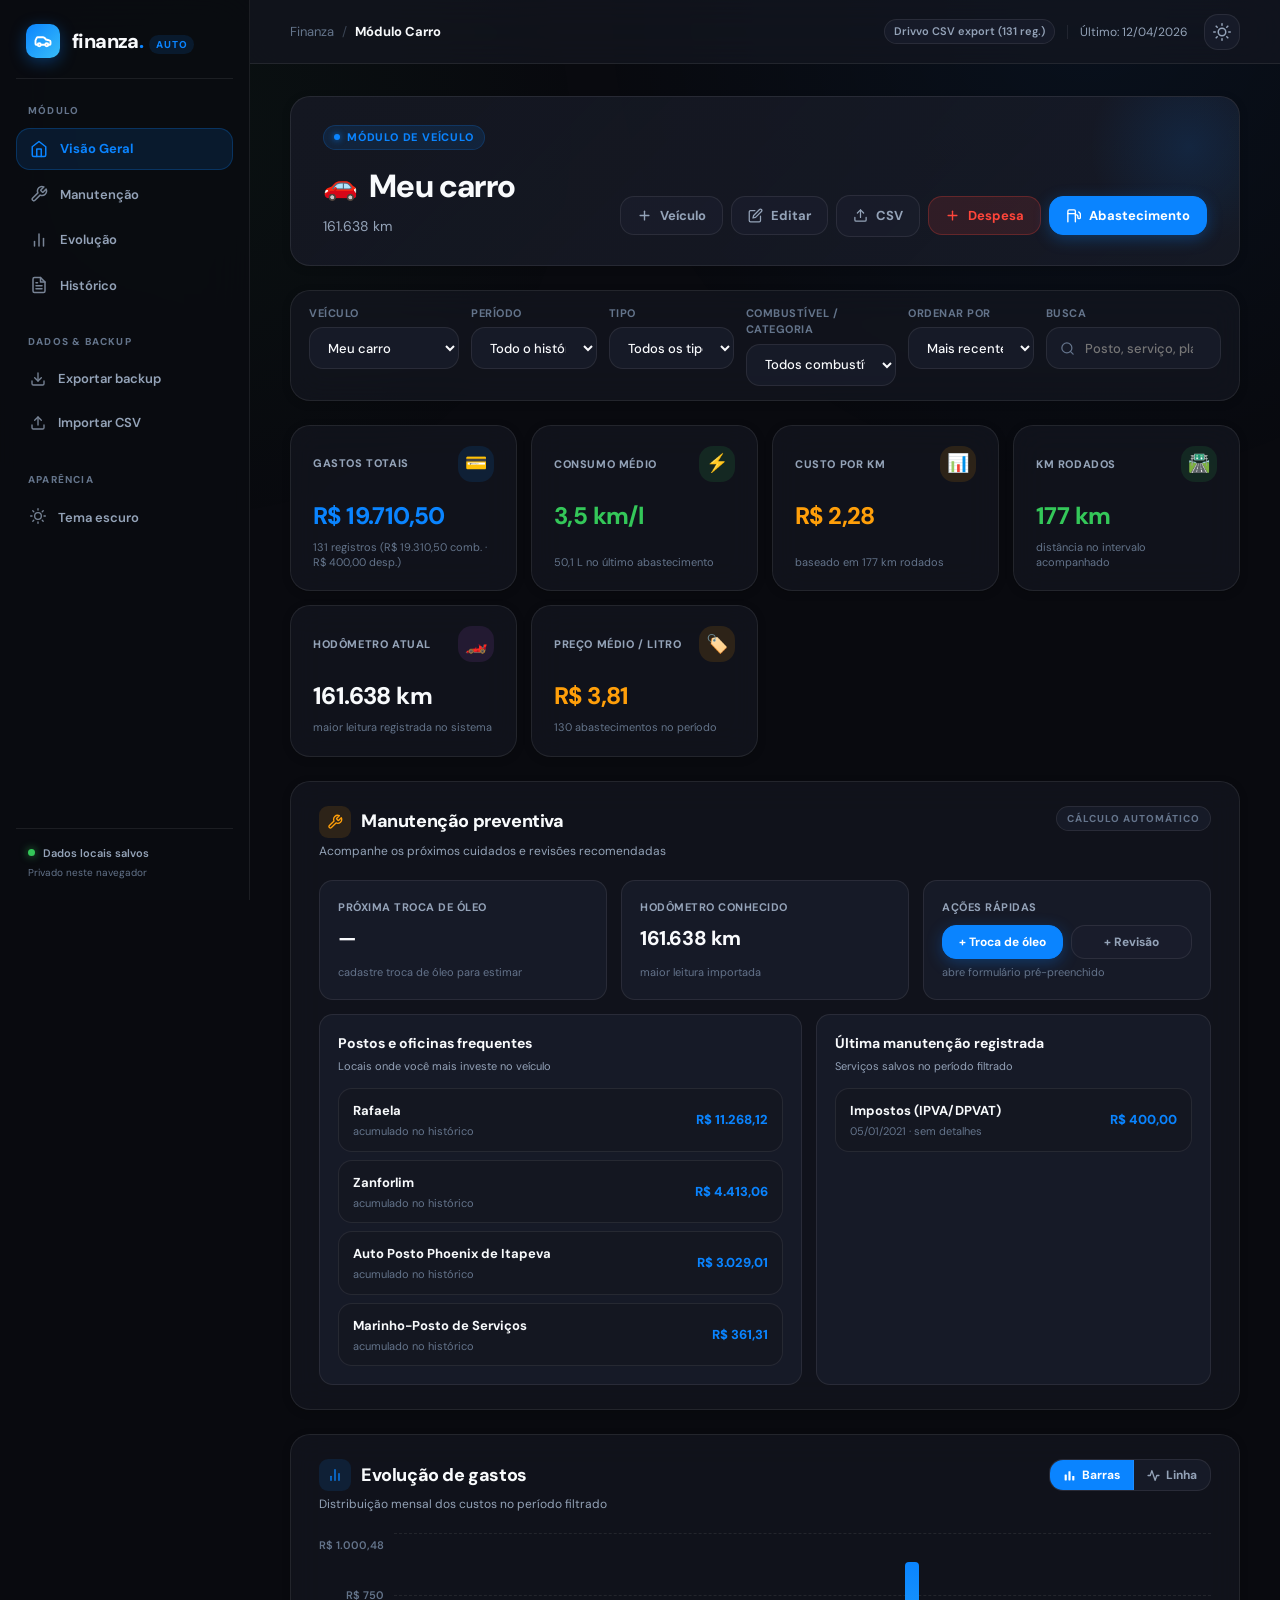
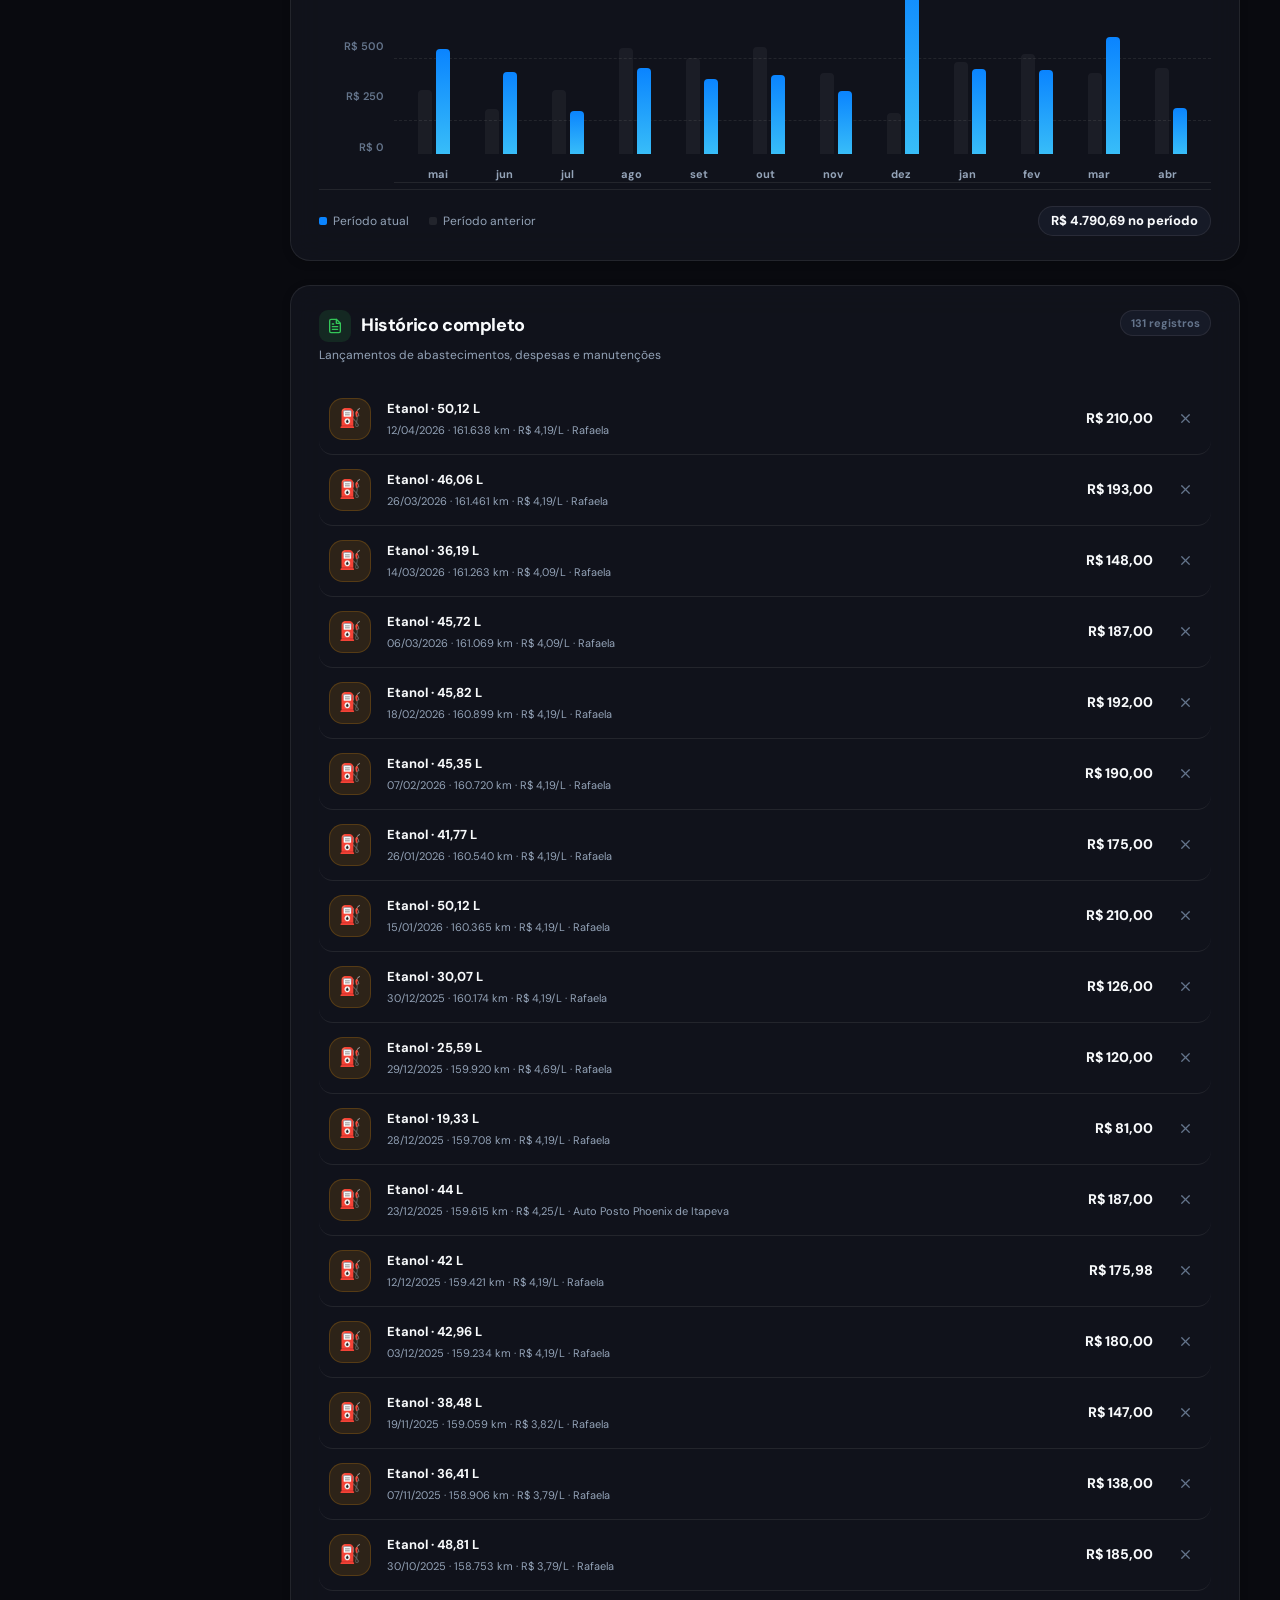
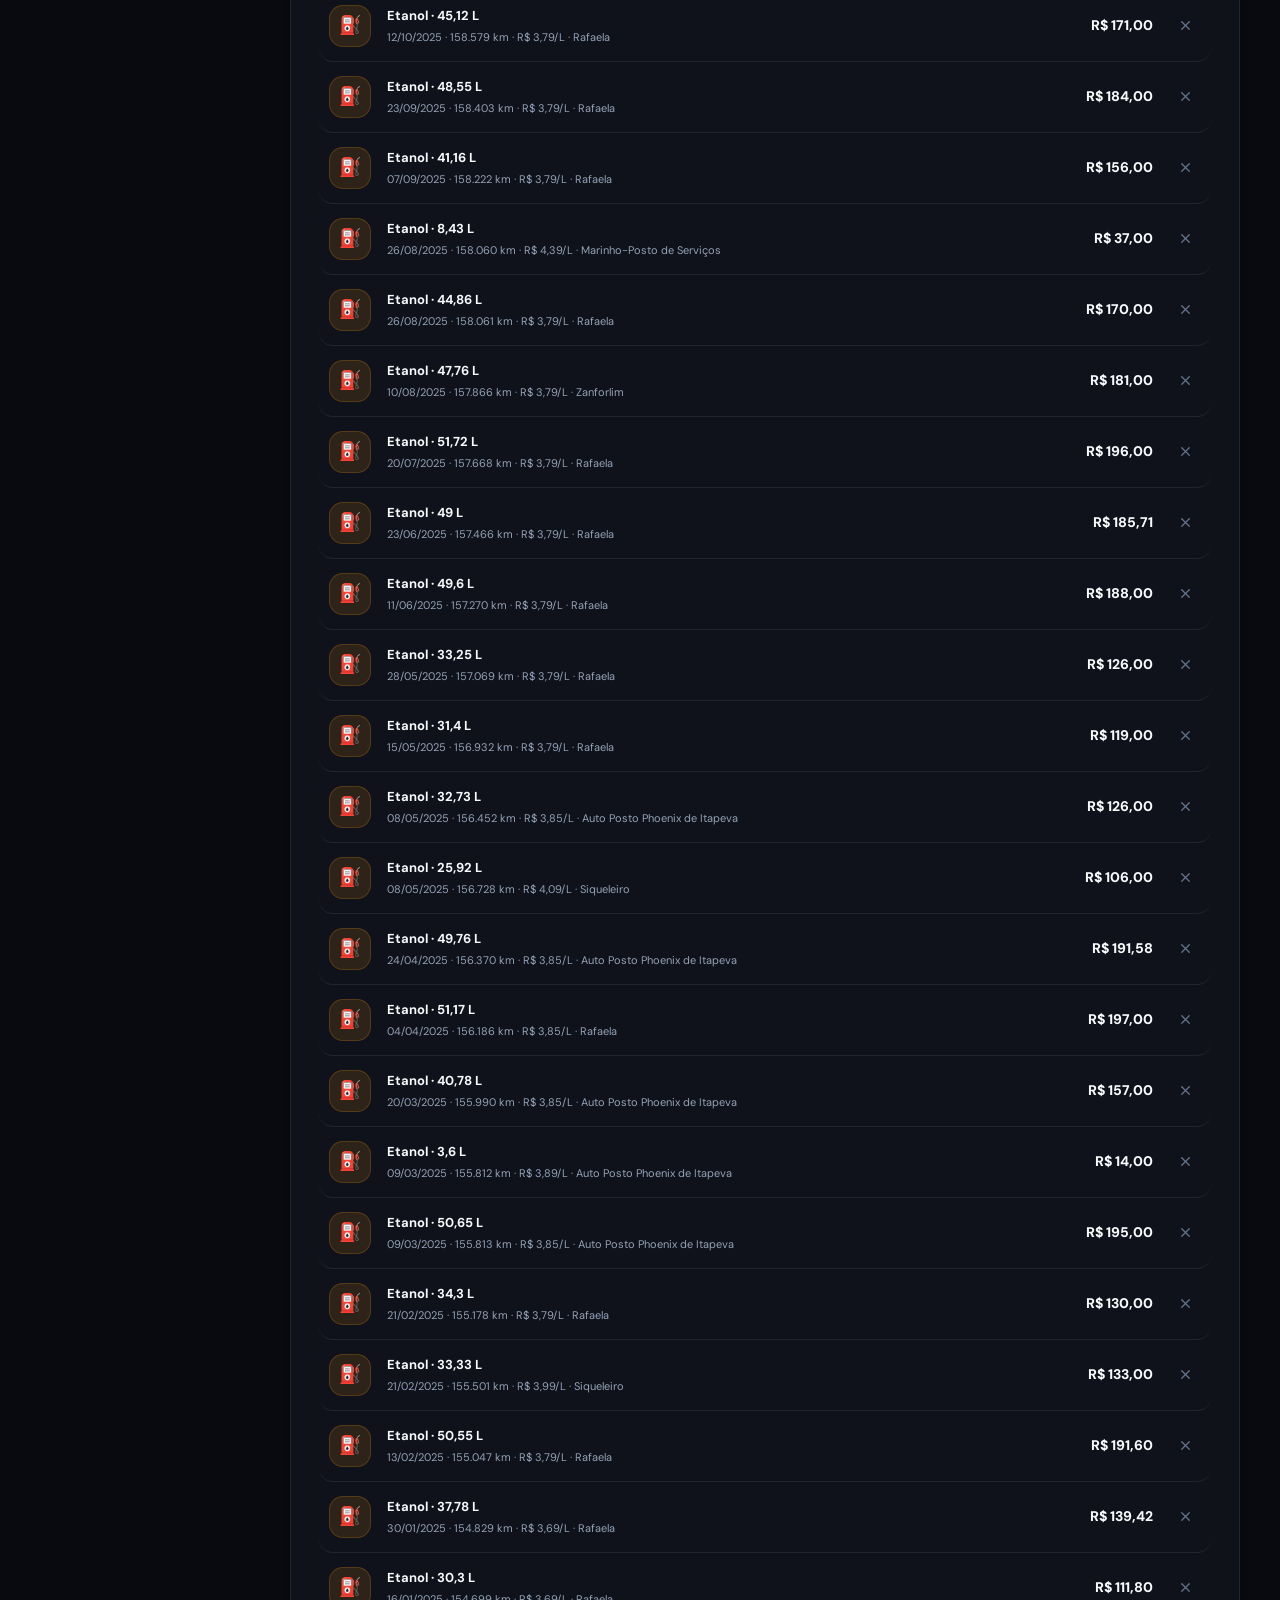
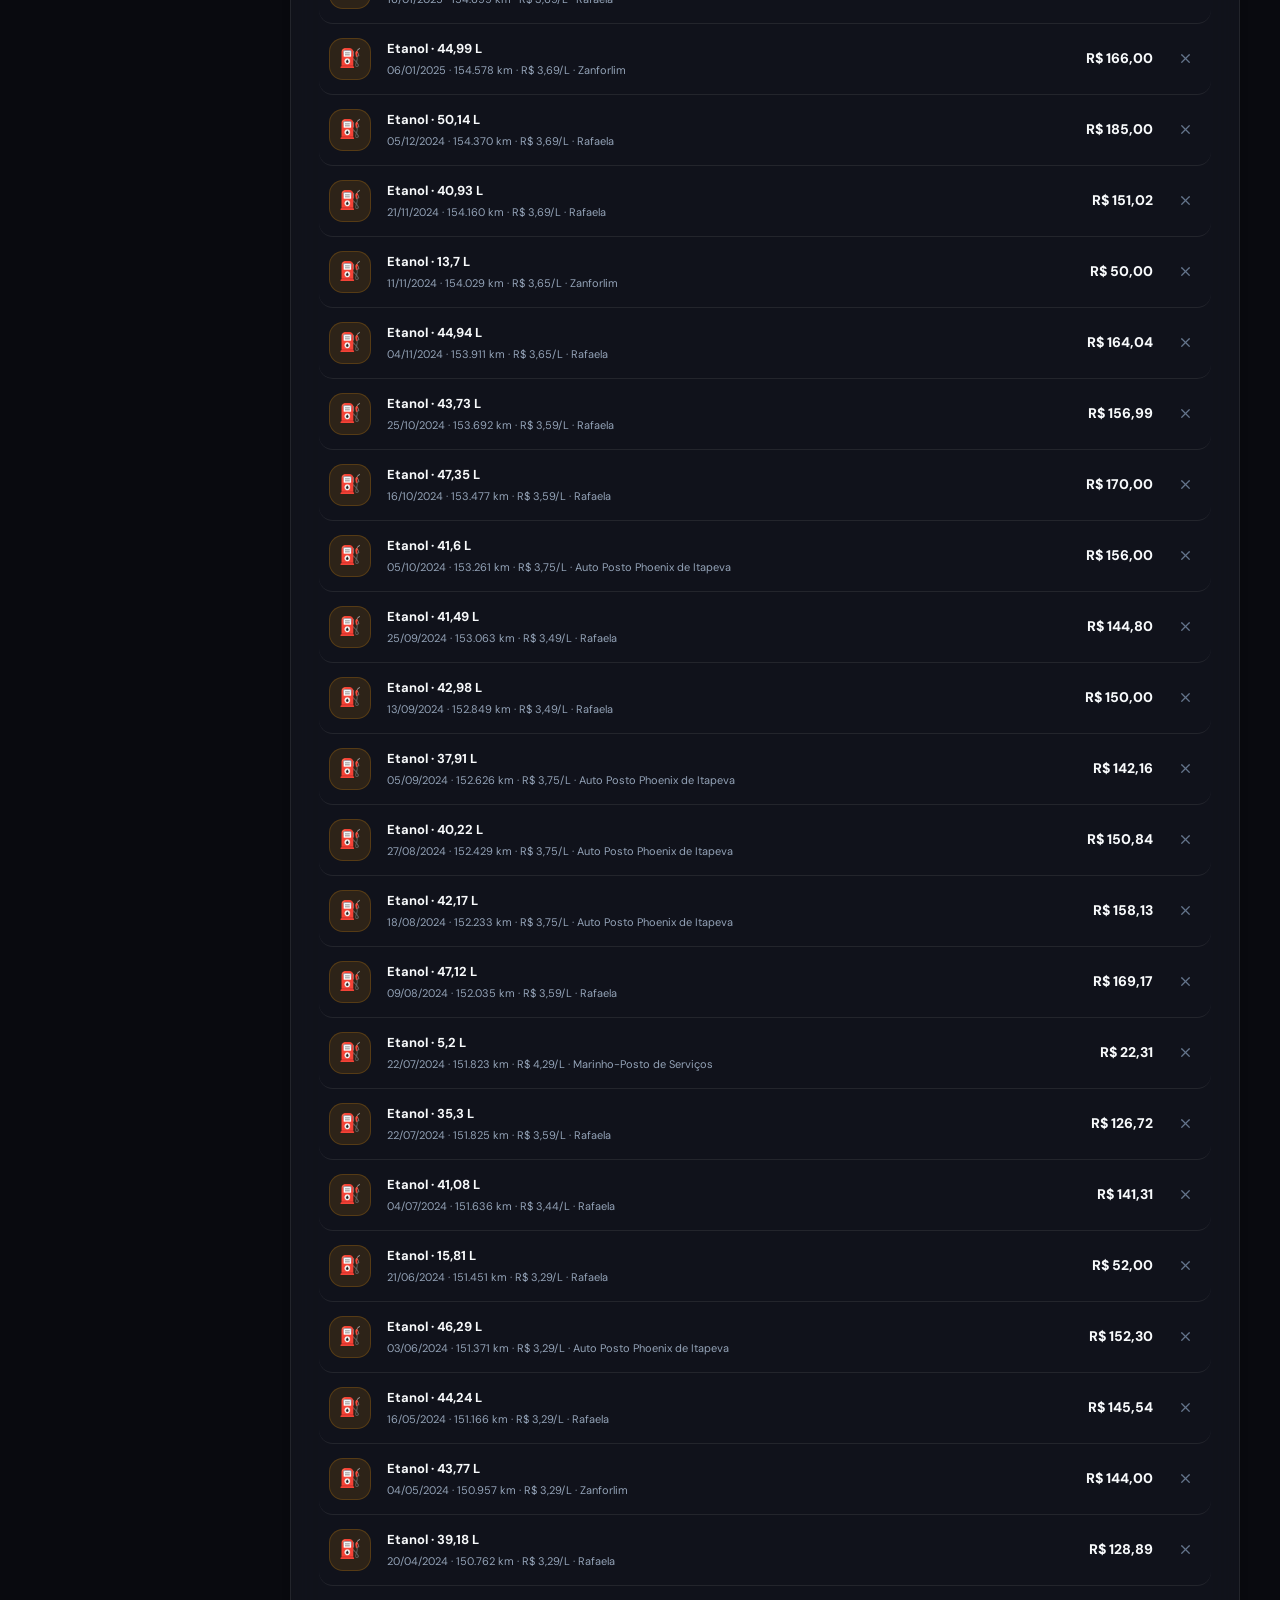
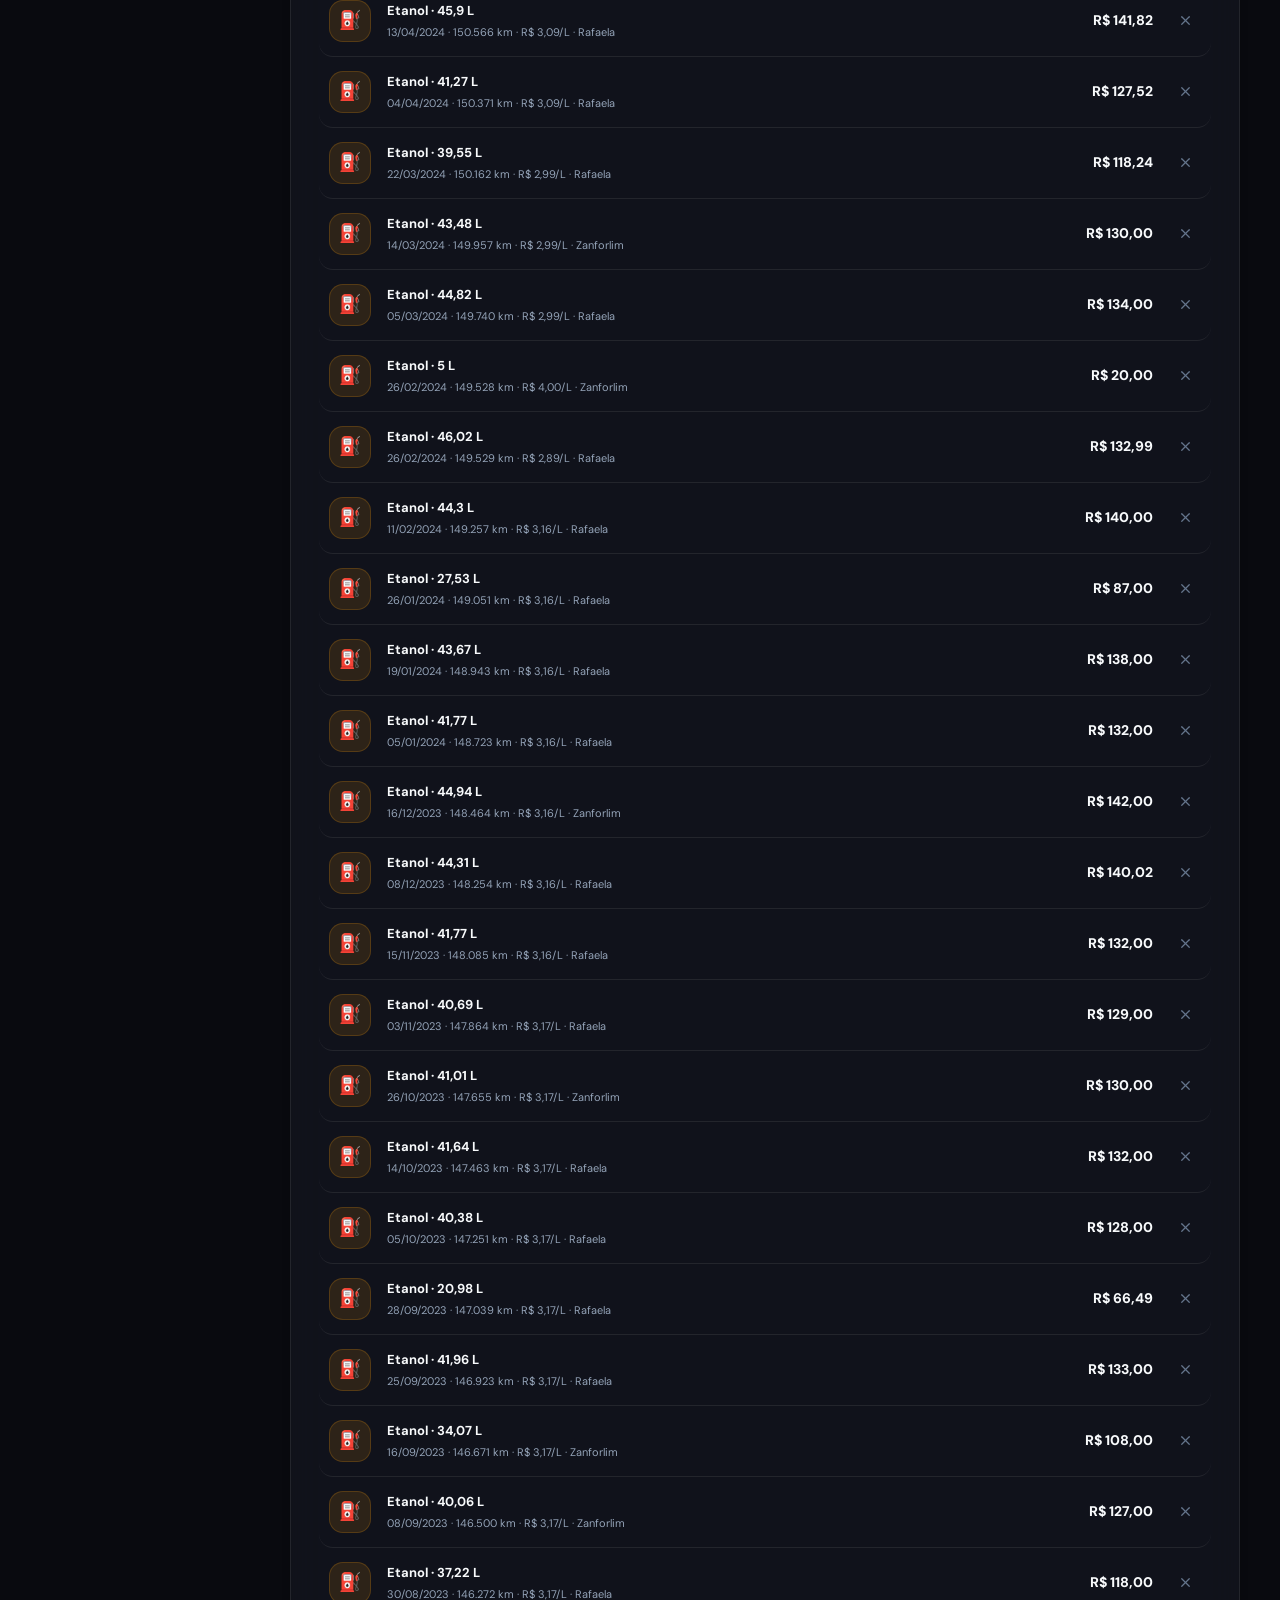
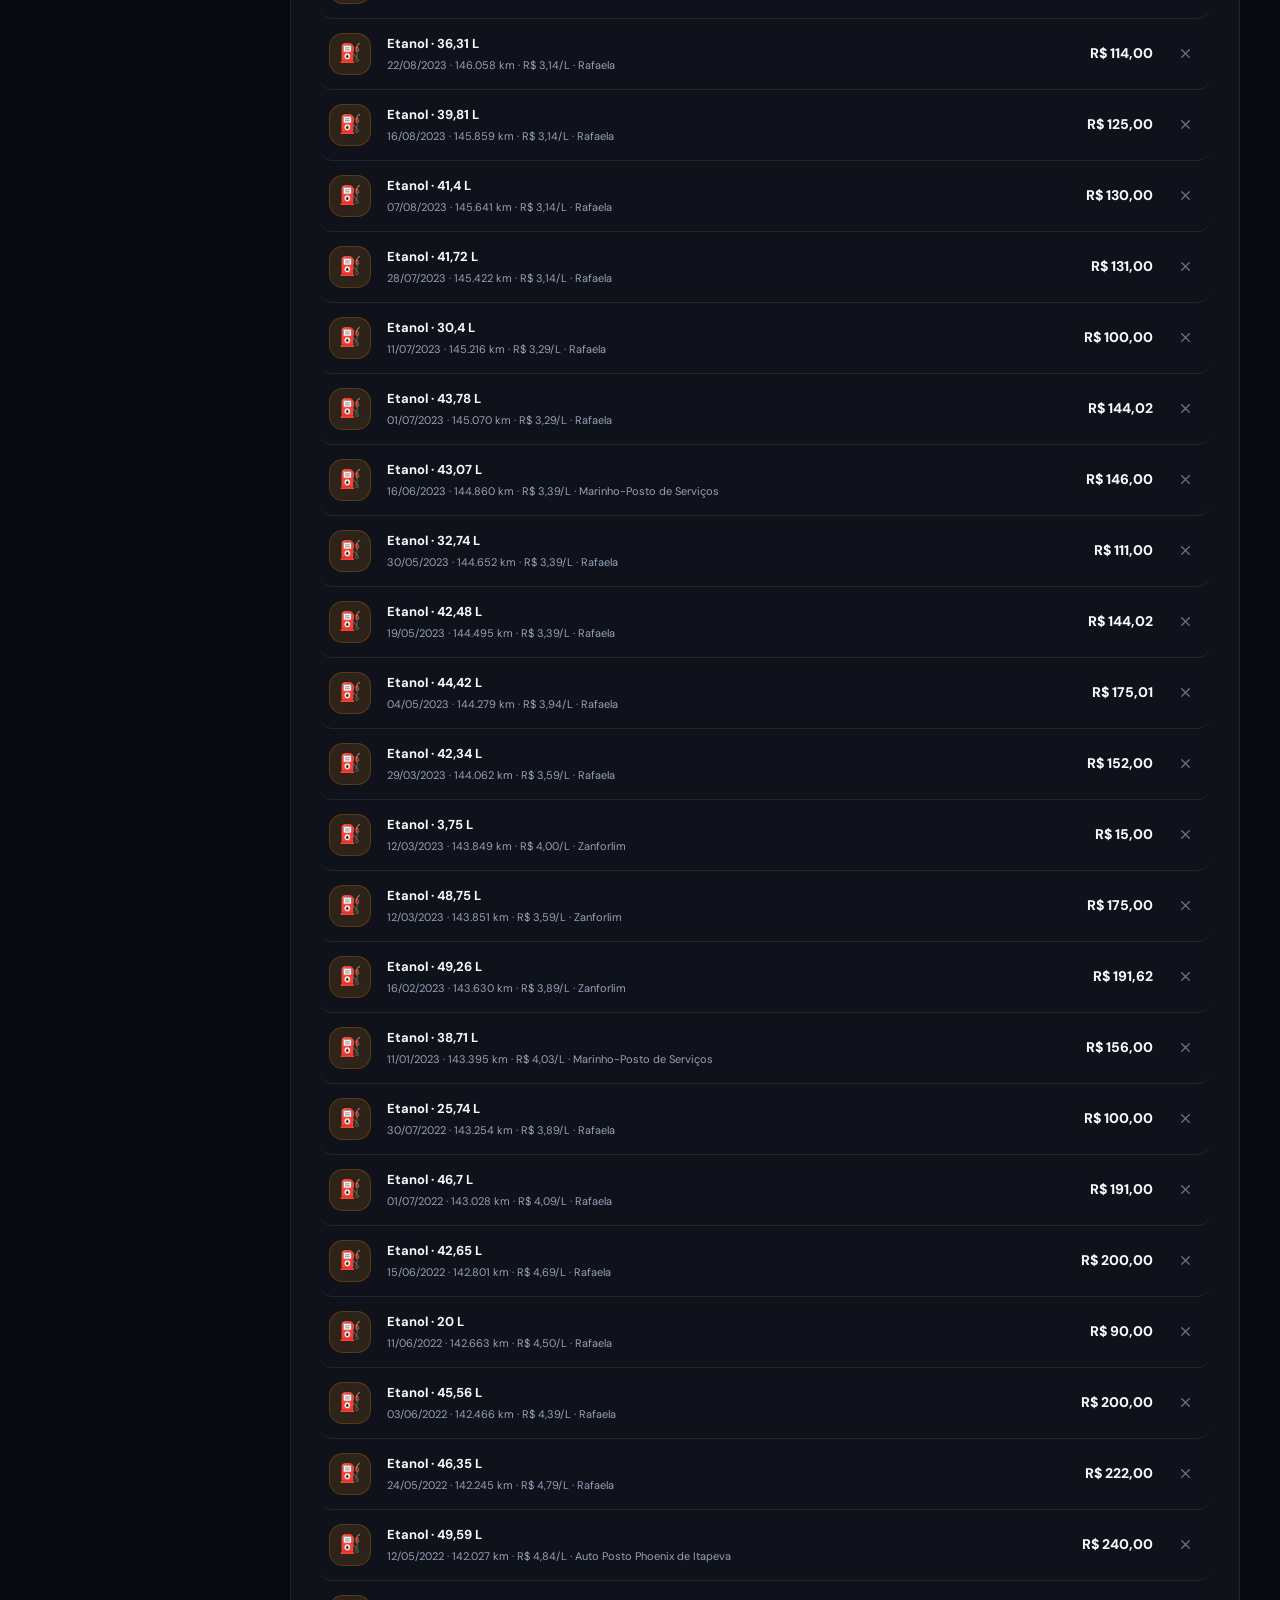
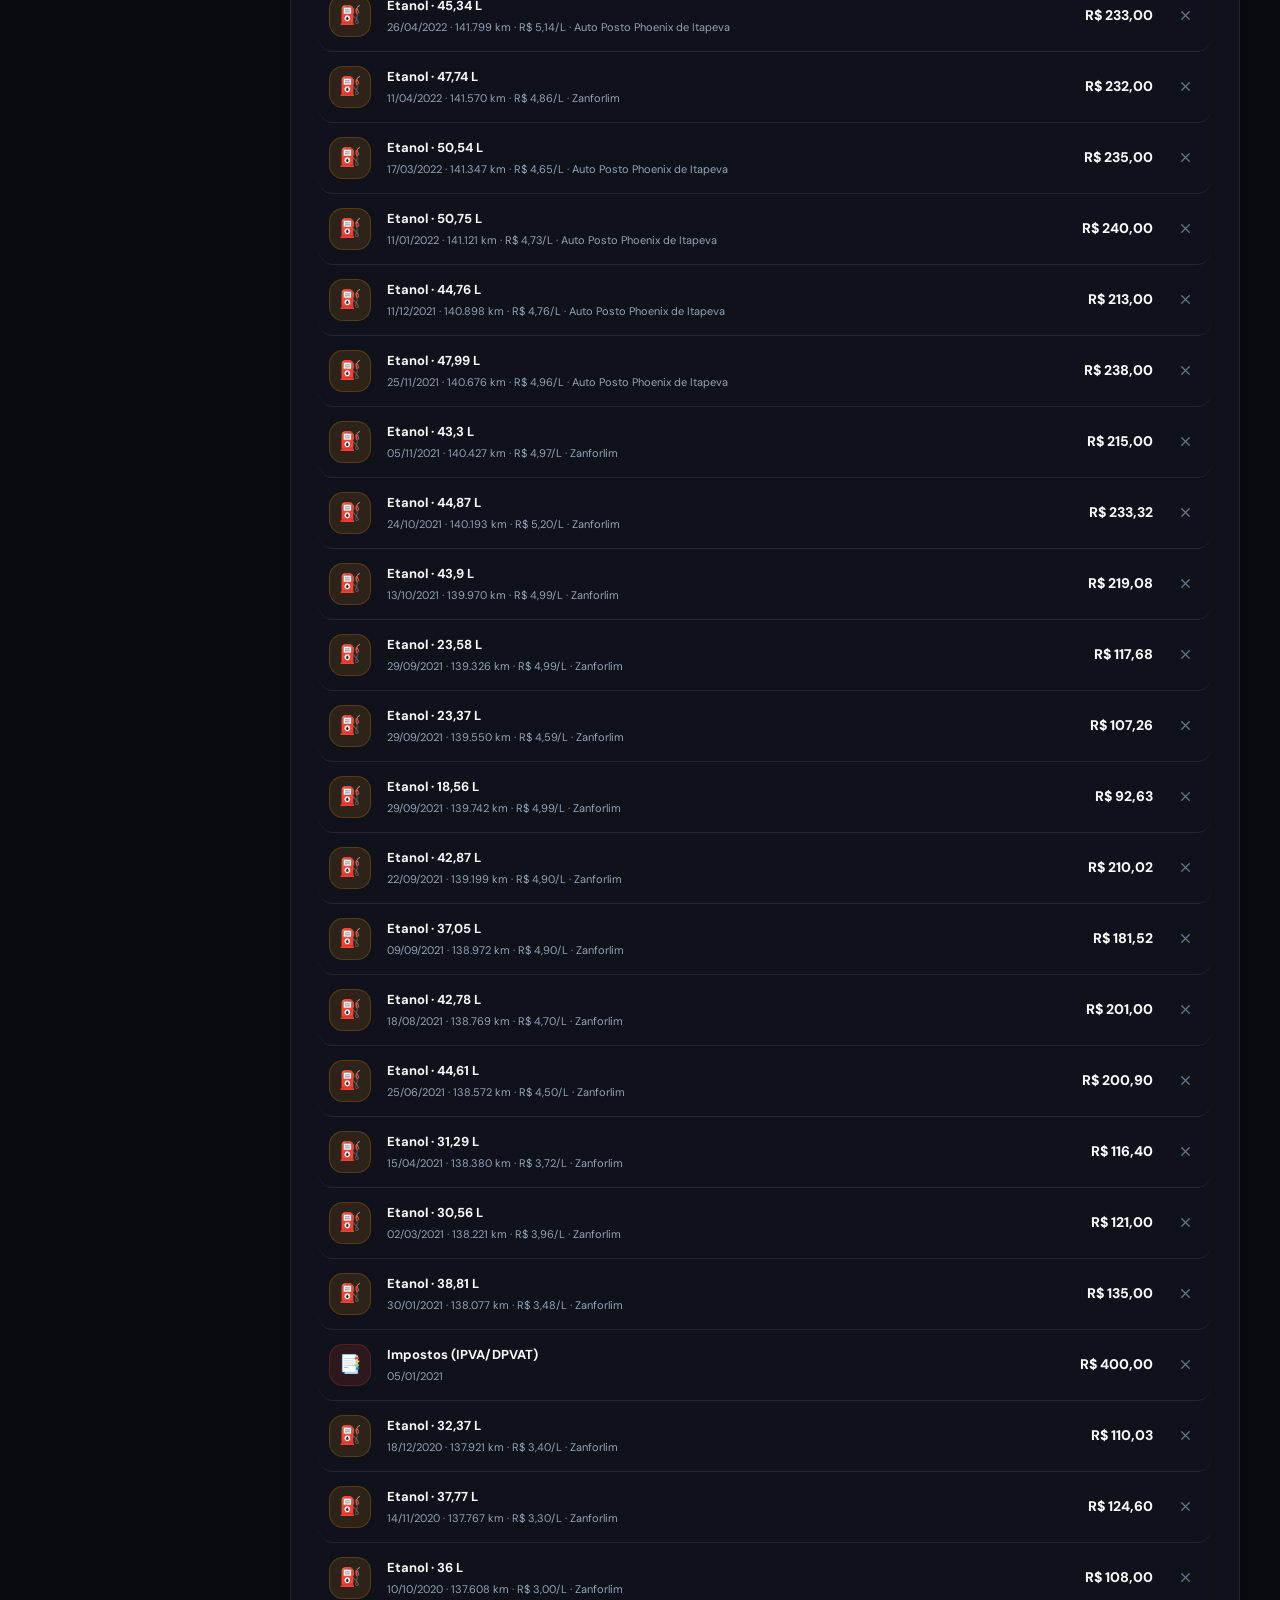
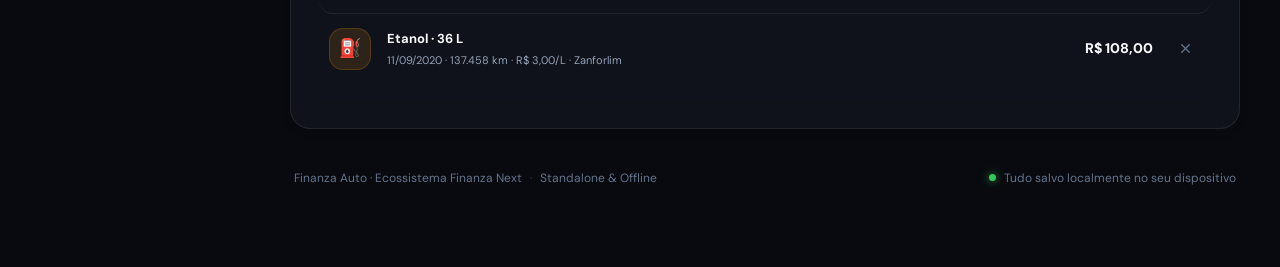
<file: index.html>
<!doctype html>
<html lang="pt-BR" data-theme="dark">
<head>
  <meta charset="UTF-8">
  <meta name="viewport" content="width=device-width, initial-scale=1.0">
  <meta name="theme-color" content="#090a0f">
  <title>Finanza · Carro</title>
  <link rel="preconnect" href="https://fonts.googleapis.com">
  <link rel="preconnect" href="https://fonts.gstatic.com" crossorigin>
  <link href="https://fonts.googleapis.com/css2?family=DM+Sans:ital,opsz,wght@0,9..40,400..800;1,9..40,400..800&display=swap" rel="stylesheet">
  <link rel="stylesheet" href="styles.css?v=next-ui">
</head>
<body>
  <div class="app-shell">
    <aside class="sidebar" id="sidebar">
      <div class="sidebar-header">
        <a class="brand" href="#inicio">
          <span class="brand-mark">
            <svg width="18" height="18" viewBox="0 0 24 24" fill="none" stroke="currentColor" stroke-width="2.5" stroke-linecap="round" stroke-linejoin="round">
              <path d="M19 17h2c.6 0 1-.4 1-1v-3c0-.9-.7-1.7-1.5-1.9C18.7 10.6 16 10 16 10s-1.3-1.4-2.2-2.3c-.5-.4-1.1-.7-1.8-.7H5c-.6 0-1.1.4-1.4.9l-1.4 2.9A3.7 3.7 0 0 0 2 12v4c0 .6.4 1 1 1h2"/>
              <circle cx="7" cy="17" r="2"/>
              <path d="M9 17h6"/>
              <circle cx="17" cy="17" r="2"/>
            </svg>
          </span>
          <span class="brand-text">finanza<span class="brand-dot">.</span><small class="brand-module">auto</small></span>
        </a>
      </div>

      <div class="sidebar-label">MÓDULO</div>
      <nav class="side-nav" aria-label="Navegação do módulo">
        <a class="nav-item active" href="#inicio">
          <svg width="18" height="18" viewBox="0 0 24 24" fill="none" stroke="currentColor" stroke-width="2" stroke-linecap="round" stroke-linejoin="round"><path d="m3 9 9-7 9 7v11a2 2 0 0 1-2 2H5a2 2 0 0 1-2-2z"/><polyline points="9 22 9 12 15 12 15 22"/></svg>
          <span>Visão Geral</span>
        </a>
        <a class="nav-item" href="#manutencao">
          <svg width="18" height="18" viewBox="0 0 24 24" fill="none" stroke="currentColor" stroke-width="2" stroke-linecap="round" stroke-linejoin="round"><path d="M14.7 6.3a1 1 0 0 0 0 1.4l1.6 1.6a1 1 0 0 0 1.4 0l3.77-3.77a6 6 0 0 1-7.94 7.94l-6.91 6.91a2.12 2.12 0 0 1-3-3l6.91-6.91a6 6 0 0 1 7.94-7.94l-3.76 3.76z"/></svg>
          <span>Manutenção</span>
        </a>
        <a class="nav-item" href="#evolucao">
          <svg width="18" height="18" viewBox="0 0 24 24" fill="none" stroke="currentColor" stroke-width="2" stroke-linecap="round" stroke-linejoin="round"><line x1="18" y1="20" x2="18" y2="10"/><line x1="12" y1="20" x2="12" y2="4"/><line x1="6" y1="20" x2="6" y2="14"/></svg>
          <span>Evolução</span>
        </a>
        <a class="nav-item" href="#historico">
          <svg width="18" height="18" viewBox="0 0 24 24" fill="none" stroke="currentColor" stroke-width="2" stroke-linecap="round" stroke-linejoin="round"><path d="M14 2H6a2 2 0 0 0-2 2v16a2 2 0 0 0 2 2h12a2 2 0 0 0 2-2V8z"/><polyline points="14 2 14 8 20 8"/><line x1="16" y1="13" x2="8" y2="13"/><line x1="16" y1="17" x2="8" y2="17"/><polyline points="10 9 9 9 8 9"/></svg>
          <span>Histórico</span>
        </a>
      </nav>

      <div class="sidebar-label sidebar-spaced">DADOS & BACKUP</div>
      <div class="side-actions">
        <button class="side-action" id="exportButton">
          <svg width="16" height="16" viewBox="0 0 24 24" fill="none" stroke="currentColor" stroke-width="2" stroke-linecap="round" stroke-linejoin="round"><path d="M21 15v4a2 2 0 0 1-2 2H5a2 2 0 0 1-2-2v-4"/><polyline points="7 10 12 15 17 10"/><line x1="12" y1="15" x2="12" y2="3"/></svg>
          <span>Exportar backup</span>
        </button>
        <label class="side-action" for="sideImport">
          <svg width="16" height="16" viewBox="0 0 24 24" fill="none" stroke="currentColor" stroke-width="2" stroke-linecap="round" stroke-linejoin="round"><path d="M21 15v4a2 2 0 0 1-2 2H5a2 2 0 0 1-2-2v-4"/><polyline points="17 8 12 3 7 8"/><line x1="12" y1="3" x2="12" y2="15"/></svg>
          <span>Importar CSV</span>
          <input id="sideImport" type="file" accept=".csv,text/csv,.txt" hidden>
        </label>
      </div>

      <div class="sidebar-label sidebar-spaced">APARÊNCIA</div>
      <button class="side-action" id="themeToggleBtn">
        <span id="themeIcon">
          <svg width="16" height="16" viewBox="0 0 24 24" fill="none" stroke="currentColor" stroke-width="2" stroke-linecap="round" stroke-linejoin="round"><circle cx="12" cy="12" r="5"/><line x1="12" y1="1" x2="12" y2="3"/><line x1="12" y1="21" x2="12" y2="23"/><line x1="4.22" y1="4.22" x2="5.64" y2="5.64"/><line x1="18.36" y1="18.36" x2="19.78" y2="19.78"/><line x1="1" y1="12" x2="3" y2="12"/><line x1="21" y1="12" x2="23" y2="12"/><line x1="4.22" y1="19.78" x2="5.64" y2="18.36"/><line x1="18.36" y1="5.64" x2="19.78" y2="4.22"/></svg>
        </span>
        <span id="themeLabel">Alternar tema</span>
      </button>

      <div class="sidebar-foot">
        <div class="status-indicator">
          <span class="online-dot"></span>
          <span>Dados locais salvos</span>
        </div>
        <small>Privado neste navegador</small>
      </div>
    </aside>

    <div class="sidebar-backdrop" id="sidebarBackdrop"></div>

    <main class="main" id="inicio">
      <header class="topbar">
        <div class="topbar-left">
          <button class="mobile-menu" id="mobileMenu" aria-label="Abrir menu lateral">
            <svg width="22" height="22" viewBox="0 0 24 24" fill="none" stroke="currentColor" stroke-width="2" stroke-linecap="round" stroke-linejoin="round"><line x1="3" y1="12" x2="21" y2="12"/><line x1="3" y1="6" x2="21" y2="6"/><line x1="3" y1="18" x2="21" y2="18"/></svg>
          </button>
          <div class="crumb">
            <span>Finanza</span>
            <span class="crumb-sep">/</span>
            <strong>Módulo Carro</strong>
          </div>
        </div>
        <div class="topbar-right">
          <div class="top-meta">
            <span class="meta-tag" id="dataSourceLabel">CSV Drivvo</span>
            <span class="top-divider"></span>
            <span class="meta-date" id="lastUpdated">—</span>
          </div>
          <button class="topbar-icon-btn" id="topThemeToggle" aria-label="Alternar tema claro/escuro" title="Alternar tema">
            <svg class="sun-icon" width="18" height="18" viewBox="0 0 24 24" fill="none" stroke="currentColor" stroke-width="2" stroke-linecap="round" stroke-linejoin="round"><circle cx="12" cy="12" r="5"/><line x1="12" y1="1" x2="12" y2="3"/><line x1="12" y1="21" x2="12" y2="23"/><line x1="4.22" y1="4.22" x2="5.64" y2="5.64"/><line x1="18.36" y1="18.36" x2="19.78" y2="19.78"/><line x1="1" y1="12" x2="3" y2="12"/><line x1="21" y1="12" x2="23" y2="12"/><line x1="4.22" y1="19.78" x2="5.64" y2="18.36"/><line x1="18.36" y1="5.64" x2="19.78" y2="4.22"/></svg>
          </button>
        </div>
      </header>

      <div class="page-wrap">
        <!-- Hero Header -->
        <section class="page-head">
          <div class="page-head-content">
            <div class="eyebrow">
              <span class="live-dot"></span>
              <span>MÓDULO DE VEÍCULO</span>
            </div>
            <h1 class="page-title">
              <span class="car-title-icon">🚗</span>
              <span id="carTitleView">Meu carro</span>
            </h1>
            <p class="page-sub" id="carSubView">Consumo, abastecimentos e despesas organizadas</p>
          </div>
          <div class="car-actions">
            <button class="btn btn-ghost" id="newVehicleButton">
              <svg width="15" height="15" viewBox="0 0 24 24" fill="none" stroke="currentColor" stroke-width="2.2" stroke-linecap="round" stroke-linejoin="round"><line x1="12" y1="5" x2="12" y2="19"/><line x1="5" y1="12" x2="19" y2="12"/></svg>
              Veículo
            </button>
            <button class="btn btn-ghost" id="editVehicleButton">
              <svg width="15" height="15" viewBox="0 0 24 24" fill="none" stroke="currentColor" stroke-width="2" stroke-linecap="round" stroke-linejoin="round"><path d="M11 4H4a2 2 0 0 0-2 2v14a2 2 0 0 0 2 2h14a2 2 0 0 0 2-2v-7"/><path d="M18.5 2.5a2.121 2.121 0 0 1 3 3L12 15l-4 1 1-4 9.5-9.5z"/></svg>
              Editar
            </button>
            <label class="btn btn-ghost" for="carCsvFile">
              <svg width="15" height="15" viewBox="0 0 24 24" fill="none" stroke="currentColor" stroke-width="2" stroke-linecap="round" stroke-linejoin="round"><path d="M21 15v4a2 2 0 0 1-2 2H5a2 2 0 0 1-2-2v-4"/><polyline points="17 8 12 3 7 8"/><line x1="12" y1="3" x2="12" y2="15"/></svg>
              CSV
            </label>
            <input id="carCsvFile" type="file" accept=".csv,text/csv,.txt" hidden>
            <button class="btn btn-secondary" id="newExpenseButton">
              <svg width="15" height="15" viewBox="0 0 24 24" fill="none" stroke="currentColor" stroke-width="2.2" stroke-linecap="round" stroke-linejoin="round"><line x1="12" y1="5" x2="12" y2="19"/><line x1="5" y1="12" x2="19" y2="12"/></svg>
              Despesa
            </button>
            <button class="btn btn-primary" id="newFuelButton">
              <svg width="15" height="15" viewBox="0 0 24 24" fill="none" stroke="currentColor" stroke-width="2.2" stroke-linecap="round" stroke-linejoin="round"><path d="M3 22V5a2 2 0 0 1 2-2h8a2 2 0 0 1 2 2v17"/><path d="M15 11h2a2 2 0 0 1 2 2v2a2 2 0 0 0 2 2 2 2 0 0 0 2-2V9.83a2 2 0 0 0-.59-1.42L20.5 6.5"/><path d="M3 9h12"/></svg>
              Abastecimento
            </button>
          </div>
        </section>

        <!-- Filters Bar -->
        <section class="filterbar-card" aria-label="Filtros e busca do histórico">
          <div class="filterbar">
            <div class="filter-field">
              <label for="carVehicleFilter">Veículo</label>
              <select id="carVehicleFilter" aria-label="Filtrar por Veículo"></select>
            </div>
            <div class="filter-field">
              <label for="carPeriodFilter">Período</label>
              <select id="carPeriodFilter" aria-label="Filtrar por Período">
                <option value="month">Mês atual</option>
                <option value="30d">Últimos 30 dias</option>
                <option value="90d">Últimos 90 dias</option>
                <option value="year">Ano atual</option>
                <option value="all">Todo o histórico</option>
                <option value="custom">Personalizado</option>
              </select>
            </div>
            <div class="filter-field">
              <label for="carTypeFilter">Tipo</label>
              <select id="carTypeFilter" aria-label="Filtrar por Tipo">
                <option value="all">Todos os tipos</option>
                <option value="fuel">Abastecimento</option>
                <option value="expense">Despesa</option>
              </select>
            </div>
            <div class="filter-field">
              <label for="carKindFilter">Combustível / Categoria</label>
              <select id="carKindFilter" aria-label="Filtrar por Categoria"></select>
            </div>
            <div class="filter-field">
              <label for="carSortFilter">Ordenar por</label>
              <select id="carSortFilter" aria-label="Ordenar">
                <option value="date_desc">Mais recentes</option>
                <option value="date_asc">Mais antigos</option>
                <option value="odo_desc">Maior quilometragem</option>
                <option value="odo_asc">Menor quilometragem</option>
                <option value="amount_desc">Maior valor</option>
                <option value="amount_asc">Menor valor</option>
              </select>
            </div>
            <div class="filter-field filter-search">
              <label for="carSearchFilter">Busca</label>
              <div class="search-input-wrap">
                <svg width="15" height="15" viewBox="0 0 24 24" fill="none" stroke="currentColor" stroke-width="2" stroke-linecap="round" stroke-linejoin="round"><circle cx="11" cy="11" r="8"/><line x1="21" y1="21" x2="16.65" y2="16.65"/></svg>
                <input id="carSearchFilter" type="search" placeholder="Posto, serviço, placa..." aria-label="Buscar no histórico">
              </div>
            </div>
          </div>
          <div class="custom-range" id="customRange">
            <div class="range-wrap">
              <label>De: <input id="carFromFilter" type="date" aria-label="Data inicial"></label>
              <span class="range-sep">até</span>
              <label>Até: <input id="carToFilter" type="date" aria-label="Data final"></label>
            </div>
          </div>
        </section>

        <!-- KPI Metrics Grid -->
        <section class="insight-grid" id="carStats"></section>

        <!-- Preventive Maintenance Panel -->
        <section class="panel maintenance-panel" id="manutencao">
          <div class="panel-head">
            <div>
              <div class="panel-title-wrap">
                <span class="panel-icon-badge badge-amber">
                  <svg width="16" height="16" viewBox="0 0 24 24" fill="none" stroke="currentColor" stroke-width="2" stroke-linecap="round" stroke-linejoin="round"><path d="M14.7 6.3a1 1 0 0 0 0 1.4l1.6 1.6a1 1 0 0 0 1.4 0l3.77-3.77a6 6 0 0 1-7.94 7.94l-6.91 6.91a2.12 2.12 0 0 1-3-3l6.91-6.91a6 6 0 0 1 7.94-7.94l-3.76 3.76z"/></svg>
                </span>
                <h2 class="panel-title">Manutenção preventiva</h2>
              </div>
              <p class="panel-sub">Acompanhe os próximos cuidados e revisões recomendadas</p>
            </div>
            <div class="panel-kicker">CÁLCULO AUTOMÁTICO</div>
          </div>
          <div id="carMaintenancePanel"></div>
        </section>

        <!-- Evolution Chart Panel -->
        <section class="panel chart-panel" id="evolucao">
          <div class="panel-head">
            <div>
              <div class="panel-title-wrap">
                <span class="panel-icon-badge badge-blue">
                  <svg width="16" height="16" viewBox="0 0 24 24" fill="none" stroke="currentColor" stroke-width="2" stroke-linecap="round" stroke-linejoin="round"><line x1="18" y1="20" x2="18" y2="10"/><line x1="12" y1="20" x2="12" y2="4"/><line x1="6" y1="20" x2="6" y2="14"/></svg>
                </span>
                <h2 class="panel-title">Evolução de gastos</h2>
              </div>
              <p class="panel-sub">Distribuição mensal dos custos no período filtrado</p>
            </div>
            <div class="view-toggle">
              <button class="view-btn active" id="carChartBars">
                <svg width="13" height="13" viewBox="0 0 24 24" fill="currentColor"><rect x="3" y="10" width="4" height="11" rx="1"/><rect x="10" y="4" width="4" height="17" rx="1"/><rect x="17" y="13" width="4" height="8" rx="1"/></svg>
                Barras
              </button>
              <button class="view-btn" id="carChartLine">
                <svg width="13" height="13" viewBox="0 0 24 24" fill="none" stroke="currentColor" stroke-width="2.5" stroke-linecap="round" stroke-linejoin="round"><polyline points="22 12 18 12 15 21 9 3 6 12 2 12"/></svg>
                Linha
              </button>
            </div>
          </div>

          <div class="chart-shell">
            <div class="chart-axis">
              <span id="axisTop">R$ 1.000</span>
              <span>R$ 750</span>
              <span>R$ 500</span>
              <span>R$ 250</span>
              <span>R$ 0</span>
            </div>
            <div class="chart-box">
              <div class="chart-gridline g1"></div>
              <div class="chart-gridline g2"></div>
              <div class="chart-gridline g3"></div>
              <div class="chart-gridline g4"></div>
              <div class="chart-bars" id="spendChart"></div>
              <div class="chart-labels" id="spendLabels"></div>
            </div>
          </div>

          <div class="chart-legend">
            <div class="legend-items">
              <span class="legend-item"><i class="legend-current"></i> Período atual</span>
              <span class="legend-item"><i class="legend-previous"></i> Período anterior</span>
            </div>
            <strong class="chart-total-badge" id="chartTotal">R$ 0,00 no período</strong>
          </div>
        </section>

        <!-- History Panel -->
        <section class="panel history-panel" id="historico">
          <div class="panel-head">
            <div>
              <div class="panel-title-wrap">
                <span class="panel-icon-badge badge-mint">
                  <svg width="16" height="16" viewBox="0 0 24 24" fill="none" stroke="currentColor" stroke-width="2" stroke-linecap="round" stroke-linejoin="round"><path d="M14 2H6a2 2 0 0 0-2 2v16a2 2 0 0 0 2 2h12a2 2 0 0 0 2-2V8z"/><polyline points="14 2 14 8 20 8"/><line x1="16" y1="13" x2="8" y2="13"/><line x1="16" y1="17" x2="8" y2="17"/><polyline points="10 9 9 9 8 9"/></svg>
                </span>
                <h2 class="panel-title">Histórico completo</h2>
              </div>
              <p class="panel-sub">Lançamentos de abastecimentos, despesas e manutenções</p>
            </div>
            <span class="result-count" id="resultCount">0 registros</span>
          </div>
          <div class="history-list" id="carList"></div>
          <div class="import-status" id="carImportStatus"></div>
        </section>

        <!-- Footer -->
        <footer class="footer">
          <div class="footer-left">
            <span>Finanza Auto · Ecossistema Finanza Next</span>
            <span class="footer-sep">·</span>
            <span>Standalone & Offline</span>
          </div>
          <div class="footer-right">
            <span class="online-dot"></span>
            <span>Tudo salvo localmente no seu dispositivo</span>
          </div>
        </footer>
      </div>
    </main>
  </div>

  <!-- Entry Modal -->
  <div class="modal-overlay" id="carModal">
    <section class="modal" role="dialog" aria-modal="true" aria-labelledby="carModalTitle">
      <button class="modal-close" data-close="carModal" aria-label="Fechar modal">
        <svg width="20" height="20" viewBox="0 0 24 24" fill="none" stroke="currentColor" stroke-width="2" stroke-linecap="round" stroke-linejoin="round"><line x1="18" y1="6" x2="6" y2="18"/><line x1="6" y1="6" x2="18" y2="18"/></svg>
      </button>
      <div class="modal-eyebrow">REGISTRO VEICULAR</div>
      <h2 class="modal-title" id="carModalTitle">Novo registro</h2>
      <p class="modal-sub">Controle combustível, consumo e despesas com precisão.</p>

      <div class="type-toggle">
        <button class="type-btn active" id="fuelTypeTab" type="button">
          <svg width="16" height="16" viewBox="0 0 24 24" fill="none" stroke="currentColor" stroke-width="2" stroke-linecap="round" stroke-linejoin="round"><path d="M3 22V5a2 2 0 0 1 2-2h8a2 2 0 0 1 2 2v17"/><path d="M15 11h2a2 2 0 0 1 2 2v2a2 2 0 0 0 2 2 2 2 0 0 0 2-2V9.83a2 2 0 0 0-.59-1.42L20.5 6.5"/><path d="M3 9h12"/></svg>
          Abastecimento
        </button>
        <button class="type-btn" id="expenseTypeTab" type="button">
          <svg width="16" height="16" viewBox="0 0 24 24" fill="none" stroke="currentColor" stroke-width="2" stroke-linecap="round" stroke-linejoin="round"><path d="M14.7 6.3a1 1 0 0 0 0 1.4l1.6 1.6a1 1 0 0 0 1.4 0l3.77-3.77a6 6 0 0 1-7.94 7.94l-6.91 6.91a2.12 2.12 0 0 1-3-3l6.91-6.91a6 6 0 0 1 7.94-7.94l-3.76 3.76z"/></svg>
          Despesa
        </button>
      </div>

      <div class="form-grid">
        <label>Veículo<select id="carEntryVehicle"></select></label>
        <label>Data<input type="date" id="carDate"></label>
        <label>Hodômetro (km)<input type="number" id="carOdo" min="0" step="1" placeholder="Ex.: 162000"></label>
      </div>

      <div id="fuelFields">
        <div class="form-grid">
          <label>Combustível
            <select id="carFuelType">
              <option>Gasolina</option>
              <option>Etanol</option>
              <option>Diesel</option>
              <option>GNV</option>
              <option>Flex</option>
            </select>
          </label>
          <label>Litros<input type="number" id="carLiters" min="0" step="0.001" placeholder="Ex.: 45.2"></label>
          <label>Preço / Litro (R$)<input type="number" id="carPrice" min="0" step="0.001" placeholder="Ex.: 5.89"></label>
          <label>Total pago (R$)<input type="number" id="carAmount" min="0" step="0.01" placeholder="Ex.: 266.23"></label>
        </div>
      </div>

      <div id="expenseFields" hidden>
        <div class="form-grid">
          <label>Categoria
            <select id="carCategory">
              <option value="Maintenance">Manutenção</option>
              <option value="Insurance">Seguro</option>
              <option value="Tax">Imposto / documento</option>
              <option value="Parking">Estacionamento</option>
              <option value="Wash">Lavagem</option>
              <option value="Fine">Multa</option>
              <option value="Other">Outro</option>
            </select>
          </label>
          <label>Valor (R$)<input type="number" id="carAmountExpense" min="0" step="0.01" placeholder="Ex.: 350.00"></label>
        </div>
        <label>Descrição<input type="text" id="carTitle" placeholder="Ex.: Troca de óleo, IPVA, alinhamento..."></label>
      </div>

      <label>Posto ou Observação<input type="text" id="carNote" placeholder="Ex.: Posto Ipiranga, Oficina Silva..."></label>

      <div class="modal-actions">
        <button class="btn btn-ghost" data-close="carModal" type="button">Cancelar</button>
        <button class="btn btn-primary" id="saveCarButton" type="button">Salvar registro</button>
      </div>
    </section>
  </div>

  <!-- Vehicle Modal -->
  <div class="modal-overlay" id="carVehicleModal">
    <section class="modal small-modal" role="dialog" aria-modal="true" aria-labelledby="vehicleModalTitle">
      <button class="modal-close" data-close="carVehicleModal" aria-label="Fechar modal">
        <svg width="20" height="20" viewBox="0 0 24 24" fill="none" stroke="currentColor" stroke-width="2" stroke-linecap="round" stroke-linejoin="round"><line x1="18" y1="6" x2="6" y2="18"/><line x1="6" y1="6" x2="18" y2="18"/></svg>
      </button>
      <div class="modal-eyebrow">CADASTRO</div>
      <h2 class="modal-title" id="vehicleModalTitle">Novo veículo</h2>
      <p class="modal-sub">Cadastre carro, moto ou veículo utilitário para acompanhar.</p>
      <input type="hidden" id="carVehicleId">

      <div class="form-grid">
        <label>Nome do veículo<input id="carVehicleName" type="text" placeholder="Ex.: Astra, Honda Civic, Moto R3"></label>
        <label>Placa<input id="carPlate" type="text" placeholder="ABC1D23" style="text-transform: uppercase;"></label>
        <label>Modelo / Ano<input id="carModel" type="text" placeholder="Ex.: 2.0 2011"></label>
        <label>Hodômetro inicial (km)<input id="carVehicleOdo" type="number" min="0" placeholder="Ex.: 160000"></label>
      </div>

      <div class="modal-actions">
        <button class="btn btn-danger" id="deleteVehicleButton" type="button">Excluir</button>
        <button class="btn btn-ghost" data-close="carVehicleModal" type="button">Cancelar</button>
        <button class="btn btn-primary" id="saveVehicleButton" type="button">Salvar veículo</button>
      </div>
    </section>
  </div>

  <div class="toast" id="toast" role="status" aria-live="polite"></div>

  <script src="data/real-data.js?v=next-ui"></script>
  <script src="app.js?v=next-ui"></script>
</body>
</html>
</file>
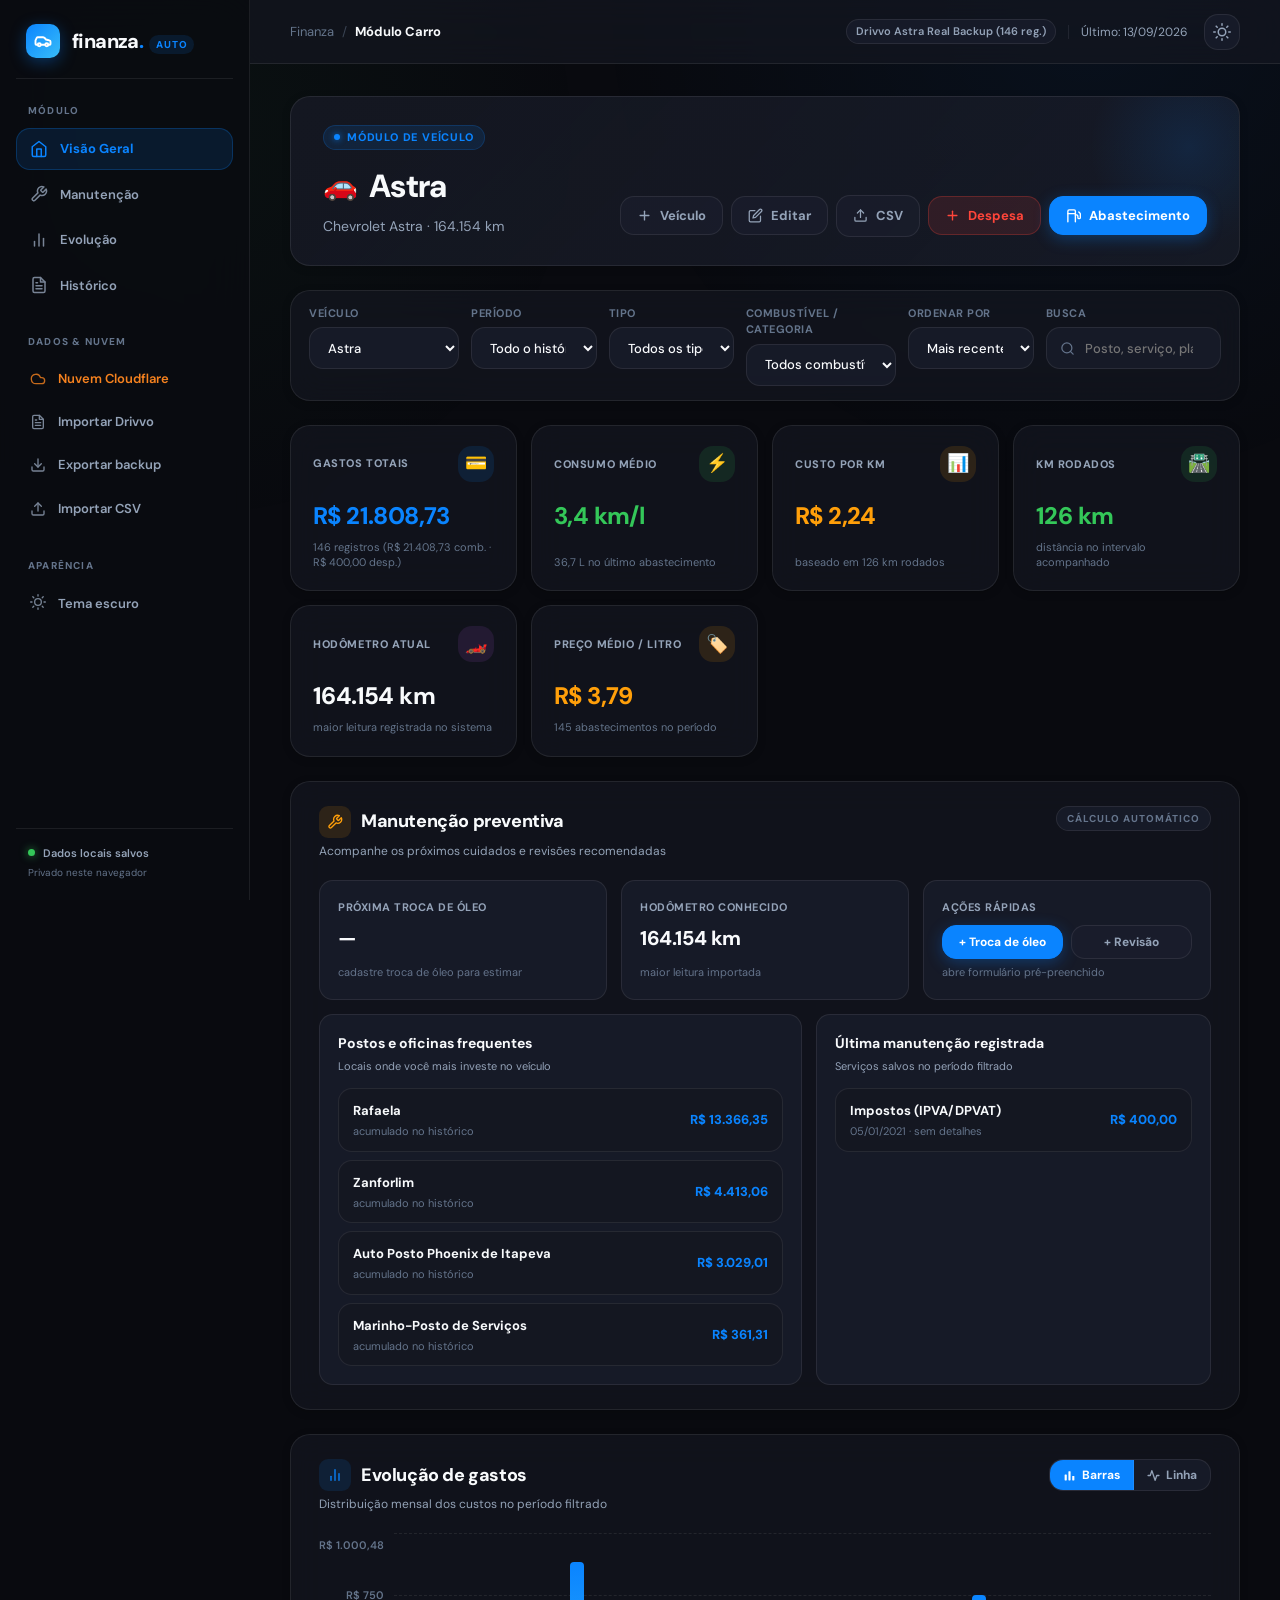
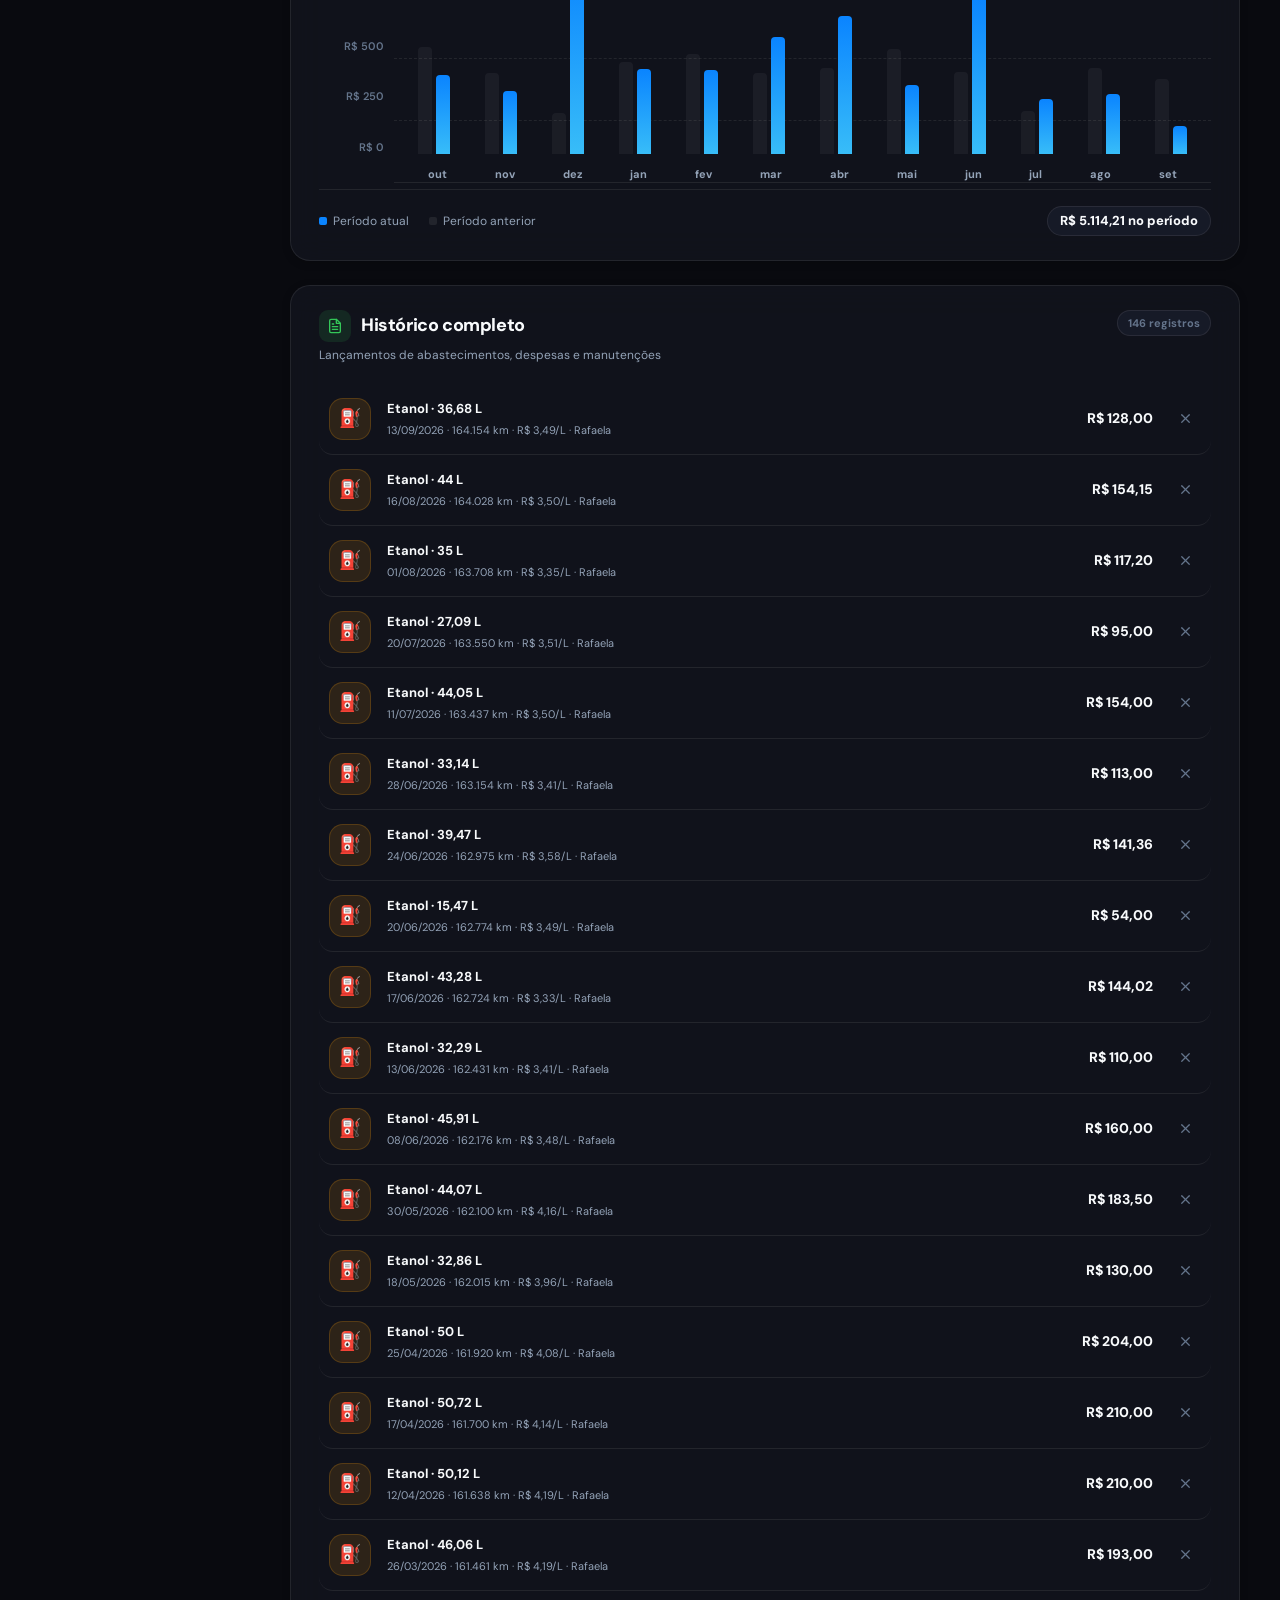
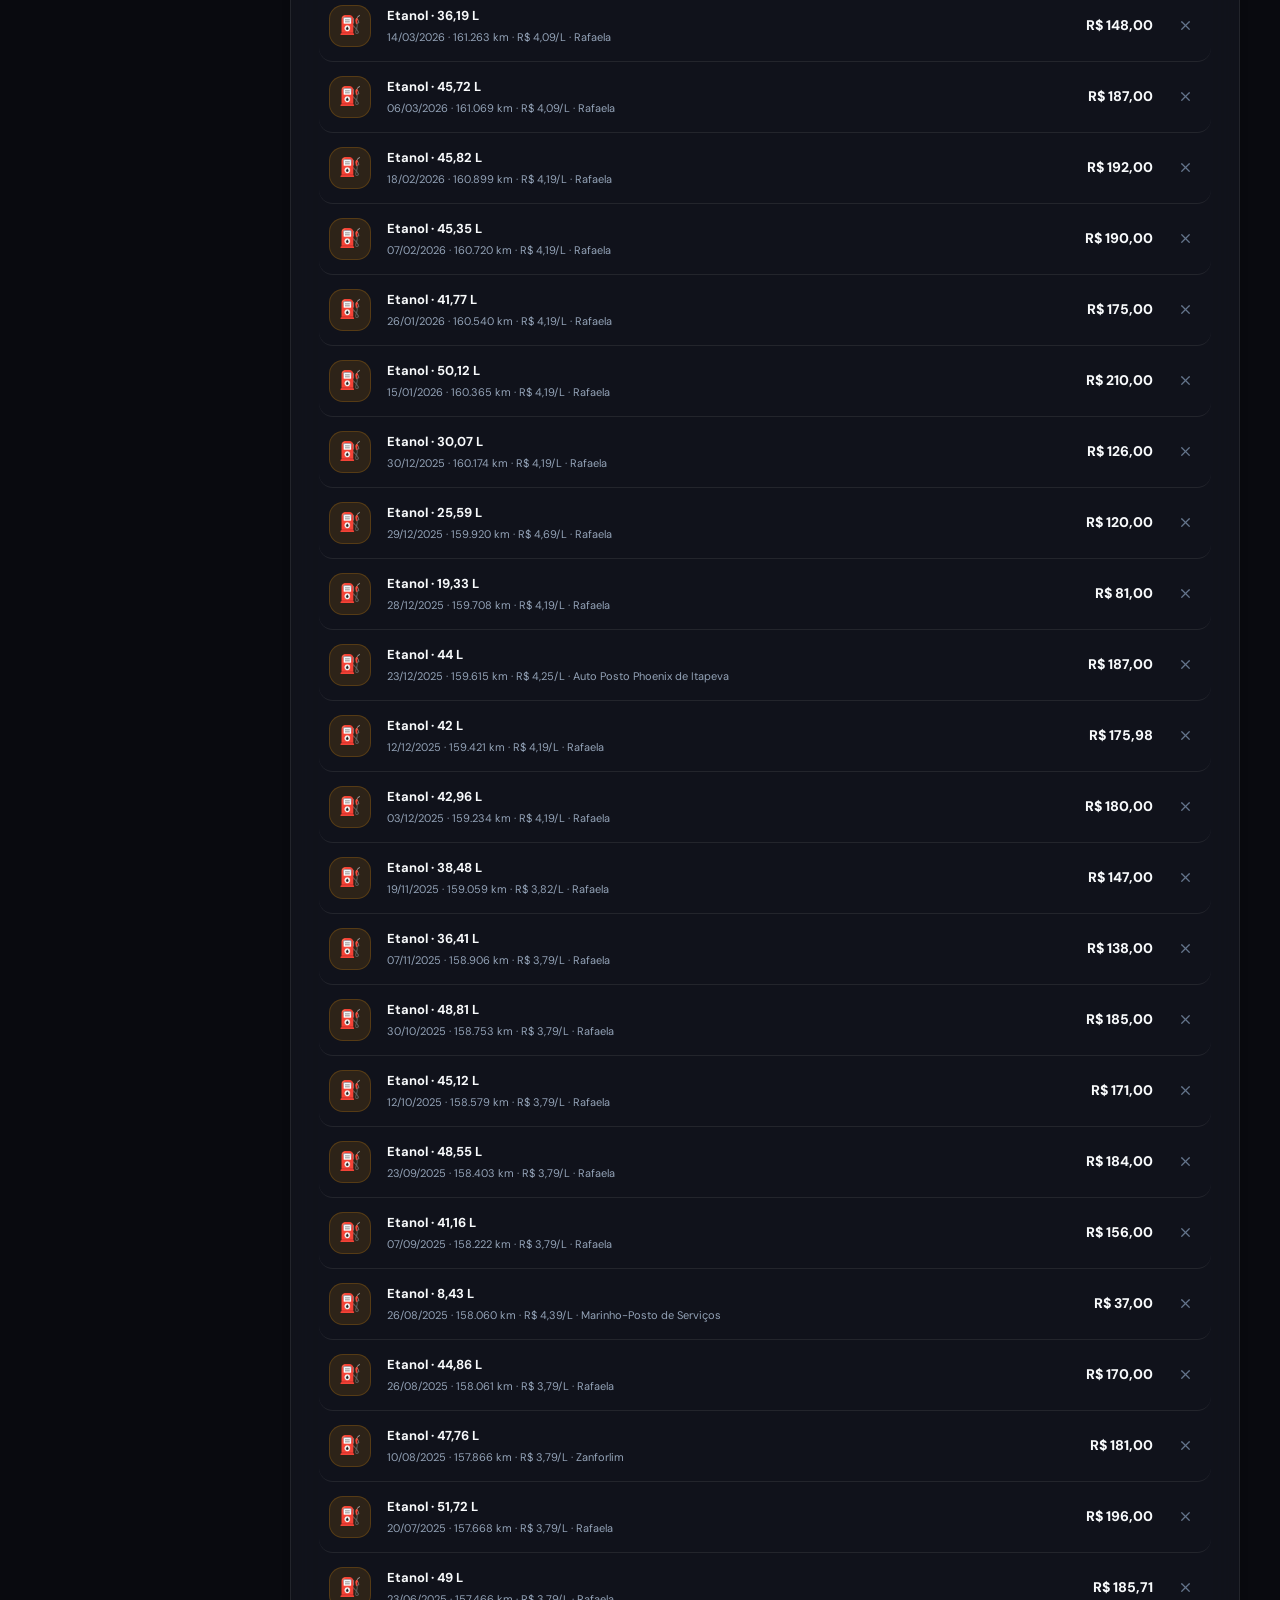
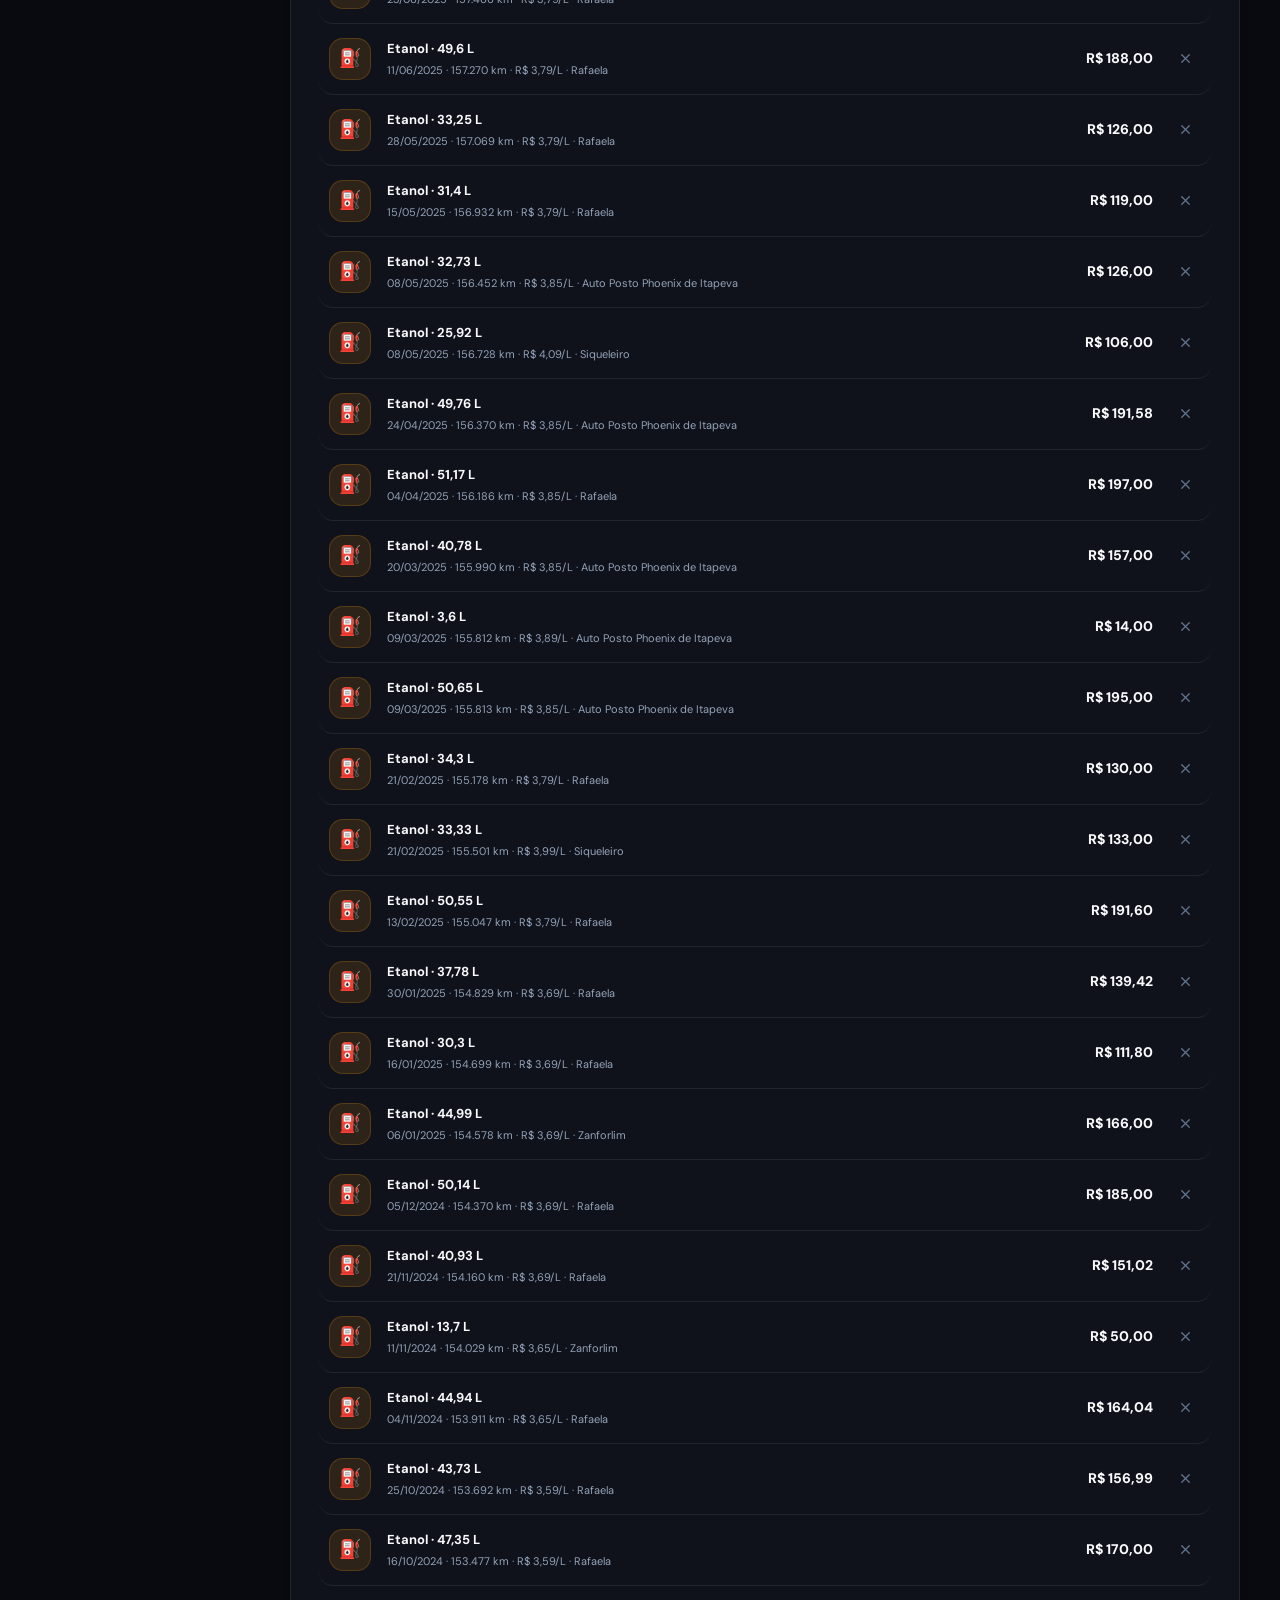
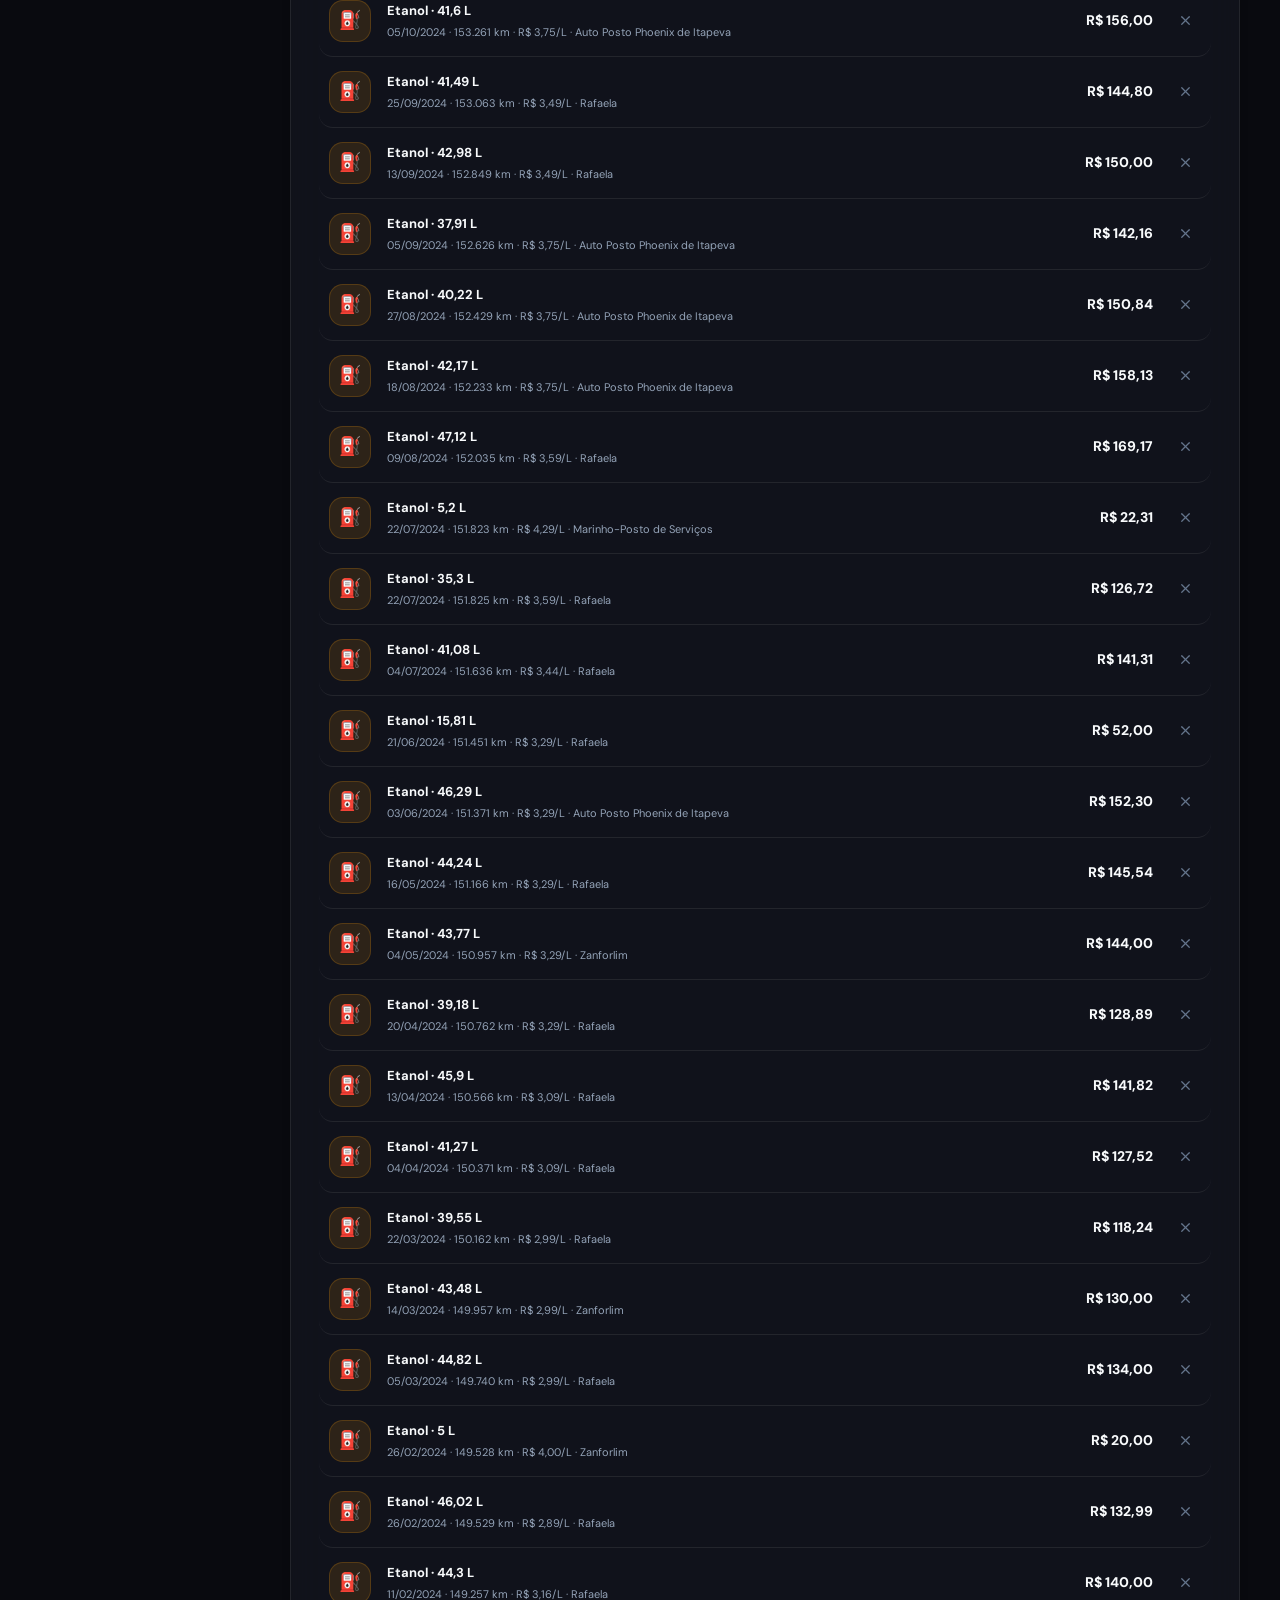
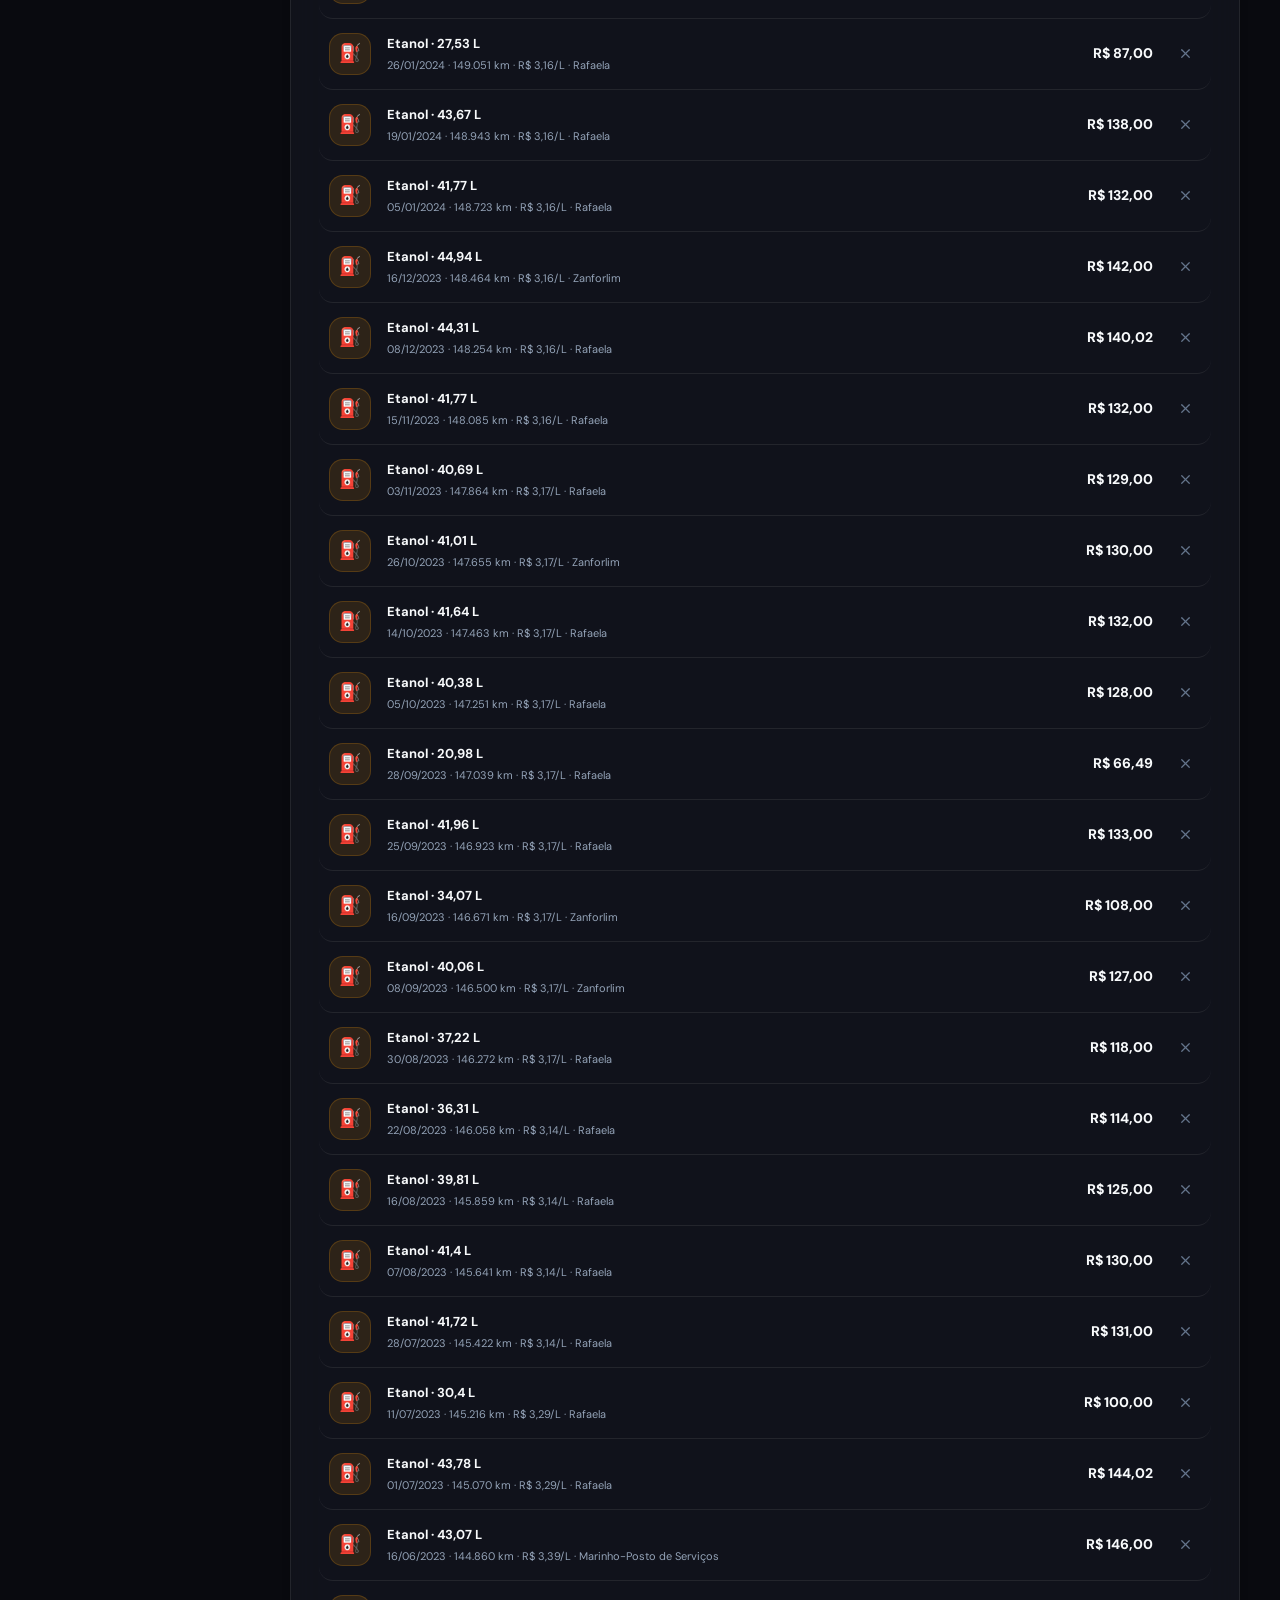
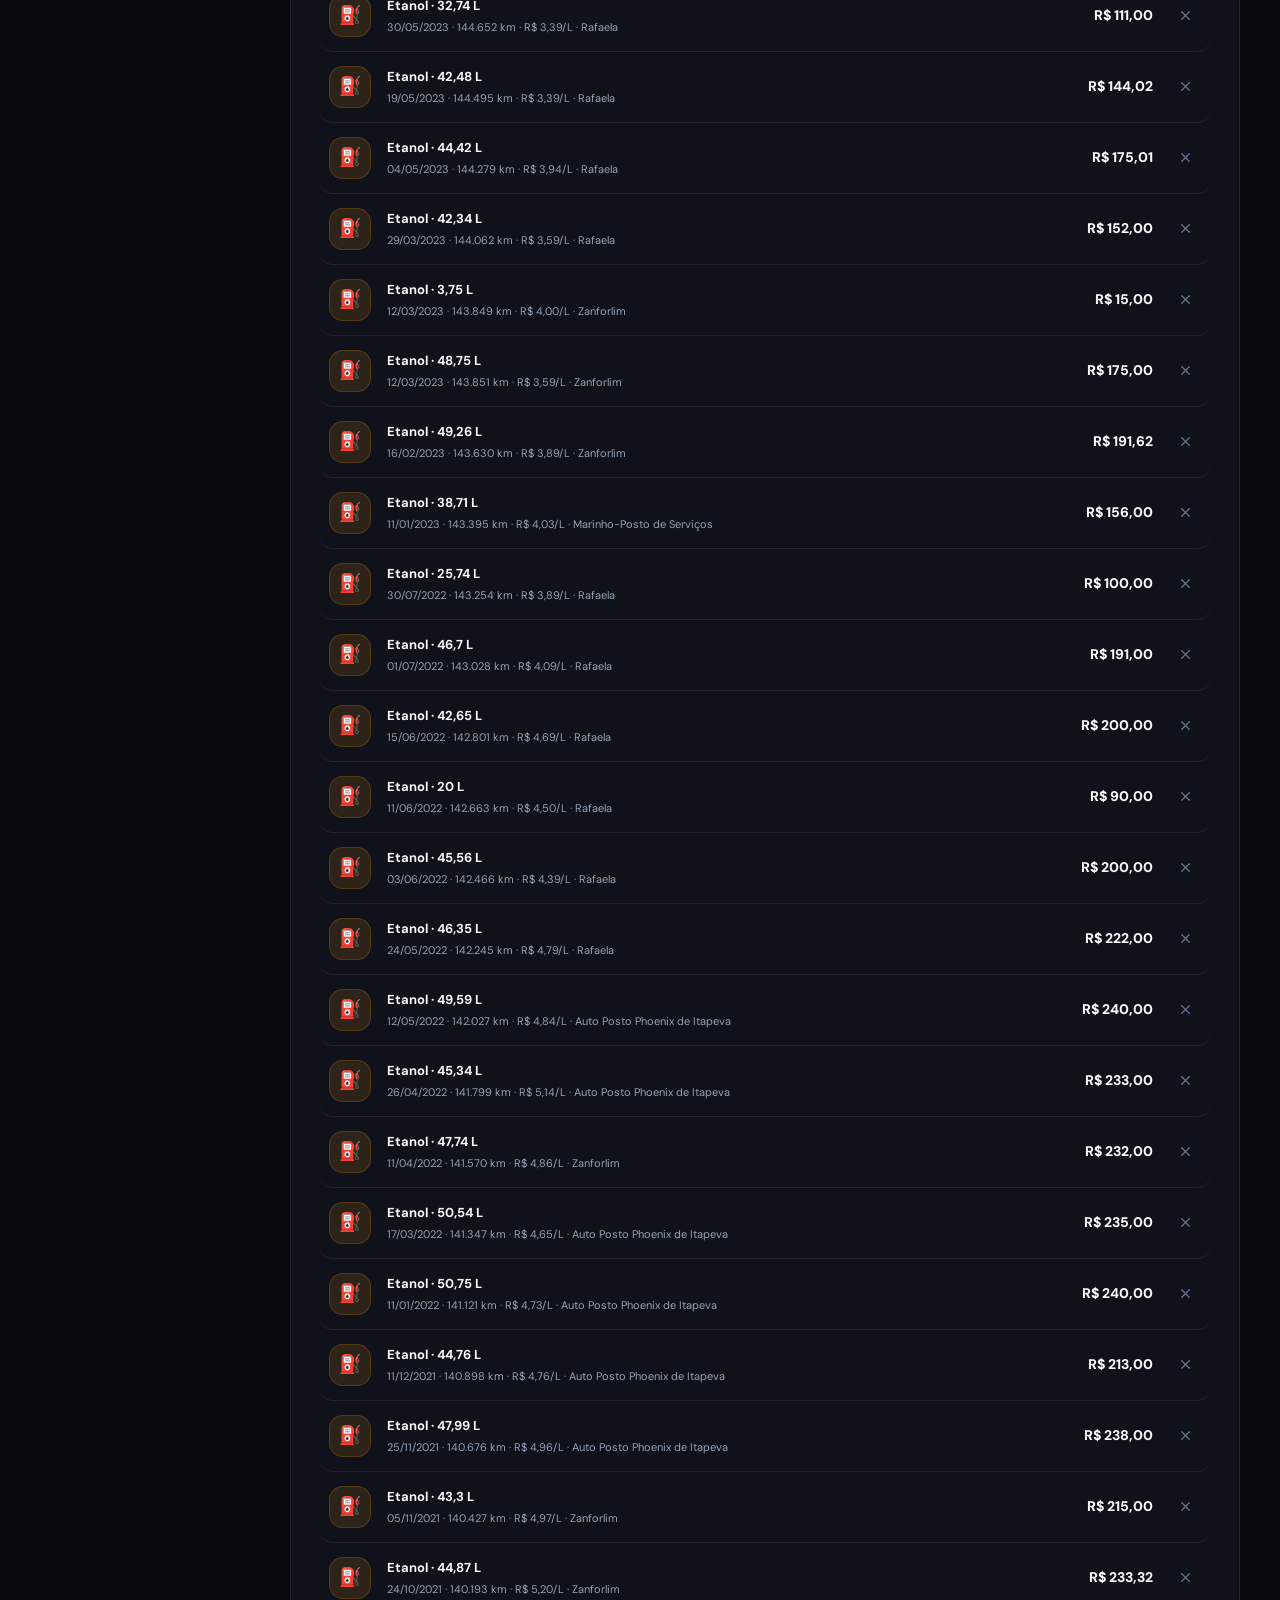
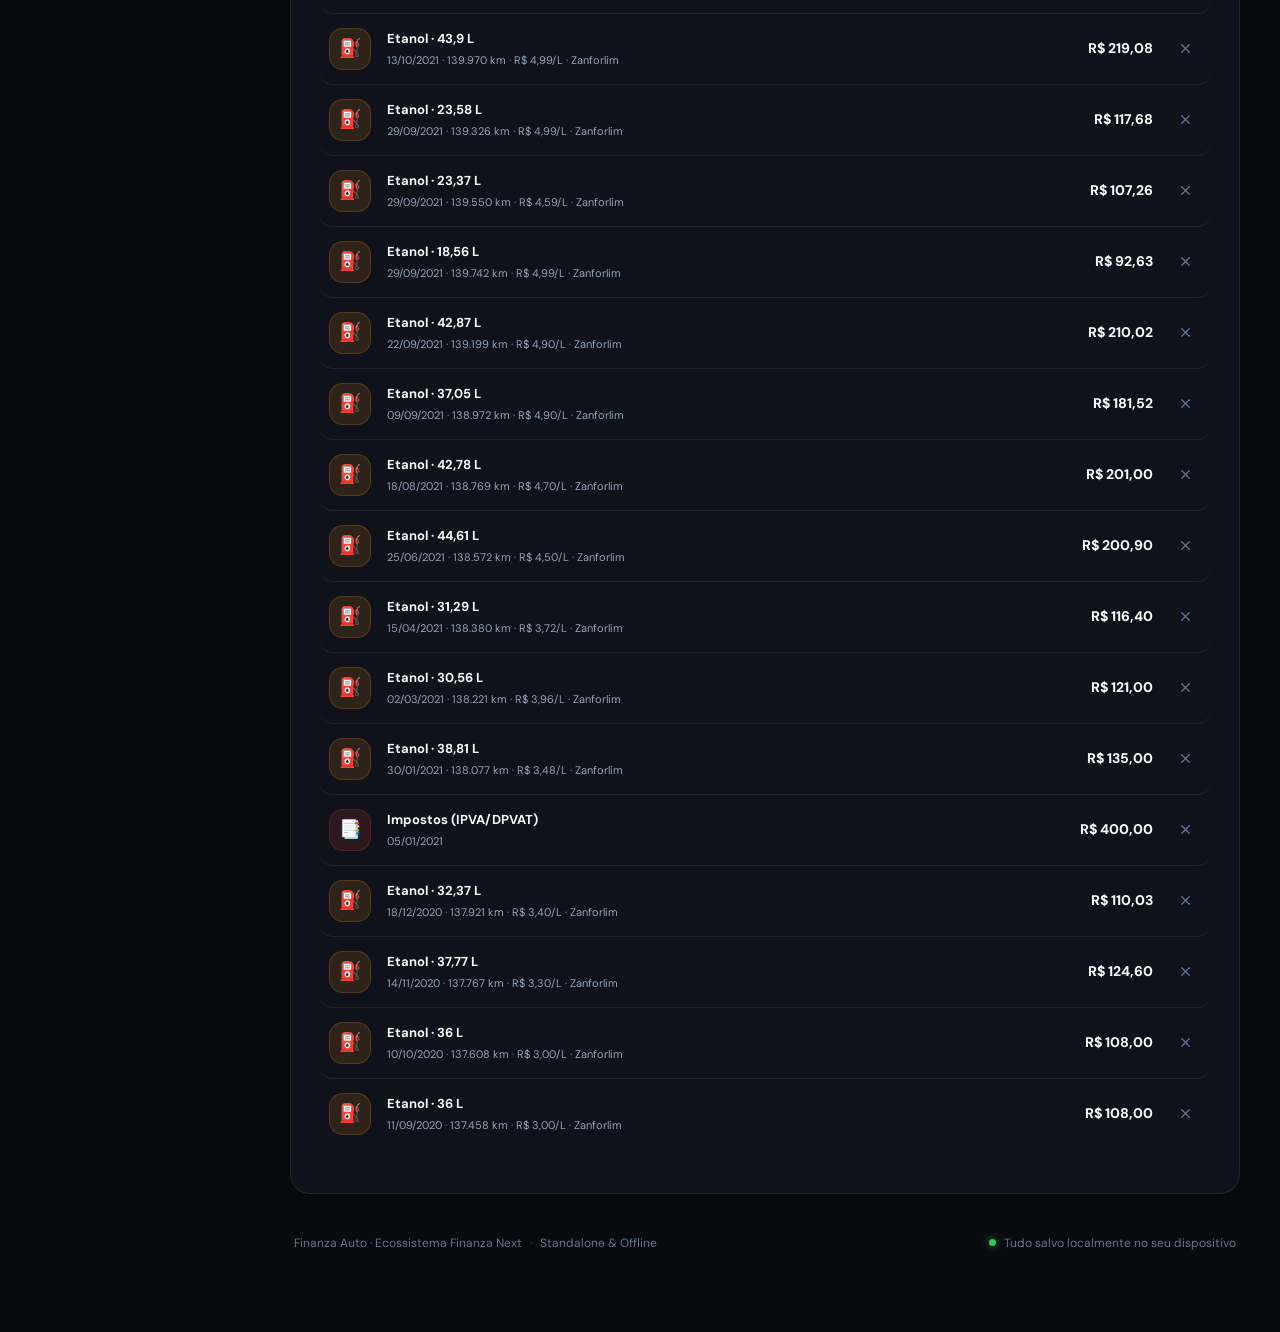
<file: web_dist/index.html>
<!doctype html>
<html lang="pt-BR" data-theme="dark">
<head>
  <meta charset="UTF-8">
  <meta name="viewport" content="width=device-width, initial-scale=1.0">
  <meta name="theme-color" content="#090a0f">
  <title>Finanza · Carro</title>
  <link rel="preconnect" href="https://fonts.googleapis.com">
  <link rel="preconnect" href="https://fonts.gstatic.com" crossorigin>
  <link href="https://fonts.googleapis.com/css2?family=DM+Sans:ital,opsz,wght@0,9..40,400..800;1,9..40,400..800&display=swap" rel="stylesheet">
  <link rel="stylesheet" href="styles.css?v=next-ui">
</head>
<body>
  <div class="app-shell">
    <aside class="sidebar" id="sidebar">
      <div class="sidebar-header">
        <a class="brand" href="#inicio">
          <span class="brand-mark">
            <svg width="18" height="18" viewBox="0 0 24 24" fill="none" stroke="currentColor" stroke-width="2.5" stroke-linecap="round" stroke-linejoin="round">
              <path d="M19 17h2c.6 0 1-.4 1-1v-3c0-.9-.7-1.7-1.5-1.9C18.7 10.6 16 10 16 10s-1.3-1.4-2.2-2.3c-.5-.4-1.1-.7-1.8-.7H5c-.6 0-1.1.4-1.4.9l-1.4 2.9A3.7 3.7 0 0 0 2 12v4c0 .6.4 1 1 1h2"/>
              <circle cx="7" cy="17" r="2"/>
              <path d="M9 17h6"/>
              <circle cx="17" cy="17" r="2"/>
            </svg>
          </span>
          <span class="brand-text">finanza<span class="brand-dot">.</span><small class="brand-module">auto</small></span>
        </a>
      </div>

      <div class="sidebar-label">MÓDULO</div>
      <nav class="side-nav" aria-label="Navegação do módulo">
        <a class="nav-item active" href="#inicio">
          <svg width="18" height="18" viewBox="0 0 24 24" fill="none" stroke="currentColor" stroke-width="2" stroke-linecap="round" stroke-linejoin="round"><path d="m3 9 9-7 9 7v11a2 2 0 0 1-2 2H5a2 2 0 0 1-2-2z"/><polyline points="9 22 9 12 15 12 15 22"/></svg>
          <span>Visão Geral</span>
        </a>
        <a class="nav-item" href="#manutencao">
          <svg width="18" height="18" viewBox="0 0 24 24" fill="none" stroke="currentColor" stroke-width="2" stroke-linecap="round" stroke-linejoin="round"><path d="M14.7 6.3a1 1 0 0 0 0 1.4l1.6 1.6a1 1 0 0 0 1.4 0l3.77-3.77a6 6 0 0 1-7.94 7.94l-6.91 6.91a2.12 2.12 0 0 1-3-3l6.91-6.91a6 6 0 0 1 7.94-7.94l-3.76 3.76z"/></svg>
          <span>Manutenção</span>
        </a>
        <a class="nav-item" href="#evolucao">
          <svg width="18" height="18" viewBox="0 0 24 24" fill="none" stroke="currentColor" stroke-width="2" stroke-linecap="round" stroke-linejoin="round"><line x1="18" y1="20" x2="18" y2="10"/><line x1="12" y1="20" x2="12" y2="4"/><line x1="6" y1="20" x2="6" y2="14"/></svg>
          <span>Evolução</span>
        </a>
        <a class="nav-item" href="#historico">
          <svg width="18" height="18" viewBox="0 0 24 24" fill="none" stroke="currentColor" stroke-width="2" stroke-linecap="round" stroke-linejoin="round"><path d="M14 2H6a2 2 0 0 0-2 2v16a2 2 0 0 0 2 2h12a2 2 0 0 0 2-2V8z"/><polyline points="14 2 14 8 20 8"/><line x1="16" y1="13" x2="8" y2="13"/><line x1="16" y1="17" x2="8" y2="17"/><polyline points="10 9 9 9 8 9"/></svg>
          <span>Histórico</span>
        </a>
      </nav>

      <div class="sidebar-label sidebar-spaced">DADOS & NUVEM</div>
      <div class="side-actions">
        <button class="side-action" id="cfSyncButton" title="Sincronizar dados com o Cloudflare">
          <svg width="16" height="16" viewBox="0 0 24 24" fill="none" stroke="#F6821F" stroke-width="2" stroke-linecap="round" stroke-linejoin="round"><path d="M17.5 19H9a7 7 0 1 1 6.71-9h1.79a4.5 4.5 0 1 1 0 9Z"/></svg>
          <span style="color:#F6821F;font-weight:600">Nuvem Cloudflare</span>
        </button>
        <button class="side-action" id="drivvoTextButton" title="Importar texto copiado de print do Drivvo">
          <svg width="16" height="16" viewBox="0 0 24 24" fill="none" stroke="currentColor" stroke-width="2" stroke-linecap="round" stroke-linejoin="round"><path d="M14 2H6a2 2 0 0 0-2 2v16a2 2 0 0 0 2 2h12a2 2 0 0 0 2-2V8z"/><polyline points="14 2 14 8 20 8"/><line x1="16" y1="13" x2="8" y2="13"/><line x1="16" y1="17" x2="8" y2="17"/><polyline points="10 9 9 9 8 9"/></svg>
          <span>Importar Drivvo</span>
        </button>
        <button class="side-action" id="exportButton">
          <svg width="16" height="16" viewBox="0 0 24 24" fill="none" stroke="currentColor" stroke-width="2" stroke-linecap="round" stroke-linejoin="round"><path d="M21 15v4a2 2 0 0 1-2 2H5a2 2 0 0 1-2-2v-4"/><polyline points="7 10 12 15 17 10"/><line x1="12" y1="15" x2="12" y2="3"/></svg>
          <span>Exportar backup</span>
        </button>
        <label class="side-action" for="sideImport">
          <svg width="16" height="16" viewBox="0 0 24 24" fill="none" stroke="currentColor" stroke-width="2" stroke-linecap="round" stroke-linejoin="round"><path d="M21 15v4a2 2 0 0 1-2 2H5a2 2 0 0 1-2-2v-4"/><polyline points="17 8 12 3 7 8"/><line x1="12" y1="3" x2="12" y2="15"/></svg>
          <span>Importar CSV</span>
          <input id="sideImport" type="file" accept=".csv,text/csv,.txt" hidden>
        </label>
      </div>

      <div class="sidebar-label sidebar-spaced">APARÊNCIA</div>
      <button class="side-action" id="themeToggleBtn">
        <span id="themeIcon">
          <svg width="16" height="16" viewBox="0 0 24 24" fill="none" stroke="currentColor" stroke-width="2" stroke-linecap="round" stroke-linejoin="round"><circle cx="12" cy="12" r="5"/><line x1="12" y1="1" x2="12" y2="3"/><line x1="12" y1="21" x2="12" y2="23"/><line x1="4.22" y1="4.22" x2="5.64" y2="5.64"/><line x1="18.36" y1="18.36" x2="19.78" y2="19.78"/><line x1="1" y1="12" x2="3" y2="12"/><line x1="21" y1="12" x2="23" y2="12"/><line x1="4.22" y1="19.78" x2="5.64" y2="18.36"/><line x1="18.36" y1="5.64" x2="19.78" y2="4.22"/></svg>
        </span>
        <span id="themeLabel">Alternar tema</span>
      </button>

      <div class="sidebar-foot">
        <div class="status-indicator">
          <span class="online-dot"></span>
          <span>Dados locais salvos</span>
        </div>
        <small>Privado neste navegador</small>
      </div>
    </aside>

    <div class="sidebar-backdrop" id="sidebarBackdrop"></div>

    <main class="main" id="inicio">
      <header class="topbar">
        <div class="topbar-left">
          <button class="mobile-menu" id="mobileMenu" aria-label="Abrir menu lateral">
            <svg width="22" height="22" viewBox="0 0 24 24" fill="none" stroke="currentColor" stroke-width="2" stroke-linecap="round" stroke-linejoin="round"><line x1="3" y1="12" x2="21" y2="12"/><line x1="3" y1="6" x2="21" y2="6"/><line x1="3" y1="18" x2="21" y2="18"/></svg>
          </button>
          <div class="crumb">
            <span>Finanza</span>
            <span class="crumb-sep">/</span>
            <strong>Módulo Carro</strong>
          </div>
        </div>
        <div class="topbar-right">
          <div class="top-meta">
            <span class="meta-tag" id="dataSourceLabel">CSV Drivvo</span>
            <span class="top-divider"></span>
            <span class="meta-date" id="lastUpdated">—</span>
          </div>
          <button class="topbar-icon-btn" id="topThemeToggle" aria-label="Alternar tema claro/escuro" title="Alternar tema">
            <svg class="sun-icon" width="18" height="18" viewBox="0 0 24 24" fill="none" stroke="currentColor" stroke-width="2" stroke-linecap="round" stroke-linejoin="round"><circle cx="12" cy="12" r="5"/><line x1="12" y1="1" x2="12" y2="3"/><line x1="12" y1="21" x2="12" y2="23"/><line x1="4.22" y1="4.22" x2="5.64" y2="5.64"/><line x1="18.36" y1="18.36" x2="19.78" y2="19.78"/><line x1="1" y1="12" x2="3" y2="12"/><line x1="21" y1="12" x2="23" y2="12"/><line x1="4.22" y1="19.78" x2="5.64" y2="18.36"/><line x1="18.36" y1="5.64" x2="19.78" y2="4.22"/></svg>
          </button>
        </div>
      </header>

      <div class="page-wrap">
        <!-- Hero Header -->
        <section class="page-head">
          <div class="page-head-content">
            <div class="eyebrow">
              <span class="live-dot"></span>
              <span>MÓDULO DE VEÍCULO</span>
            </div>
            <h1 class="page-title">
              <span class="car-title-icon">🚗</span>
              <span id="carTitleView">Meu carro</span>
            </h1>
            <p class="page-sub" id="carSubView">Consumo, abastecimentos e despesas organizadas</p>
          </div>
          <div class="car-actions">
            <button class="btn btn-ghost" id="newVehicleButton">
              <svg width="15" height="15" viewBox="0 0 24 24" fill="none" stroke="currentColor" stroke-width="2.2" stroke-linecap="round" stroke-linejoin="round"><line x1="12" y1="5" x2="12" y2="19"/><line x1="5" y1="12" x2="19" y2="12"/></svg>
              Veículo
            </button>
            <button class="btn btn-ghost" id="editVehicleButton">
              <svg width="15" height="15" viewBox="0 0 24 24" fill="none" stroke="currentColor" stroke-width="2" stroke-linecap="round" stroke-linejoin="round"><path d="M11 4H4a2 2 0 0 0-2 2v14a2 2 0 0 0 2 2h14a2 2 0 0 0 2-2v-7"/><path d="M18.5 2.5a2.121 2.121 0 0 1 3 3L12 15l-4 1 1-4 9.5-9.5z"/></svg>
              Editar
            </button>
            <label class="btn btn-ghost" for="carCsvFile">
              <svg width="15" height="15" viewBox="0 0 24 24" fill="none" stroke="currentColor" stroke-width="2" stroke-linecap="round" stroke-linejoin="round"><path d="M21 15v4a2 2 0 0 1-2 2H5a2 2 0 0 1-2-2v-4"/><polyline points="17 8 12 3 7 8"/><line x1="12" y1="3" x2="12" y2="15"/></svg>
              CSV
            </label>
            <input id="carCsvFile" type="file" accept=".csv,text/csv,.txt" hidden>
            <button class="btn btn-secondary" id="newExpenseButton">
              <svg width="15" height="15" viewBox="0 0 24 24" fill="none" stroke="currentColor" stroke-width="2.2" stroke-linecap="round" stroke-linejoin="round"><line x1="12" y1="5" x2="12" y2="19"/><line x1="5" y1="12" x2="19" y2="12"/></svg>
              Despesa
            </button>
            <button class="btn btn-primary" id="newFuelButton">
              <svg width="15" height="15" viewBox="0 0 24 24" fill="none" stroke="currentColor" stroke-width="2.2" stroke-linecap="round" stroke-linejoin="round"><path d="M3 22V5a2 2 0 0 1 2-2h8a2 2 0 0 1 2 2v17"/><path d="M15 11h2a2 2 0 0 1 2 2v2a2 2 0 0 0 2 2 2 2 0 0 0 2-2V9.83a2 2 0 0 0-.59-1.42L20.5 6.5"/><path d="M3 9h12"/></svg>
              Abastecimento
            </button>
          </div>
        </section>

        <!-- Filters Bar -->
        <section class="filterbar-card" aria-label="Filtros e busca do histórico">
          <div class="filterbar">
            <div class="filter-field">
              <label for="carVehicleFilter">Veículo</label>
              <select id="carVehicleFilter" aria-label="Filtrar por Veículo"></select>
            </div>
            <div class="filter-field">
              <label for="carPeriodFilter">Período</label>
              <select id="carPeriodFilter" aria-label="Filtrar por Período">
                <option value="month">Mês atual</option>
                <option value="30d">Últimos 30 dias</option>
                <option value="90d">Últimos 90 dias</option>
                <option value="year">Ano atual</option>
                <option value="all">Todo o histórico</option>
                <option value="custom">Personalizado</option>
              </select>
            </div>
            <div class="filter-field">
              <label for="carTypeFilter">Tipo</label>
              <select id="carTypeFilter" aria-label="Filtrar por Tipo">
                <option value="all">Todos os tipos</option>
                <option value="fuel">Abastecimento</option>
                <option value="expense">Despesa</option>
              </select>
            </div>
            <div class="filter-field">
              <label for="carKindFilter">Combustível / Categoria</label>
              <select id="carKindFilter" aria-label="Filtrar por Categoria"></select>
            </div>
            <div class="filter-field">
              <label for="carSortFilter">Ordenar por</label>
              <select id="carSortFilter" aria-label="Ordenar">
                <option value="date_desc">Mais recentes</option>
                <option value="date_asc">Mais antigos</option>
                <option value="odo_desc">Maior quilometragem</option>
                <option value="odo_asc">Menor quilometragem</option>
                <option value="amount_desc">Maior valor</option>
                <option value="amount_asc">Menor valor</option>
              </select>
            </div>
            <div class="filter-field filter-search">
              <label for="carSearchFilter">Busca</label>
              <div class="search-input-wrap">
                <svg width="15" height="15" viewBox="0 0 24 24" fill="none" stroke="currentColor" stroke-width="2" stroke-linecap="round" stroke-linejoin="round"><circle cx="11" cy="11" r="8"/><line x1="21" y1="21" x2="16.65" y2="16.65"/></svg>
                <input id="carSearchFilter" type="search" placeholder="Posto, serviço, placa..." aria-label="Buscar no histórico">
              </div>
            </div>
          </div>
          <div class="custom-range" id="customRange">
            <div class="range-wrap">
              <label>De: <input id="carFromFilter" type="date" aria-label="Data inicial"></label>
              <span class="range-sep">até</span>
              <label>Até: <input id="carToFilter" type="date" aria-label="Data final"></label>
            </div>
          </div>
        </section>

        <!-- KPI Metrics Grid -->
        <section class="insight-grid" id="carStats"></section>

        <!-- Preventive Maintenance Panel -->
        <section class="panel maintenance-panel" id="manutencao">
          <div class="panel-head">
            <div>
              <div class="panel-title-wrap">
                <span class="panel-icon-badge badge-amber">
                  <svg width="16" height="16" viewBox="0 0 24 24" fill="none" stroke="currentColor" stroke-width="2" stroke-linecap="round" stroke-linejoin="round"><path d="M14.7 6.3a1 1 0 0 0 0 1.4l1.6 1.6a1 1 0 0 0 1.4 0l3.77-3.77a6 6 0 0 1-7.94 7.94l-6.91 6.91a2.12 2.12 0 0 1-3-3l6.91-6.91a6 6 0 0 1 7.94-7.94l-3.76 3.76z"/></svg>
                </span>
                <h2 class="panel-title">Manutenção preventiva</h2>
              </div>
              <p class="panel-sub">Acompanhe os próximos cuidados e revisões recomendadas</p>
            </div>
            <div class="panel-kicker">CÁLCULO AUTOMÁTICO</div>
          </div>
          <div id="carMaintenancePanel"></div>
        </section>

        <!-- Evolution Chart Panel -->
        <section class="panel chart-panel" id="evolucao">
          <div class="panel-head">
            <div>
              <div class="panel-title-wrap">
                <span class="panel-icon-badge badge-blue">
                  <svg width="16" height="16" viewBox="0 0 24 24" fill="none" stroke="currentColor" stroke-width="2" stroke-linecap="round" stroke-linejoin="round"><line x1="18" y1="20" x2="18" y2="10"/><line x1="12" y1="20" x2="12" y2="4"/><line x1="6" y1="20" x2="6" y2="14"/></svg>
                </span>
                <h2 class="panel-title">Evolução de gastos</h2>
              </div>
              <p class="panel-sub">Distribuição mensal dos custos no período filtrado</p>
            </div>
            <div class="view-toggle">
              <button class="view-btn active" id="carChartBars">
                <svg width="13" height="13" viewBox="0 0 24 24" fill="currentColor"><rect x="3" y="10" width="4" height="11" rx="1"/><rect x="10" y="4" width="4" height="17" rx="1"/><rect x="17" y="13" width="4" height="8" rx="1"/></svg>
                Barras
              </button>
              <button class="view-btn" id="carChartLine">
                <svg width="13" height="13" viewBox="0 0 24 24" fill="none" stroke="currentColor" stroke-width="2.5" stroke-linecap="round" stroke-linejoin="round"><polyline points="22 12 18 12 15 21 9 3 6 12 2 12"/></svg>
                Linha
              </button>
            </div>
          </div>

          <div class="chart-shell">
            <div class="chart-axis">
              <span id="axisTop">R$ 1.000</span>
              <span>R$ 750</span>
              <span>R$ 500</span>
              <span>R$ 250</span>
              <span>R$ 0</span>
            </div>
            <div class="chart-box">
              <div class="chart-gridline g1"></div>
              <div class="chart-gridline g2"></div>
              <div class="chart-gridline g3"></div>
              <div class="chart-gridline g4"></div>
              <div class="chart-bars" id="spendChart"></div>
              <div class="chart-labels" id="spendLabels"></div>
            </div>
          </div>

          <div class="chart-legend">
            <div class="legend-items">
              <span class="legend-item"><i class="legend-current"></i> Período atual</span>
              <span class="legend-item"><i class="legend-previous"></i> Período anterior</span>
            </div>
            <strong class="chart-total-badge" id="chartTotal">R$ 0,00 no período</strong>
          </div>
        </section>

        <!-- History Panel -->
        <section class="panel history-panel" id="historico">
          <div class="panel-head">
            <div>
              <div class="panel-title-wrap">
                <span class="panel-icon-badge badge-mint">
                  <svg width="16" height="16" viewBox="0 0 24 24" fill="none" stroke="currentColor" stroke-width="2" stroke-linecap="round" stroke-linejoin="round"><path d="M14 2H6a2 2 0 0 0-2 2v16a2 2 0 0 0 2 2h12a2 2 0 0 0 2-2V8z"/><polyline points="14 2 14 8 20 8"/><line x1="16" y1="13" x2="8" y2="13"/><line x1="16" y1="17" x2="8" y2="17"/><polyline points="10 9 9 9 8 9"/></svg>
                </span>
                <h2 class="panel-title">Histórico completo</h2>
              </div>
              <p class="panel-sub">Lançamentos de abastecimentos, despesas e manutenções</p>
            </div>
            <span class="result-count" id="resultCount">0 registros</span>
          </div>
          <div class="history-list" id="carList"></div>
          <div class="import-status" id="carImportStatus"></div>
        </section>

        <!-- Footer -->
        <footer class="footer">
          <div class="footer-left">
            <span>Finanza Auto · Ecossistema Finanza Next</span>
            <span class="footer-sep">·</span>
            <span>Standalone & Offline</span>
          </div>
          <div class="footer-right">
            <span class="online-dot"></span>
            <span>Tudo salvo localmente no seu dispositivo</span>
          </div>
        </footer>
      </div>
    </main>
  </div>

  <!-- Entry Modal -->
  <div class="modal-overlay" id="carModal">
    <section class="modal" role="dialog" aria-modal="true" aria-labelledby="carModalTitle">
      <button class="modal-close" data-close="carModal" aria-label="Fechar modal">
        <svg width="20" height="20" viewBox="0 0 24 24" fill="none" stroke="currentColor" stroke-width="2" stroke-linecap="round" stroke-linejoin="round"><line x1="18" y1="6" x2="6" y2="18"/><line x1="6" y1="6" x2="18" y2="18"/></svg>
      </button>
      <div class="modal-eyebrow">REGISTRO VEICULAR</div>
      <h2 class="modal-title" id="carModalTitle">Novo registro</h2>
      <p class="modal-sub">Controle combustível, consumo e despesas com precisão.</p>

      <div class="type-toggle">
        <button class="type-btn active" id="fuelTypeTab" type="button">
          <svg width="16" height="16" viewBox="0 0 24 24" fill="none" stroke="currentColor" stroke-width="2" stroke-linecap="round" stroke-linejoin="round"><path d="M3 22V5a2 2 0 0 1 2-2h8a2 2 0 0 1 2 2v17"/><path d="M15 11h2a2 2 0 0 1 2 2v2a2 2 0 0 0 2 2 2 2 0 0 0 2-2V9.83a2 2 0 0 0-.59-1.42L20.5 6.5"/><path d="M3 9h12"/></svg>
          Abastecimento
        </button>
        <button class="type-btn" id="expenseTypeTab" type="button">
          <svg width="16" height="16" viewBox="0 0 24 24" fill="none" stroke="currentColor" stroke-width="2" stroke-linecap="round" stroke-linejoin="round"><path d="M14.7 6.3a1 1 0 0 0 0 1.4l1.6 1.6a1 1 0 0 0 1.4 0l3.77-3.77a6 6 0 0 1-7.94 7.94l-6.91 6.91a2.12 2.12 0 0 1-3-3l6.91-6.91a6 6 0 0 1 7.94-7.94l-3.76 3.76z"/></svg>
          Despesa
        </button>
      </div>

      <div class="form-grid">
        <label>Veículo<select id="carEntryVehicle"></select></label>
        <label>Data<input type="date" id="carDate"></label>
        <label>Hodômetro (km)<input type="number" id="carOdo" min="0" step="1" placeholder="Ex.: 162000"></label>
      </div>

      <div id="fuelFields">
        <div class="form-grid">
          <label>Combustível
            <select id="carFuelType">
              <option>Gasolina</option>
              <option>Etanol</option>
              <option>Diesel</option>
              <option>GNV</option>
              <option>Flex</option>
            </select>
          </label>
          <label>Litros<input type="number" id="carLiters" min="0" step="0.001" placeholder="Ex.: 45.2"></label>
          <label>Preço / Litro (R$)<input type="number" id="carPrice" min="0" step="0.001" placeholder="Ex.: 5.89"></label>
          <label>Total pago (R$)<input type="number" id="carAmount" min="0" step="0.01" placeholder="Ex.: 266.23"></label>
        </div>
      </div>

      <div id="expenseFields" hidden>
        <div class="form-grid">
          <label>Categoria
            <select id="carCategory">
              <option value="Maintenance">Manutenção</option>
              <option value="Insurance">Seguro</option>
              <option value="Tax">Imposto / documento</option>
              <option value="Parking">Estacionamento</option>
              <option value="Wash">Lavagem</option>
              <option value="Fine">Multa</option>
              <option value="Other">Outro</option>
            </select>
          </label>
          <label>Valor (R$)<input type="number" id="carAmountExpense" min="0" step="0.01" placeholder="Ex.: 350.00"></label>
        </div>
        <label>Descrição<input type="text" id="carTitle" placeholder="Ex.: Troca de óleo, IPVA, alinhamento..."></label>
      </div>

      <label>Posto ou Observação<input type="text" id="carNote" placeholder="Ex.: Posto Ipiranga, Oficina Silva..."></label>

      <div class="modal-actions">
        <button class="btn btn-ghost" data-close="carModal" type="button">Cancelar</button>
        <button class="btn btn-primary" id="saveCarButton" type="button">Salvar registro</button>
      </div>
    </section>
  </div>

  <!-- Vehicle Modal -->
  <div class="modal-overlay" id="carVehicleModal">
    <section class="modal small-modal" role="dialog" aria-modal="true" aria-labelledby="vehicleModalTitle">
      <button class="modal-close" data-close="carVehicleModal" aria-label="Fechar modal">
        <svg width="20" height="20" viewBox="0 0 24 24" fill="none" stroke="currentColor" stroke-width="2" stroke-linecap="round" stroke-linejoin="round"><line x1="18" y1="6" x2="6" y2="18"/><line x1="6" y1="6" x2="18" y2="18"/></svg>
      </button>
      <div class="modal-eyebrow">CADASTRO</div>
      <h2 class="modal-title" id="vehicleModalTitle">Novo veículo</h2>
      <p class="modal-sub">Cadastre carro, moto ou veículo utilitário para acompanhar.</p>
      <input type="hidden" id="carVehicleId">

      <div class="form-grid">
        <label>Nome do veículo<input id="carVehicleName" type="text" placeholder="Ex.: Astra, Honda Civic, Moto R3"></label>
        <label>Placa<input id="carPlate" type="text" placeholder="ABC1D23" style="text-transform: uppercase;"></label>
        <label>Modelo / Ano<input id="carModel" type="text" placeholder="Ex.: 2.0 2011"></label>
        <label>Hodômetro inicial (km)<input id="carVehicleOdo" type="number" min="0" placeholder="Ex.: 160000"></label>
      </div>

      <div class="modal-actions">
        <button class="btn btn-danger" id="deleteVehicleButton" type="button">Excluir</button>
        <button class="btn btn-ghost" data-close="carVehicleModal" type="button">Cancelar</button>
        <button class="btn btn-primary" id="saveVehicleButton" type="button">Salvar veículo</button>
      </div>
    </section>
  </div>

  <div class="toast" id="toast" role="status" aria-live="polite"></div>

  <script src="data/real-data.js?v=next-ui"></script>
  <script src="app.js?v=next-ui"></script>
</body>
</html>
</file>
<file: styles.css>
/* Finanza Auto · Modern Design System (Finanza Next) */

:root {
  /* Dark Theme (Default) */
  --bg: #090a0f;
  --bg-subtle: #0f1219;
  --card: rgba(20, 23, 33, 0.72);
  --card-solid: #141721;
  --card-soft: rgba(28, 32, 46, 0.65);
  --card-raised: #1c202e;
  --card-border: rgba(255, 255, 255, 0.08);
  --card-border-hover: rgba(255, 255, 255, 0.16);
  --sidebar-bg: rgba(10, 12, 17, 0.85);

  --text-main: #f8fafc;
  --text-muted: #94a3b8;
  --text-soft: #64748b;

  /* Accents */
  --blue: #0a84ff;
  --blue-hover: #0070e0;
  --blue-soft: rgba(10, 132, 255, 0.12);
  --mint: #34c759;
  --mint-soft: rgba(52, 199, 89, 0.12);
  --amber: #ff9f0a;
  --amber-soft: rgba(255, 159, 10, 0.12);
  --coral: #ff453a;
  --coral-soft: rgba(255, 69, 58, 0.12);
  --purple: #af52de;
  --purple-soft: rgba(175, 82, 222, 0.12);

  --shadow-sm: 0 2px 8px rgba(0, 0, 0, 0.18);
  --shadow-md: 0 10px 30px rgba(0, 0, 0, 0.28);
  --shadow-lg: 0 20px 60px rgba(0, 0, 0, 0.45);

  --font-sans: 'DM Sans', -apple-system, BlinkMacSystemFont, 'Segoe UI', Roboto, Helvetica, Arial, sans-serif;
  --radius-sm: 8px;
  --radius-md: 14px;
  --radius-lg: 20px;
  --radius-full: 9999px;
}

[data-theme="light"] {
  --bg: #f4f5f8;
  --bg-subtle: #eaedf2;
  --card: rgba(255, 255, 255, 0.88);
  --card-solid: #ffffff;
  --card-soft: #f0f2f6;
  --card-raised: #ffffff;
  --card-border: rgba(0, 0, 0, 0.08);
  --card-border-hover: rgba(0, 0, 0, 0.18);
  --sidebar-bg: rgba(255, 255, 255, 0.85);

  --text-main: #0f172a;
  --text-muted: #64748b;
  --text-soft: #94a3b8;

  --blue: #0284c7;
  --blue-hover: #0369a1;
  --blue-soft: rgba(2, 132, 199, 0.10);
  --mint: #16a34a;
  --mint-soft: rgba(22, 163, 74, 0.10);
  --amber: #d97706;
  --amber-soft: rgba(217, 119, 6, 0.10);
  --coral: #dc2626;
  --coral-soft: rgba(220, 38, 38, 0.10);
  --purple: #9333ea;
  --purple-soft: rgba(147, 51, 234, 0.10);

  --shadow-sm: 0 2px 8px rgba(0, 0, 0, 0.04);
  --shadow-md: 0 8px 24px rgba(0, 0, 0, 0.06);
  --shadow-lg: 0 20px 48px rgba(0, 0, 0, 0.08);
}

/* Base resets */
*, *::before, *::after {
  box-sizing: border-box;
}

html {
  scroll-behavior: smooth;
  color-scheme: dark light;
}

body {
  margin: 0;
  color: var(--text-main);
  background: var(--bg);
  font-family: var(--font-sans);
  font-size: 14px;
  line-height: 1.5;
  -webkit-font-smoothing: antialiased;
  -moz-osx-font-smoothing: grayscale;
  transition: background-color 0.25s ease, color 0.25s ease;
}

body::before {
  content: '';
  position: fixed;
  inset: 0;
  pointer-events: none;
  background:
    radial-gradient(circle at 85% 0%, rgba(10, 132, 255, 0.06), transparent 35%),
    radial-gradient(circle at 15% 15%, rgba(52, 199, 89, 0.04), transparent 30%);
  z-index: 0;
}

button, input, select, textarea {
  font-family: inherit;
  font-size: inherit;
  color: inherit;
}

button, label {
  cursor: pointer;
  user-select: none;
}

a {
  color: inherit;
  text-decoration: none;
}

/* Shell Layout */
.app-shell {
  min-height: 100vh;
  display: flex;
  position: relative;
  z-index: 1;
}

/* Sidebar */
.sidebar {
  position: fixed;
  inset: 0 auto 0 0;
  z-index: 40;
  width: 250px;
  display: flex;
  flex-direction: column;
  padding: 24px 16px 20px;
  background: var(--sidebar-bg);
  border-right: 1px solid var(--card-border);
  backdrop-filter: blur(24px);
  -webkit-backdrop-filter: blur(24px);
  transition: transform 0.25s cubic-bezier(0.16, 1, 0.3, 1);
}

.sidebar-header {
  padding: 0 10px 20px;
  border-bottom: 1px solid var(--card-border);
}

.brand {
  display: flex;
  align-items: center;
  gap: 12px;
}

.brand-mark {
  display: grid;
  place-items: center;
  width: 34px;
  height: 34px;
  color: white;
  background: linear-gradient(135deg, var(--blue), #38bdf8);
  border-radius: 10px;
  box-shadow: 0 4px 16px rgba(10, 132, 255, 0.35);
}

.brand-text {
  font-size: 20px;
  font-weight: 800;
  letter-spacing: -0.6px;
  display: flex;
  align-items: baseline;
}

.brand-dot {
  color: var(--blue);
}

.brand-module {
  margin-left: 6px;
  padding: 2px 7px;
  font-size: 10px;
  font-weight: 800;
  text-transform: uppercase;
  letter-spacing: 0.8px;
  color: var(--blue);
  background: var(--blue-soft);
  border-radius: var(--radius-full);
}

.sidebar-label {
  margin: 24px 12px 10px;
  color: var(--text-soft);
  font-size: 10px;
  font-weight: 800;
  letter-spacing: 1.2px;
  text-transform: uppercase;
}

.sidebar-spaced {
  margin-top: 28px;
}

.side-nav {
  display: flex;
  flex-direction: column;
  gap: 4px;
}

.nav-item, .side-action {
  display: flex;
  align-items: center;
  gap: 12px;
  width: 100%;
  padding: 10px 13px;
  color: var(--text-muted);
  background: transparent;
  border: 1px solid transparent;
  border-radius: var(--radius-md);
  font-size: 13px;
  font-weight: 600;
  text-align: left;
  transition: all 0.18s ease;
}

.nav-item svg, .side-action svg {
  flex-shrink: 0;
  opacity: 0.8;
  transition: transform 0.18s ease, opacity 0.18s ease;
}

.nav-item:hover, .side-action:hover {
  color: var(--text-main);
  background: var(--card-soft);
  border-color: var(--card-border);
}

.nav-item:hover svg, .side-action:hover svg {
  opacity: 1;
  transform: translateX(1px);
}

.nav-item.active {
  color: var(--blue);
  background: var(--blue-soft);
  border-color: rgba(10, 132, 255, 0.25);
  font-weight: 700;
}

.nav-item.active svg {
  opacity: 1;
  color: var(--blue);
}

.side-actions {
  display: flex;
  flex-direction: column;
  gap: 4px;
}

.sidebar-foot {
  margin-top: auto;
  padding: 16px 12px 0;
  border-top: 1px solid var(--card-border);
  display: flex;
  flex-direction: column;
  gap: 4px;
  font-size: 11px;
}

.status-indicator {
  display: flex;
  align-items: center;
  gap: 8px;
  color: var(--text-muted);
  font-weight: 600;
}

.sidebar-foot small {
  color: var(--text-soft);
  font-size: 10px;
}

.online-dot {
  display: inline-block;
  width: 7px;
  height: 7px;
  background: var(--mint);
  border-radius: 50%;
  box-shadow: 0 0 8px rgba(52, 199, 89, 0.75);
}

.live-dot {
  display: inline-block;
  width: 6px;
  height: 6px;
  background: var(--blue);
  border-radius: 50%;
  box-shadow: 0 0 6px rgba(10, 132, 255, 0.8);
}

.sidebar-backdrop {
  display: none;
  position: fixed;
  inset: 0;
  z-index: 35;
  background: rgba(0, 0, 0, 0.5);
  backdrop-filter: blur(4px);
}

/* Main Area */
.main {
  flex: 1;
  min-width: 0;
  margin-left: 250px;
  display: flex;
  flex-direction: column;
}

/* Topbar */
.topbar {
  display: flex;
  align-items: center;
  justify-content: space-between;
  height: 64px;
  padding: 0 40px;
  border-bottom: 1px solid var(--card-border);
  background: var(--card);
  backdrop-filter: blur(20px);
  -webkit-backdrop-filter: blur(20px);
  position: sticky;
  top: 0;
  z-index: 20;
}

.topbar-left {
  display: flex;
  align-items: center;
  gap: 14px;
}

.mobile-menu {
  display: none;
  padding: 6px;
  color: var(--text-muted);
  background: transparent;
  border: 0;
  border-radius: var(--radius-sm);
}

.crumb {
  color: var(--text-soft);
  font-size: 13px;
  display: flex;
  align-items: center;
  gap: 8px;
}

.crumb-sep {
  color: var(--text-soft);
  opacity: 0.5;
}

.crumb strong {
  color: var(--text-main);
  font-weight: 700;
}

.topbar-right {
  display: flex;
  align-items: center;
  gap: 16px;
}

.top-meta {
  display: flex;
  align-items: center;
  gap: 12px;
  font-size: 12px;
  color: var(--text-muted);
}

.meta-tag {
  padding: 3px 9px;
  background: var(--card-soft);
  border: 1px solid var(--card-border);
  border-radius: var(--radius-full);
  font-weight: 600;
  font-size: 11px;
}

.top-divider {
  width: 1px;
  height: 14px;
  background: var(--card-border);
}

.topbar-icon-btn {
  display: grid;
  place-items: center;
  width: 36px;
  height: 36px;
  color: var(--text-muted);
  background: var(--card-soft);
  border: 1px solid var(--card-border);
  border-radius: var(--radius-md);
  transition: all 0.18s ease;
}

.topbar-icon-btn:hover {
  color: var(--text-main);
  border-color: var(--card-border-hover);
  background: var(--card-solid);
  transform: translateY(-1px);
}

/* Page Content Wrap */
.page-wrap {
  width: min(1360px, 100%);
  margin: 0 auto;
  padding: 32px 40px 48px;
}

/* Page Head Hero */
.page-head {
  position: relative;
  display: flex;
  align-items: flex-end;
  justify-content: space-between;
  gap: 24px;
  padding: 28px 32px;
  margin-bottom: 24px;
  overflow: hidden;
  background: linear-gradient(135deg, var(--card-solid), var(--card-soft));
  border: 1px solid var(--card-border);
  border-radius: var(--radius-lg);
  box-shadow: var(--shadow-sm);
}

.page-head::before {
  content: '';
  position: absolute;
  top: -50px;
  right: -50px;
  width: 200px;
  height: 200px;
  background: radial-gradient(circle, var(--blue-soft), transparent 70%);
  border-radius: 50%;
  pointer-events: none;
}

.eyebrow {
  display: inline-flex;
  align-items: center;
  gap: 7px;
  padding: 3px 10px;
  margin-bottom: 12px;
  color: var(--blue);
  background: var(--blue-soft);
  border: 1px solid rgba(10, 132, 255, 0.2);
  border-radius: var(--radius-full);
  font-size: 11px;
  font-weight: 800;
  letter-spacing: 0.8px;
  text-transform: uppercase;
}

.page-title {
  margin: 0 0 6px;
  font-size: 32px;
  font-weight: 800;
  letter-spacing: -0.8px;
  display: flex;
  align-items: center;
  gap: 12px;
}

.car-title-icon {
  font-size: 28px;
}

.page-sub {
  margin: 0;
  color: var(--text-muted);
  font-size: 14px;
}

.car-actions {
  display: flex;
  align-items: center;
  gap: 8px;
  flex-wrap: wrap;
  position: relative;
  z-index: 2;
}

/* Buttons */
.btn {
  display: inline-flex;
  align-items: center;
  justify-content: center;
  gap: 8px;
  padding: 10px 16px;
  color: var(--text-main);
  background: var(--card-soft);
  border: 1px solid var(--card-border);
  border-radius: var(--radius-md);
  font-size: 13px;
  font-weight: 700;
  white-space: nowrap;
  transition: all 0.18s ease;
}

.btn:hover {
  background: var(--card-solid);
  border-color: var(--card-border-hover);
  transform: translateY(-1px);
}

.btn-ghost {
  color: var(--text-muted);
  background: var(--card-soft);
}

.btn-ghost:hover {
  color: var(--text-main);
}

.btn-secondary {
  color: var(--coral);
  background: var(--coral-soft);
  border-color: rgba(255, 69, 58, 0.25);
}

.btn-secondary:hover {
  background: rgba(255, 69, 58, 0.2);
  border-color: var(--coral);
}

.btn-primary {
  color: white;
  background: var(--blue);
  border-color: var(--blue);
  box-shadow: 0 4px 16px rgba(10, 132, 255, 0.3);
}

.btn-primary:hover {
  background: var(--blue-hover);
  border-color: var(--blue-hover);
  box-shadow: 0 6px 20px rgba(10, 132, 255, 0.4);
}

.btn-danger {
  color: var(--coral);
  background: var(--coral-soft);
  border-color: rgba(255, 69, 58, 0.3);
}

.btn-danger:hover {
  background: var(--coral);
  color: white;
}

/* Filter Card */
.filterbar-card {
  padding: 14px 18px;
  margin-bottom: 24px;
  background: var(--card);
  border: 1px solid var(--card-border);
  border-radius: var(--radius-lg);
  backdrop-filter: blur(16px);
  -webkit-backdrop-filter: blur(16px);
  box-shadow: var(--shadow-sm);
}

.filterbar {
  display: grid;
  grid-template-columns: 1.2fr 1fr 1fr 1.2fr 1fr 1.4fr;
  gap: 12px;
}

.filter-field {
  display: flex;
  flex-direction: column;
  gap: 6px;
}

.filter-field label {
  font-size: 11px;
  font-weight: 700;
  color: var(--text-soft);
  text-transform: uppercase;
  letter-spacing: 0.5px;
}

.filter-field select,
.filter-field input,
.search-input-wrap input,
.custom-range input,
.form-grid input,
.form-grid select,
.modal input,
.modal select {
  width: 100%;
  height: 42px;
  padding: 0 14px;
  color: var(--text-main);
  background: var(--card-soft);
  border: 1px solid var(--card-border);
  border-radius: var(--radius-md);
  outline: none;
  font-size: 13px;
  font-weight: 500;
  transition: all 0.18s ease;
}

.filter-field select:focus,
.filter-field input:focus,
.search-input-wrap input:focus,
.custom-range input:focus,
.form-grid input:focus,
.form-grid select:focus,
.modal input:focus,
.modal select:focus {
  border-color: var(--blue);
  box-shadow: 0 0 0 3px var(--blue-soft);
  background: var(--card-solid);
}

.search-input-wrap {
  position: relative;
  display: flex;
  align-items: center;
}

.search-input-wrap svg {
  position: absolute;
  left: 14px;
  color: var(--text-soft);
  pointer-events: none;
}

.search-input-wrap input {
  padding-left: 38px;
}

.custom-range {
  display: none;
  margin-top: 12px;
  padding-top: 12px;
  border-top: 1px solid var(--card-border);
}

.custom-range.open {
  display: block;
}

.range-wrap {
  display: flex;
  align-items: center;
  justify-content: flex-end;
  gap: 10px;
  font-size: 12px;
  color: var(--text-muted);
}

.range-wrap label {
  display: flex;
  align-items: center;
  gap: 8px;
}

.range-wrap input {
  width: 150px;
  height: 38px;
}

.range-sep {
  color: var(--text-soft);
}

/* KPI Insights Grid */
.insight-grid {
  display: grid;
  grid-template-columns: repeat(auto-fit, minmax(200px, 1fr));
  gap: 14px;
  margin-bottom: 24px;
}

.insight-card {
  position: relative;
  padding: 20px 22px;
  background: var(--card);
  border: 1px solid var(--card-border);
  border-radius: var(--radius-lg);
  backdrop-filter: blur(16px);
  -webkit-backdrop-filter: blur(16px);
  box-shadow: var(--shadow-sm);
  overflow: hidden;
  transition: all 0.22s ease;
  display: flex;
  flex-direction: column;
}

.insight-card:hover {
  border-color: var(--card-border-hover);
  transform: translateY(-2px);
  box-shadow: var(--shadow-md);
}

.insight-card-head {
  display: flex;
  align-items: center;
  justify-content: space-between;
  margin-bottom: 12px;
}

.insight-icon-box {
  width: 36px;
  height: 36px;
  border-radius: var(--radius-md);
  display: grid;
  place-items: center;
  font-size: 18px;
}

.insight-icon-box.blue { background: var(--blue-soft); color: var(--blue); }
.insight-icon-box.mint { background: var(--mint-soft); color: var(--mint); }
.insight-icon-box.amber { background: var(--amber-soft); color: var(--amber); }
.insight-icon-box.coral { background: var(--coral-soft); color: var(--coral); }
.insight-icon-box.purple { background: var(--purple-soft); color: var(--purple); }

.insight-k {
  color: var(--text-muted);
  font-size: 11px;
  font-weight: 800;
  letter-spacing: 0.6px;
  text-transform: uppercase;
}

.insight-v {
  font-size: 24px;
  font-weight: 800;
  letter-spacing: -0.6px;
  color: var(--text-main);
  margin: 4px 0 6px;
  white-space: nowrap;
  overflow: hidden;
  text-overflow: ellipsis;
}

.insight-v.blue { color: var(--blue); }
.insight-v.mint { color: var(--mint); }
.insight-v.amber { color: var(--amber); }
.insight-v.coral { color: var(--coral); }

.insight-caption {
  color: var(--text-soft);
  font-size: 11px;
  line-height: 1.4;
  margin-top: auto;
}

/* Panels */
.panel {
  padding: 24px 28px;
  margin-bottom: 24px;
  background: var(--card);
  border: 1px solid var(--card-border);
  border-radius: var(--radius-lg);
  backdrop-filter: blur(16px);
  -webkit-backdrop-filter: blur(16px);
  box-shadow: var(--shadow-sm);
}

.panel-head {
  display: flex;
  align-items: flex-start;
  justify-content: space-between;
  gap: 16px;
  margin-bottom: 20px;
}

.panel-title-wrap {
  display: flex;
  align-items: center;
  gap: 10px;
}

.panel-icon-badge {
  width: 32px;
  height: 32px;
  border-radius: 9px;
  display: grid;
  place-items: center;
}

.badge-blue { background: var(--blue-soft); color: var(--blue); }
.badge-amber { background: var(--amber-soft); color: var(--amber); }
.badge-mint { background: var(--mint-soft); color: var(--mint); }

.panel-title {
  margin: 0;
  font-size: 18px;
  font-weight: 800;
  letter-spacing: -0.4px;
}

.panel-sub {
  margin: 4px 0 0;
  color: var(--text-muted);
  font-size: 12px;
}

.panel-kicker {
  color: var(--text-soft);
  font-size: 10px;
  font-weight: 800;
  letter-spacing: 1px;
  padding: 4px 10px;
  background: var(--card-soft);
  border: 1px solid var(--card-border);
  border-radius: var(--radius-full);
}

/* Maintenance Panel */
.maintenance-grid {
  display: grid;
  grid-template-columns: repeat(3, 1fr);
  gap: 14px;
}

.maintenance-card {
  padding: 18px;
  background: var(--card-soft);
  border: 1px solid var(--card-border);
  border-radius: var(--radius-md);
  display: flex;
  flex-direction: column;
}

.maintenance-k {
  color: var(--text-muted);
  font-size: 11px;
  font-weight: 700;
  text-transform: uppercase;
  letter-spacing: 0.5px;
}

.maintenance-v {
  margin: 8px 0 4px;
  font-size: 20px;
  font-weight: 800;
  letter-spacing: -0.4px;
}

.maintenance-actions {
  display: flex;
  gap: 8px;
  margin-top: 10px;
}

.maintenance-actions .btn {
  flex: 1;
  padding: 8px 12px;
  font-size: 12px;
}

.maintenance-lower {
  display: grid;
  grid-template-columns: 1.1fr 0.9fr;
  gap: 14px;
  margin-top: 14px;
}

.sub-panel {
  padding: 18px;
  background: var(--card-soft);
  border: 1px solid var(--card-border);
  border-radius: var(--radius-md);
}

.sub-panel h4 {
  margin: 0;
  font-size: 14px;
  font-weight: 700;
}

.sub-panel p {
  margin: 4px 0 14px;
  color: var(--text-muted);
  font-size: 11px;
}

.vendor-list {
  display: flex;
  flex-direction: column;
  gap: 8px;
}

.vendor-row {
  display: flex;
  align-items: center;
  justify-content: space-between;
  gap: 12px;
  padding: 11px 14px;
  background: var(--card);
  border: 1px solid var(--card-border);
  border-radius: var(--radius-md);
}

.vendor-row strong {
  font-size: 13px;
  font-weight: 700;
}

.vendor-row span {
  display: block;
  margin-top: 2px;
  color: var(--text-soft);
  font-size: 11px;
}

.vendor-row > b {
  color: var(--blue);
  font-size: 13px;
  font-weight: 800;
  white-space: nowrap;
}

/* Chart Panel */
.view-toggle {
  display: flex;
  overflow: hidden;
  border: 1px solid var(--card-border);
  border-radius: var(--radius-md);
  background: var(--card-soft);
}

.view-btn {
  display: inline-flex;
  align-items: center;
  gap: 6px;
  padding: 7px 13px;
  color: var(--text-muted);
  background: transparent;
  border: 0;
  border-right: 1px solid var(--card-border);
  font-size: 12px;
  font-weight: 700;
  transition: all 0.18s ease;
}

.view-btn:last-child {
  border-right: 0;
}

.view-btn.active {
  color: white;
  background: var(--blue);
}

.chart-shell {
  display: flex;
  height: 250px;
  margin-top: 20px;
}

.chart-axis {
  display: flex;
  flex-direction: column;
  justify-content: space-between;
  width: 75px;
  padding: 4px 10px 28px 0;
  color: var(--text-soft);
  font-size: 11px;
  text-align: right;
  font-weight: 600;
}

.chart-box {
  position: relative;
  flex: 1;
  border-bottom: 1px solid var(--card-border);
}

.chart-gridline {
  position: absolute;
  right: 0;
  left: 0;
  border-top: 1px dashed var(--card-border);
}

.g1 { top: 0; }
.g2 { top: 25%; }
.g3 { top: 50%; }
.g4 { top: 75%; }

.chart-bars {
  position: absolute;
  inset: 0 10px 28px;
  display: flex;
  align-items: flex-end;
  justify-content: space-around;
  gap: 8px;
}

.bar-group {
  display: flex;
  flex: 1;
  align-items: flex-end;
  justify-content: center;
  gap: 4px;
  height: 100%;
}

.bar {
  width: 14px;
  min-height: 4px;
  background: linear-gradient(180deg, var(--blue), #38bdf8);
  border-radius: 4px 4px 0 0;
  transition: height 0.3s cubic-bezier(0.16, 1, 0.3, 1), transform 0.18s ease;
}

.bar:hover {
  transform: scaleY(1.05);
  background: linear-gradient(180deg, #38bdf8, var(--blue));
}

.bar.previous {
  background: var(--card-border);
  opacity: 0.6;
}

.line-point {
  align-self: flex-start;
  width: 10px;
  height: 10px;
  margin-top: calc(var(--pos) * 1%);
  background: var(--blue);
  border: 2px solid var(--card-solid);
  border-radius: 50%;
  box-shadow: 0 0 0 3px var(--blue-soft);
  transform: translateY(-50%);
  transition: all 0.2s ease;
}

.line-point:hover {
  transform: translateY(-50%) scale(1.4);
}

.chart-labels {
  position: absolute;
  right: 10px;
  bottom: 0;
  left: 10px;
  display: flex;
  justify-content: space-around;
  color: var(--text-muted);
  font-size: 11px;
  font-weight: 700;
}

.chart-legend {
  display: flex;
  align-items: center;
  justify-content: space-between;
  padding-top: 16px;
  margin-top: 6px;
  border-top: 1px solid var(--card-border);
  font-size: 12px;
  color: var(--text-muted);
}

.legend-items {
  display: flex;
  align-items: center;
  gap: 20px;
}

.legend-item {
  display: flex;
  align-items: center;
  gap: 6px;
}

.legend-item i {
  display: inline-block;
  width: 8px;
  height: 8px;
  border-radius: 2px;
}

.legend-current { background: var(--blue); }
.legend-previous { background: var(--card-border); }

.chart-total-badge {
  color: var(--text-main);
  font-weight: 800;
  font-size: 13px;
  padding: 4px 12px;
  background: var(--card-soft);
  border: 1px solid var(--card-border);
  border-radius: var(--radius-full);
}

/* History List */
.history-panel {
  padding-bottom: 16px;
}

.result-count {
  color: var(--text-soft);
  font-size: 11px;
  font-weight: 700;
  padding: 4px 10px;
  background: var(--card-soft);
  border: 1px solid var(--card-border);
  border-radius: var(--radius-full);
}

.history-list {
  display: flex;
  flex-direction: column;
}

.car-row {
  display: flex;
  align-items: center;
  gap: 16px;
  padding: 14px 10px;
  border-bottom: 1px solid var(--card-border);
  transition: background-color 0.15s ease;
  border-radius: var(--radius-md);
}

.car-row:hover {
  background: var(--card-soft);
}

.car-row:last-child {
  border-bottom: 0;
}

.car-ico {
  display: grid;
  place-items: center;
  flex: none;
  width: 42px;
  height: 42px;
  border-radius: var(--radius-md);
  font-size: 18px;
}

.car-ico.fuel {
  background: var(--amber-soft);
  color: var(--amber);
  border: 1px solid rgba(255, 159, 10, 0.2);
}

.car-ico.expense {
  background: var(--coral-soft);
  color: var(--coral);
  border: 1px solid rgba(255, 69, 58, 0.2);
}

.car-info {
  flex: 1;
  min-width: 0;
}

.car-name {
  color: var(--text-main);
  font-size: 13px;
  font-weight: 700;
  white-space: nowrap;
  overflow: hidden;
  text-overflow: ellipsis;
}

.car-meta {
  margin-top: 3px;
  color: var(--text-muted);
  font-size: 11px;
  white-space: nowrap;
  overflow: hidden;
  text-overflow: ellipsis;
}

.car-amt {
  color: var(--text-main);
  font-size: 14px;
  font-weight: 800;
  white-space: nowrap;
}

.car-delete {
  display: grid;
  place-items: center;
  width: 32px;
  height: 32px;
  padding: 0;
  color: var(--text-soft);
  background: transparent;
  border: 1px solid transparent;
  border-radius: var(--radius-sm);
  font-size: 18px;
  line-height: 1;
  transition: all 0.18s ease;
}

.car-delete:hover {
  color: var(--coral);
  background: var(--coral-soft);
  border-color: rgba(255, 69, 58, 0.2);
}

.empty {
  padding: 48px 24px;
  color: var(--text-muted);
  font-size: 13px;
  text-align: center;
  display: flex;
  flex-direction: column;
  align-items: center;
  gap: 12px;
}

.import-status {
  min-height: 20px;
  margin-top: 8px;
  font-size: 12px;
  text-align: right;
  color: var(--text-muted);
}

.import-status.success { color: var(--mint); }
.import-status.error { color: var(--coral); }

/* Footer */
.footer {
  display: flex;
  align-items: center;
  justify-content: space-between;
  padding: 16px 4px 32px;
  color: var(--text-soft);
  font-size: 12px;
}

.footer-left {
  display: flex;
  align-items: center;
  gap: 8px;
}

.footer-sep {
  opacity: 0.5;
}

.footer-right {
  display: flex;
  align-items: center;
  gap: 8px;
}

/* Modals */
.modal-overlay {
  position: fixed;
  inset: 0;
  z-index: 50;
  display: none;
  align-items: center;
  justify-content: center;
  padding: 20px;
  background: rgba(3, 4, 7, 0.72);
  backdrop-filter: blur(16px);
  -webkit-backdrop-filter: blur(16px);
  opacity: 0;
  transition: opacity 0.22s ease;
}

.modal-overlay.open {
  display: flex;
  opacity: 1;
}

.modal {
  position: relative;
  width: min(640px, 100%);
  max-height: calc(100vh - 48px);
  overflow-y: auto;
  padding: 32px;
  background: var(--card-solid);
  border: 1px solid var(--card-border-hover);
  border-radius: var(--radius-lg);
  box-shadow: var(--shadow-lg);
  transform: translateY(14px) scale(0.98);
  transition: transform 0.22s cubic-bezier(0.16, 1, 0.3, 1);
}

.modal-overlay.open .modal {
  transform: translateY(0) scale(1);
}

.small-modal {
  width: min(540px, 100%);
}

.modal-close {
  position: absolute;
  top: 20px;
  right: 20px;
  display: grid;
  place-items: center;
  width: 34px;
  height: 34px;
  color: var(--text-muted);
  background: var(--card-soft);
  border: 1px solid var(--card-border);
  border-radius: var(--radius-sm);
  transition: all 0.18s ease;
}

.modal-close:hover {
  color: var(--text-main);
  border-color: var(--card-border-hover);
}

.modal-eyebrow {
  margin-bottom: 8px;
  color: var(--blue);
  font-size: 11px;
  font-weight: 800;
  letter-spacing: 1px;
  text-transform: uppercase;
}

.modal-title {
  margin: 0 0 6px;
  font-size: 24px;
  font-weight: 800;
  letter-spacing: -0.5px;
}

.modal-sub {
  margin: 0 0 22px;
  color: var(--text-muted);
  font-size: 13px;
}

.type-toggle {
  display: flex;
  gap: 10px;
  margin-bottom: 20px;
}

.type-btn {
  flex: 1;
  display: inline-flex;
  align-items: center;
  justify-content: center;
  gap: 8px;
  padding: 12px;
  color: var(--text-muted);
  background: var(--card-soft);
  border: 1px solid var(--card-border);
  border-radius: var(--radius-md);
  font-size: 13px;
  font-weight: 700;
  transition: all 0.18s ease;
}

.type-btn:hover {
  color: var(--text-main);
  border-color: var(--card-border-hover);
}

.type-btn.active {
  color: white;
  background: var(--blue);
  border-color: var(--blue);
  box-shadow: 0 4px 14px rgba(10, 132, 255, 0.3);
}

.form-grid {
  display: grid;
  grid-template-columns: repeat(2, 1fr);
  gap: 14px;
  margin-bottom: 14px;
}

.modal label {
  display: flex;
  flex-direction: column;
  gap: 6px;
  margin-bottom: 14px;
  color: var(--text-muted);
  font-size: 12px;
  font-weight: 700;
}

.modal-actions {
  display: flex;
  justify-content: flex-end;
  gap: 10px;
  padding-top: 20px;
  margin-top: 10px;
  border-top: 1px solid var(--card-border);
}

/* Toast */
.toast {
  position: fixed;
  bottom: 30px;
  left: 50%;
  z-index: 60;
  padding: 12px 20px;
  color: white;
  background: var(--card-raised);
  border: 1px solid var(--card-border-hover);
  border-radius: var(--radius-full);
  box-shadow: var(--shadow-lg);
  font-size: 13px;
  font-weight: 700;
  opacity: 0;
  pointer-events: none;
  transform: translate(-50%, 20px);
  transition: all 0.22s cubic-bezier(0.16, 1, 0.3, 1);
}

.toast.show {
  opacity: 1;
  transform: translate(-50%, 0);
}

.toast.success {
  border-color: var(--mint);
  color: var(--mint);
}

.toast.error {
  border-color: var(--coral);
  color: var(--coral);
}

/* Responsive Breakpoints */
@media (max-width: 1200px) {
  .filterbar {
    grid-template-columns: repeat(3, 1fr);
  }
}

@media (max-width: 960px) {
  .sidebar {
    transform: translateX(-100%);
  }

  .sidebar.open {
    transform: translateX(0);
  }

  .sidebar-backdrop.open {
    display: block;
  }

  .main {
    margin-left: 0;
  }

  .mobile-menu {
    display: block;
  }

  .page-wrap {
    padding: 24px 20px 40px;
  }

  .topbar {
    padding: 0 20px;
  }

  .top-meta {
    display: none;
  }

  .maintenance-grid {
    grid-template-columns: 1fr;
  }

  .maintenance-lower {
    grid-template-columns: 1fr;
  }
}

@media (max-width: 640px) {
  .page-head {
    flex-direction: column;
    align-items: stretch;
    padding: 22px 20px;
  }

  .page-title {
    font-size: 26px;
  }

  .car-actions {
    margin-top: 16px;
  }

  .car-actions .btn {
    flex: 1;
    min-width: calc(50% - 4px);
  }

  .filterbar {
    grid-template-columns: 1fr;
  }

  .form-grid {
    grid-template-columns: 1fr;
  }

  .modal {
    padding: 24px 20px;
  }

  .modal-actions {
    flex-wrap: wrap;
  }

  .modal-actions .btn {
    flex: 1;
  }

  .chart-shell {
    height: 210px;
  }

  .chart-axis {
    width: 55px;
    font-size: 9px;
  }

  .footer {
    flex-direction: column;
    align-items: flex-start;
    gap: 8px;
  }
}
</file>
<file: web_dist/styles.css>
/* Finanza Auto · Modern Design System (Finanza Next) */

:root {
  /* Dark Theme (Default) */
  --bg: #090a0f;
  --bg-subtle: #0f1219;
  --card: rgba(20, 23, 33, 0.72);
  --card-solid: #141721;
  --card-soft: rgba(28, 32, 46, 0.65);
  --card-raised: #1c202e;
  --card-border: rgba(255, 255, 255, 0.08);
  --card-border-hover: rgba(255, 255, 255, 0.16);
  --sidebar-bg: rgba(10, 12, 17, 0.85);

  --text-main: #f8fafc;
  --text-muted: #94a3b8;
  --text-soft: #64748b;

  /* Accents */
  --blue: #0a84ff;
  --blue-hover: #0070e0;
  --blue-soft: rgba(10, 132, 255, 0.12);
  --mint: #34c759;
  --mint-soft: rgba(52, 199, 89, 0.12);
  --amber: #ff9f0a;
  --amber-soft: rgba(255, 159, 10, 0.12);
  --coral: #ff453a;
  --coral-soft: rgba(255, 69, 58, 0.12);
  --purple: #af52de;
  --purple-soft: rgba(175, 82, 222, 0.12);

  --shadow-sm: 0 2px 8px rgba(0, 0, 0, 0.18);
  --shadow-md: 0 10px 30px rgba(0, 0, 0, 0.28);
  --shadow-lg: 0 20px 60px rgba(0, 0, 0, 0.45);

  --font-sans: 'DM Sans', -apple-system, BlinkMacSystemFont, 'Segoe UI', Roboto, Helvetica, Arial, sans-serif;
  --radius-sm: 8px;
  --radius-md: 14px;
  --radius-lg: 20px;
  --radius-full: 9999px;
}

[data-theme="light"] {
  --bg: #f4f5f8;
  --bg-subtle: #eaedf2;
  --card: rgba(255, 255, 255, 0.88);
  --card-solid: #ffffff;
  --card-soft: #f0f2f6;
  --card-raised: #ffffff;
  --card-border: rgba(0, 0, 0, 0.08);
  --card-border-hover: rgba(0, 0, 0, 0.18);
  --sidebar-bg: rgba(255, 255, 255, 0.85);

  --text-main: #0f172a;
  --text-muted: #64748b;
  --text-soft: #94a3b8;

  --blue: #0284c7;
  --blue-hover: #0369a1;
  --blue-soft: rgba(2, 132, 199, 0.10);
  --mint: #16a34a;
  --mint-soft: rgba(22, 163, 74, 0.10);
  --amber: #d97706;
  --amber-soft: rgba(217, 119, 6, 0.10);
  --coral: #dc2626;
  --coral-soft: rgba(220, 38, 38, 0.10);
  --purple: #9333ea;
  --purple-soft: rgba(147, 51, 234, 0.10);

  --shadow-sm: 0 2px 8px rgba(0, 0, 0, 0.04);
  --shadow-md: 0 8px 24px rgba(0, 0, 0, 0.06);
  --shadow-lg: 0 20px 48px rgba(0, 0, 0, 0.08);
}

/* Base resets */
*, *::before, *::after {
  box-sizing: border-box;
}

html {
  scroll-behavior: smooth;
  color-scheme: dark light;
}

body {
  margin: 0;
  color: var(--text-main);
  background: var(--bg);
  font-family: var(--font-sans);
  font-size: 14px;
  line-height: 1.5;
  -webkit-font-smoothing: antialiased;
  -moz-osx-font-smoothing: grayscale;
  transition: background-color 0.25s ease, color 0.25s ease;
}

body::before {
  content: '';
  position: fixed;
  inset: 0;
  pointer-events: none;
  background:
    radial-gradient(circle at 85% 0%, rgba(10, 132, 255, 0.06), transparent 35%),
    radial-gradient(circle at 15% 15%, rgba(52, 199, 89, 0.04), transparent 30%);
  z-index: 0;
}

button, input, select, textarea {
  font-family: inherit;
  font-size: inherit;
  color: inherit;
}

button, label {
  cursor: pointer;
  user-select: none;
}

a {
  color: inherit;
  text-decoration: none;
}

/* Shell Layout */
.app-shell {
  min-height: 100vh;
  display: flex;
  position: relative;
  z-index: 1;
}

/* Sidebar */
.sidebar {
  position: fixed;
  inset: 0 auto 0 0;
  z-index: 40;
  width: 250px;
  display: flex;
  flex-direction: column;
  padding: 24px 16px 20px;
  background: var(--sidebar-bg);
  border-right: 1px solid var(--card-border);
  backdrop-filter: blur(24px);
  -webkit-backdrop-filter: blur(24px);
  transition: transform 0.25s cubic-bezier(0.16, 1, 0.3, 1);
}

.sidebar-header {
  padding: 0 10px 20px;
  border-bottom: 1px solid var(--card-border);
}

.brand {
  display: flex;
  align-items: center;
  gap: 12px;
}

.brand-mark {
  display: grid;
  place-items: center;
  width: 34px;
  height: 34px;
  color: white;
  background: linear-gradient(135deg, var(--blue), #38bdf8);
  border-radius: 10px;
  box-shadow: 0 4px 16px rgba(10, 132, 255, 0.35);
}

.brand-text {
  font-size: 20px;
  font-weight: 800;
  letter-spacing: -0.6px;
  display: flex;
  align-items: baseline;
}

.brand-dot {
  color: var(--blue);
}

.brand-module {
  margin-left: 6px;
  padding: 2px 7px;
  font-size: 10px;
  font-weight: 800;
  text-transform: uppercase;
  letter-spacing: 0.8px;
  color: var(--blue);
  background: var(--blue-soft);
  border-radius: var(--radius-full);
}

.sidebar-label {
  margin: 24px 12px 10px;
  color: var(--text-soft);
  font-size: 10px;
  font-weight: 800;
  letter-spacing: 1.2px;
  text-transform: uppercase;
}

.sidebar-spaced {
  margin-top: 28px;
}

.side-nav {
  display: flex;
  flex-direction: column;
  gap: 4px;
}

.nav-item, .side-action {
  display: flex;
  align-items: center;
  gap: 12px;
  width: 100%;
  padding: 10px 13px;
  color: var(--text-muted);
  background: transparent;
  border: 1px solid transparent;
  border-radius: var(--radius-md);
  font-size: 13px;
  font-weight: 600;
  text-align: left;
  transition: all 0.18s ease;
}

.nav-item svg, .side-action svg {
  flex-shrink: 0;
  opacity: 0.8;
  transition: transform 0.18s ease, opacity 0.18s ease;
}

.nav-item:hover, .side-action:hover {
  color: var(--text-main);
  background: var(--card-soft);
  border-color: var(--card-border);
}

.nav-item:hover svg, .side-action:hover svg {
  opacity: 1;
  transform: translateX(1px);
}

.nav-item.active {
  color: var(--blue);
  background: var(--blue-soft);
  border-color: rgba(10, 132, 255, 0.25);
  font-weight: 700;
}

.nav-item.active svg {
  opacity: 1;
  color: var(--blue);
}

.side-actions {
  display: flex;
  flex-direction: column;
  gap: 4px;
}

.sidebar-foot {
  margin-top: auto;
  padding: 16px 12px 0;
  border-top: 1px solid var(--card-border);
  display: flex;
  flex-direction: column;
  gap: 4px;
  font-size: 11px;
}

.status-indicator {
  display: flex;
  align-items: center;
  gap: 8px;
  color: var(--text-muted);
  font-weight: 600;
}

.sidebar-foot small {
  color: var(--text-soft);
  font-size: 10px;
}

.online-dot {
  display: inline-block;
  width: 7px;
  height: 7px;
  background: var(--mint);
  border-radius: 50%;
  box-shadow: 0 0 8px rgba(52, 199, 89, 0.75);
}

.live-dot {
  display: inline-block;
  width: 6px;
  height: 6px;
  background: var(--blue);
  border-radius: 50%;
  box-shadow: 0 0 6px rgba(10, 132, 255, 0.8);
}

.sidebar-backdrop {
  display: none;
  position: fixed;
  inset: 0;
  z-index: 35;
  background: rgba(0, 0, 0, 0.5);
  backdrop-filter: blur(4px);
}

/* Main Area */
.main {
  flex: 1;
  min-width: 0;
  margin-left: 250px;
  display: flex;
  flex-direction: column;
}

/* Topbar */
.topbar {
  display: flex;
  align-items: center;
  justify-content: space-between;
  height: 64px;
  padding: 0 40px;
  border-bottom: 1px solid var(--card-border);
  background: var(--card);
  backdrop-filter: blur(20px);
  -webkit-backdrop-filter: blur(20px);
  position: sticky;
  top: 0;
  z-index: 20;
}

.topbar-left {
  display: flex;
  align-items: center;
  gap: 14px;
}

.mobile-menu {
  display: none;
  padding: 6px;
  color: var(--text-muted);
  background: transparent;
  border: 0;
  border-radius: var(--radius-sm);
}

.crumb {
  color: var(--text-soft);
  font-size: 13px;
  display: flex;
  align-items: center;
  gap: 8px;
}

.crumb-sep {
  color: var(--text-soft);
  opacity: 0.5;
}

.crumb strong {
  color: var(--text-main);
  font-weight: 700;
}

.topbar-right {
  display: flex;
  align-items: center;
  gap: 16px;
}

.top-meta {
  display: flex;
  align-items: center;
  gap: 12px;
  font-size: 12px;
  color: var(--text-muted);
}

.meta-tag {
  padding: 3px 9px;
  background: var(--card-soft);
  border: 1px solid var(--card-border);
  border-radius: var(--radius-full);
  font-weight: 600;
  font-size: 11px;
}

.top-divider {
  width: 1px;
  height: 14px;
  background: var(--card-border);
}

.topbar-icon-btn {
  display: grid;
  place-items: center;
  width: 36px;
  height: 36px;
  color: var(--text-muted);
  background: var(--card-soft);
  border: 1px solid var(--card-border);
  border-radius: var(--radius-md);
  transition: all 0.18s ease;
}

.topbar-icon-btn:hover {
  color: var(--text-main);
  border-color: var(--card-border-hover);
  background: var(--card-solid);
  transform: translateY(-1px);
}

/* Page Content Wrap */
.page-wrap {
  width: min(1360px, 100%);
  margin: 0 auto;
  padding: 32px 40px 48px;
}

/* Page Head Hero */
.page-head {
  position: relative;
  display: flex;
  align-items: flex-end;
  justify-content: space-between;
  gap: 24px;
  padding: 28px 32px;
  margin-bottom: 24px;
  overflow: hidden;
  background: linear-gradient(135deg, var(--card-solid), var(--card-soft));
  border: 1px solid var(--card-border);
  border-radius: var(--radius-lg);
  box-shadow: var(--shadow-sm);
}

.page-head::before {
  content: '';
  position: absolute;
  top: -50px;
  right: -50px;
  width: 200px;
  height: 200px;
  background: radial-gradient(circle, var(--blue-soft), transparent 70%);
  border-radius: 50%;
  pointer-events: none;
}

.eyebrow {
  display: inline-flex;
  align-items: center;
  gap: 7px;
  padding: 3px 10px;
  margin-bottom: 12px;
  color: var(--blue);
  background: var(--blue-soft);
  border: 1px solid rgba(10, 132, 255, 0.2);
  border-radius: var(--radius-full);
  font-size: 11px;
  font-weight: 800;
  letter-spacing: 0.8px;
  text-transform: uppercase;
}

.page-title {
  margin: 0 0 6px;
  font-size: 32px;
  font-weight: 800;
  letter-spacing: -0.8px;
  display: flex;
  align-items: center;
  gap: 12px;
}

.car-title-icon {
  font-size: 28px;
}

.page-sub {
  margin: 0;
  color: var(--text-muted);
  font-size: 14px;
}

.car-actions {
  display: flex;
  align-items: center;
  gap: 8px;
  flex-wrap: wrap;
  position: relative;
  z-index: 2;
}

/* Buttons */
.btn {
  display: inline-flex;
  align-items: center;
  justify-content: center;
  gap: 8px;
  padding: 10px 16px;
  color: var(--text-main);
  background: var(--card-soft);
  border: 1px solid var(--card-border);
  border-radius: var(--radius-md);
  font-size: 13px;
  font-weight: 700;
  white-space: nowrap;
  transition: all 0.18s ease;
}

.btn:hover {
  background: var(--card-solid);
  border-color: var(--card-border-hover);
  transform: translateY(-1px);
}

.btn-ghost {
  color: var(--text-muted);
  background: var(--card-soft);
}

.btn-ghost:hover {
  color: var(--text-main);
}

.btn-secondary {
  color: var(--coral);
  background: var(--coral-soft);
  border-color: rgba(255, 69, 58, 0.25);
}

.btn-secondary:hover {
  background: rgba(255, 69, 58, 0.2);
  border-color: var(--coral);
}

.btn-primary {
  color: white;
  background: var(--blue);
  border-color: var(--blue);
  box-shadow: 0 4px 16px rgba(10, 132, 255, 0.3);
}

.btn-primary:hover {
  background: var(--blue-hover);
  border-color: var(--blue-hover);
  box-shadow: 0 6px 20px rgba(10, 132, 255, 0.4);
}

.btn-danger {
  color: var(--coral);
  background: var(--coral-soft);
  border-color: rgba(255, 69, 58, 0.3);
}

.btn-danger:hover {
  background: var(--coral);
  color: white;
}

/* Filter Card */
.filterbar-card {
  padding: 14px 18px;
  margin-bottom: 24px;
  background: var(--card);
  border: 1px solid var(--card-border);
  border-radius: var(--radius-lg);
  backdrop-filter: blur(16px);
  -webkit-backdrop-filter: blur(16px);
  box-shadow: var(--shadow-sm);
}

.filterbar {
  display: grid;
  grid-template-columns: 1.2fr 1fr 1fr 1.2fr 1fr 1.4fr;
  gap: 12px;
}

.filter-field {
  display: flex;
  flex-direction: column;
  gap: 6px;
}

.filter-field label {
  font-size: 11px;
  font-weight: 700;
  color: var(--text-soft);
  text-transform: uppercase;
  letter-spacing: 0.5px;
}

.filter-field select,
.filter-field input,
.search-input-wrap input,
.custom-range input,
.form-grid input,
.form-grid select,
.modal input,
.modal select {
  width: 100%;
  height: 42px;
  padding: 0 14px;
  color: var(--text-main);
  background: var(--card-soft);
  border: 1px solid var(--card-border);
  border-radius: var(--radius-md);
  outline: none;
  font-size: 13px;
  font-weight: 500;
  transition: all 0.18s ease;
}

.filter-field select:focus,
.filter-field input:focus,
.search-input-wrap input:focus,
.custom-range input:focus,
.form-grid input:focus,
.form-grid select:focus,
.modal input:focus,
.modal select:focus {
  border-color: var(--blue);
  box-shadow: 0 0 0 3px var(--blue-soft);
  background: var(--card-solid);
}

.search-input-wrap {
  position: relative;
  display: flex;
  align-items: center;
}

.search-input-wrap svg {
  position: absolute;
  left: 14px;
  color: var(--text-soft);
  pointer-events: none;
}

.search-input-wrap input {
  padding-left: 38px;
}

.custom-range {
  display: none;
  margin-top: 12px;
  padding-top: 12px;
  border-top: 1px solid var(--card-border);
}

.custom-range.open {
  display: block;
}

.range-wrap {
  display: flex;
  align-items: center;
  justify-content: flex-end;
  gap: 10px;
  font-size: 12px;
  color: var(--text-muted);
}

.range-wrap label {
  display: flex;
  align-items: center;
  gap: 8px;
}

.range-wrap input {
  width: 150px;
  height: 38px;
}

.range-sep {
  color: var(--text-soft);
}

/* KPI Insights Grid */
.insight-grid {
  display: grid;
  grid-template-columns: repeat(auto-fit, minmax(200px, 1fr));
  gap: 14px;
  margin-bottom: 24px;
}

.insight-card {
  position: relative;
  padding: 20px 22px;
  background: var(--card);
  border: 1px solid var(--card-border);
  border-radius: var(--radius-lg);
  backdrop-filter: blur(16px);
  -webkit-backdrop-filter: blur(16px);
  box-shadow: var(--shadow-sm);
  overflow: hidden;
  transition: all 0.22s ease;
  display: flex;
  flex-direction: column;
}

.insight-card:hover {
  border-color: var(--card-border-hover);
  transform: translateY(-2px);
  box-shadow: var(--shadow-md);
}

.insight-card-head {
  display: flex;
  align-items: center;
  justify-content: space-between;
  margin-bottom: 12px;
}

.insight-icon-box {
  width: 36px;
  height: 36px;
  border-radius: var(--radius-md);
  display: grid;
  place-items: center;
  font-size: 18px;
}

.insight-icon-box.blue { background: var(--blue-soft); color: var(--blue); }
.insight-icon-box.mint { background: var(--mint-soft); color: var(--mint); }
.insight-icon-box.amber { background: var(--amber-soft); color: var(--amber); }
.insight-icon-box.coral { background: var(--coral-soft); color: var(--coral); }
.insight-icon-box.purple { background: var(--purple-soft); color: var(--purple); }

.insight-k {
  color: var(--text-muted);
  font-size: 11px;
  font-weight: 800;
  letter-spacing: 0.6px;
  text-transform: uppercase;
}

.insight-v {
  font-size: 24px;
  font-weight: 800;
  letter-spacing: -0.6px;
  color: var(--text-main);
  margin: 4px 0 6px;
  white-space: nowrap;
  overflow: hidden;
  text-overflow: ellipsis;
}

.insight-v.blue { color: var(--blue); }
.insight-v.mint { color: var(--mint); }
.insight-v.amber { color: var(--amber); }
.insight-v.coral { color: var(--coral); }

.insight-caption {
  color: var(--text-soft);
  font-size: 11px;
  line-height: 1.4;
  margin-top: auto;
}

/* Panels */
.panel {
  padding: 24px 28px;
  margin-bottom: 24px;
  background: var(--card);
  border: 1px solid var(--card-border);
  border-radius: var(--radius-lg);
  backdrop-filter: blur(16px);
  -webkit-backdrop-filter: blur(16px);
  box-shadow: var(--shadow-sm);
}

.panel-head {
  display: flex;
  align-items: flex-start;
  justify-content: space-between;
  gap: 16px;
  margin-bottom: 20px;
}

.panel-title-wrap {
  display: flex;
  align-items: center;
  gap: 10px;
}

.panel-icon-badge {
  width: 32px;
  height: 32px;
  border-radius: 9px;
  display: grid;
  place-items: center;
}

.badge-blue { background: var(--blue-soft); color: var(--blue); }
.badge-amber { background: var(--amber-soft); color: var(--amber); }
.badge-mint { background: var(--mint-soft); color: var(--mint); }

.panel-title {
  margin: 0;
  font-size: 18px;
  font-weight: 800;
  letter-spacing: -0.4px;
}

.panel-sub {
  margin: 4px 0 0;
  color: var(--text-muted);
  font-size: 12px;
}

.panel-kicker {
  color: var(--text-soft);
  font-size: 10px;
  font-weight: 800;
  letter-spacing: 1px;
  padding: 4px 10px;
  background: var(--card-soft);
  border: 1px solid var(--card-border);
  border-radius: var(--radius-full);
}

/* Maintenance Panel */
.maintenance-grid {
  display: grid;
  grid-template-columns: repeat(3, 1fr);
  gap: 14px;
}

.maintenance-card {
  padding: 18px;
  background: var(--card-soft);
  border: 1px solid var(--card-border);
  border-radius: var(--radius-md);
  display: flex;
  flex-direction: column;
}

.maintenance-k {
  color: var(--text-muted);
  font-size: 11px;
  font-weight: 700;
  text-transform: uppercase;
  letter-spacing: 0.5px;
}

.maintenance-v {
  margin: 8px 0 4px;
  font-size: 20px;
  font-weight: 800;
  letter-spacing: -0.4px;
}

.maintenance-actions {
  display: flex;
  gap: 8px;
  margin-top: 10px;
}

.maintenance-actions .btn {
  flex: 1;
  padding: 8px 12px;
  font-size: 12px;
}

.maintenance-lower {
  display: grid;
  grid-template-columns: 1.1fr 0.9fr;
  gap: 14px;
  margin-top: 14px;
}

.sub-panel {
  padding: 18px;
  background: var(--card-soft);
  border: 1px solid var(--card-border);
  border-radius: var(--radius-md);
}

.sub-panel h4 {
  margin: 0;
  font-size: 14px;
  font-weight: 700;
}

.sub-panel p {
  margin: 4px 0 14px;
  color: var(--text-muted);
  font-size: 11px;
}

.vendor-list {
  display: flex;
  flex-direction: column;
  gap: 8px;
}

.vendor-row {
  display: flex;
  align-items: center;
  justify-content: space-between;
  gap: 12px;
  padding: 11px 14px;
  background: var(--card);
  border: 1px solid var(--card-border);
  border-radius: var(--radius-md);
}

.vendor-row strong {
  font-size: 13px;
  font-weight: 700;
}

.vendor-row span {
  display: block;
  margin-top: 2px;
  color: var(--text-soft);
  font-size: 11px;
}

.vendor-row > b {
  color: var(--blue);
  font-size: 13px;
  font-weight: 800;
  white-space: nowrap;
}

/* Chart Panel */
.view-toggle {
  display: flex;
  overflow: hidden;
  border: 1px solid var(--card-border);
  border-radius: var(--radius-md);
  background: var(--card-soft);
}

.view-btn {
  display: inline-flex;
  align-items: center;
  gap: 6px;
  padding: 7px 13px;
  color: var(--text-muted);
  background: transparent;
  border: 0;
  border-right: 1px solid var(--card-border);
  font-size: 12px;
  font-weight: 700;
  transition: all 0.18s ease;
}

.view-btn:last-child {
  border-right: 0;
}

.view-btn.active {
  color: white;
  background: var(--blue);
}

.chart-shell {
  display: flex;
  height: 250px;
  margin-top: 20px;
}

.chart-axis {
  display: flex;
  flex-direction: column;
  justify-content: space-between;
  width: 75px;
  padding: 4px 10px 28px 0;
  color: var(--text-soft);
  font-size: 11px;
  text-align: right;
  font-weight: 600;
}

.chart-box {
  position: relative;
  flex: 1;
  border-bottom: 1px solid var(--card-border);
}

.chart-gridline {
  position: absolute;
  right: 0;
  left: 0;
  border-top: 1px dashed var(--card-border);
}

.g1 { top: 0; }
.g2 { top: 25%; }
.g3 { top: 50%; }
.g4 { top: 75%; }

.chart-bars {
  position: absolute;
  inset: 0 10px 28px;
  display: flex;
  align-items: flex-end;
  justify-content: space-around;
  gap: 8px;
}

.bar-group {
  display: flex;
  flex: 1;
  align-items: flex-end;
  justify-content: center;
  gap: 4px;
  height: 100%;
}

.bar {
  width: 14px;
  min-height: 4px;
  background: linear-gradient(180deg, var(--blue), #38bdf8);
  border-radius: 4px 4px 0 0;
  transition: height 0.3s cubic-bezier(0.16, 1, 0.3, 1), transform 0.18s ease;
}

.bar:hover {
  transform: scaleY(1.05);
  background: linear-gradient(180deg, #38bdf8, var(--blue));
}

.bar.previous {
  background: var(--card-border);
  opacity: 0.6;
}

.line-point {
  align-self: flex-start;
  width: 10px;
  height: 10px;
  margin-top: calc(var(--pos) * 1%);
  background: var(--blue);
  border: 2px solid var(--card-solid);
  border-radius: 50%;
  box-shadow: 0 0 0 3px var(--blue-soft);
  transform: translateY(-50%);
  transition: all 0.2s ease;
}

.line-point:hover {
  transform: translateY(-50%) scale(1.4);
}

.chart-labels {
  position: absolute;
  right: 10px;
  bottom: 0;
  left: 10px;
  display: flex;
  justify-content: space-around;
  color: var(--text-muted);
  font-size: 11px;
  font-weight: 700;
}

.chart-legend {
  display: flex;
  align-items: center;
  justify-content: space-between;
  padding-top: 16px;
  margin-top: 6px;
  border-top: 1px solid var(--card-border);
  font-size: 12px;
  color: var(--text-muted);
}

.legend-items {
  display: flex;
  align-items: center;
  gap: 20px;
}

.legend-item {
  display: flex;
  align-items: center;
  gap: 6px;
}

.legend-item i {
  display: inline-block;
  width: 8px;
  height: 8px;
  border-radius: 2px;
}

.legend-current { background: var(--blue); }
.legend-previous { background: var(--card-border); }

.chart-total-badge {
  color: var(--text-main);
  font-weight: 800;
  font-size: 13px;
  padding: 4px 12px;
  background: var(--card-soft);
  border: 1px solid var(--card-border);
  border-radius: var(--radius-full);
}

/* History List */
.history-panel {
  padding-bottom: 16px;
}

.result-count {
  color: var(--text-soft);
  font-size: 11px;
  font-weight: 700;
  padding: 4px 10px;
  background: var(--card-soft);
  border: 1px solid var(--card-border);
  border-radius: var(--radius-full);
}

.history-list {
  display: flex;
  flex-direction: column;
}

.car-row {
  display: flex;
  align-items: center;
  gap: 16px;
  padding: 14px 10px;
  border-bottom: 1px solid var(--card-border);
  transition: background-color 0.15s ease;
  border-radius: var(--radius-md);
}

.car-row:hover {
  background: var(--card-soft);
}

.car-row:last-child {
  border-bottom: 0;
}

.car-ico {
  display: grid;
  place-items: center;
  flex: none;
  width: 42px;
  height: 42px;
  border-radius: var(--radius-md);
  font-size: 18px;
}

.car-ico.fuel {
  background: var(--amber-soft);
  color: var(--amber);
  border: 1px solid rgba(255, 159, 10, 0.2);
}

.car-ico.expense {
  background: var(--coral-soft);
  color: var(--coral);
  border: 1px solid rgba(255, 69, 58, 0.2);
}

.car-info {
  flex: 1;
  min-width: 0;
}

.car-name {
  color: var(--text-main);
  font-size: 13px;
  font-weight: 700;
  white-space: nowrap;
  overflow: hidden;
  text-overflow: ellipsis;
}

.car-meta {
  margin-top: 3px;
  color: var(--text-muted);
  font-size: 11px;
  white-space: nowrap;
  overflow: hidden;
  text-overflow: ellipsis;
}

.car-amt {
  color: var(--text-main);
  font-size: 14px;
  font-weight: 800;
  white-space: nowrap;
}

.car-delete {
  display: grid;
  place-items: center;
  width: 32px;
  height: 32px;
  padding: 0;
  color: var(--text-soft);
  background: transparent;
  border: 1px solid transparent;
  border-radius: var(--radius-sm);
  font-size: 18px;
  line-height: 1;
  transition: all 0.18s ease;
}

.car-delete:hover {
  color: var(--coral);
  background: var(--coral-soft);
  border-color: rgba(255, 69, 58, 0.2);
}

.empty {
  padding: 48px 24px;
  color: var(--text-muted);
  font-size: 13px;
  text-align: center;
  display: flex;
  flex-direction: column;
  align-items: center;
  gap: 12px;
}

.import-status {
  min-height: 20px;
  margin-top: 8px;
  font-size: 12px;
  text-align: right;
  color: var(--text-muted);
}

.import-status.success { color: var(--mint); }
.import-status.error { color: var(--coral); }

/* Footer */
.footer {
  display: flex;
  align-items: center;
  justify-content: space-between;
  padding: 16px 4px 32px;
  color: var(--text-soft);
  font-size: 12px;
}

.footer-left {
  display: flex;
  align-items: center;
  gap: 8px;
}

.footer-sep {
  opacity: 0.5;
}

.footer-right {
  display: flex;
  align-items: center;
  gap: 8px;
}

/* Modals */
.modal-overlay {
  position: fixed;
  inset: 0;
  z-index: 50;
  display: none;
  align-items: center;
  justify-content: center;
  padding: 20px;
  background: rgba(3, 4, 7, 0.72);
  backdrop-filter: blur(16px);
  -webkit-backdrop-filter: blur(16px);
  opacity: 0;
  transition: opacity 0.22s ease;
}

.modal-overlay.open {
  display: flex;
  opacity: 1;
}

.modal {
  position: relative;
  width: min(640px, 100%);
  max-height: calc(100vh - 48px);
  overflow-y: auto;
  padding: 32px;
  background: var(--card-solid);
  border: 1px solid var(--card-border-hover);
  border-radius: var(--radius-lg);
  box-shadow: var(--shadow-lg);
  transform: translateY(14px) scale(0.98);
  transition: transform 0.22s cubic-bezier(0.16, 1, 0.3, 1);
}

.modal-overlay.open .modal {
  transform: translateY(0) scale(1);
}

.small-modal {
  width: min(540px, 100%);
}

.modal-close {
  position: absolute;
  top: 20px;
  right: 20px;
  display: grid;
  place-items: center;
  width: 34px;
  height: 34px;
  color: var(--text-muted);
  background: var(--card-soft);
  border: 1px solid var(--card-border);
  border-radius: var(--radius-sm);
  transition: all 0.18s ease;
}

.modal-close:hover {
  color: var(--text-main);
  border-color: var(--card-border-hover);
}

.modal-eyebrow {
  margin-bottom: 8px;
  color: var(--blue);
  font-size: 11px;
  font-weight: 800;
  letter-spacing: 1px;
  text-transform: uppercase;
}

.modal-title {
  margin: 0 0 6px;
  font-size: 24px;
  font-weight: 800;
  letter-spacing: -0.5px;
}

.modal-sub {
  margin: 0 0 22px;
  color: var(--text-muted);
  font-size: 13px;
}

.type-toggle {
  display: flex;
  gap: 10px;
  margin-bottom: 20px;
}

.type-btn {
  flex: 1;
  display: inline-flex;
  align-items: center;
  justify-content: center;
  gap: 8px;
  padding: 12px;
  color: var(--text-muted);
  background: var(--card-soft);
  border: 1px solid var(--card-border);
  border-radius: var(--radius-md);
  font-size: 13px;
  font-weight: 700;
  transition: all 0.18s ease;
}

.type-btn:hover {
  color: var(--text-main);
  border-color: var(--card-border-hover);
}

.type-btn.active {
  color: white;
  background: var(--blue);
  border-color: var(--blue);
  box-shadow: 0 4px 14px rgba(10, 132, 255, 0.3);
}

.form-grid {
  display: grid;
  grid-template-columns: repeat(2, 1fr);
  gap: 14px;
  margin-bottom: 14px;
}

.modal label {
  display: flex;
  flex-direction: column;
  gap: 6px;
  margin-bottom: 14px;
  color: var(--text-muted);
  font-size: 12px;
  font-weight: 700;
}

.modal-actions {
  display: flex;
  justify-content: flex-end;
  gap: 10px;
  padding-top: 20px;
  margin-top: 10px;
  border-top: 1px solid var(--card-border);
}

/* Toast */
.toast {
  position: fixed;
  bottom: 30px;
  left: 50%;
  z-index: 60;
  padding: 12px 20px;
  color: white;
  background: var(--card-raised);
  border: 1px solid var(--card-border-hover);
  border-radius: var(--radius-full);
  box-shadow: var(--shadow-lg);
  font-size: 13px;
  font-weight: 700;
  opacity: 0;
  pointer-events: none;
  transform: translate(-50%, 20px);
  transition: all 0.22s cubic-bezier(0.16, 1, 0.3, 1);
}

.toast.show {
  opacity: 1;
  transform: translate(-50%, 0);
}

.toast.success {
  border-color: var(--mint);
  color: var(--mint);
}

.toast.error {
  border-color: var(--coral);
  color: var(--coral);
}

/* Responsive Breakpoints */
@media (max-width: 1200px) {
  .filterbar {
    grid-template-columns: repeat(3, 1fr);
  }
}

@media (max-width: 960px) {
  .sidebar {
    transform: translateX(-100%);
  }

  .sidebar.open {
    transform: translateX(0);
  }

  .sidebar-backdrop.open {
    display: block;
  }

  .main {
    margin-left: 0;
  }

  .mobile-menu {
    display: block;
  }

  .page-wrap {
    padding: 24px 20px 40px;
  }

  .topbar {
    padding: 0 20px;
  }

  .top-meta {
    display: none;
  }

  .maintenance-grid {
    grid-template-columns: 1fr;
  }

  .maintenance-lower {
    grid-template-columns: 1fr;
  }
}

@media (max-width: 640px) {
  .page-head {
    flex-direction: column;
    align-items: stretch;
    padding: 22px 20px;
  }

  .page-title {
    font-size: 26px;
  }

  .car-actions {
    margin-top: 16px;
  }

  .car-actions .btn {
    flex: 1;
    min-width: calc(50% - 4px);
  }

  .filterbar {
    grid-template-columns: 1fr;
  }

  .form-grid {
    grid-template-columns: 1fr;
  }

  .modal {
    padding: 24px 20px;
  }

  .modal-actions {
    flex-wrap: wrap;
  }

  .modal-actions .btn {
    flex: 1;
  }

  .chart-shell {
    height: 210px;
  }

  .chart-axis {
    width: 55px;
    font-size: 9px;
  }

  .footer {
    flex-direction: column;
    align-items: flex-start;
    gap: 8px;
  }
}
</file>
